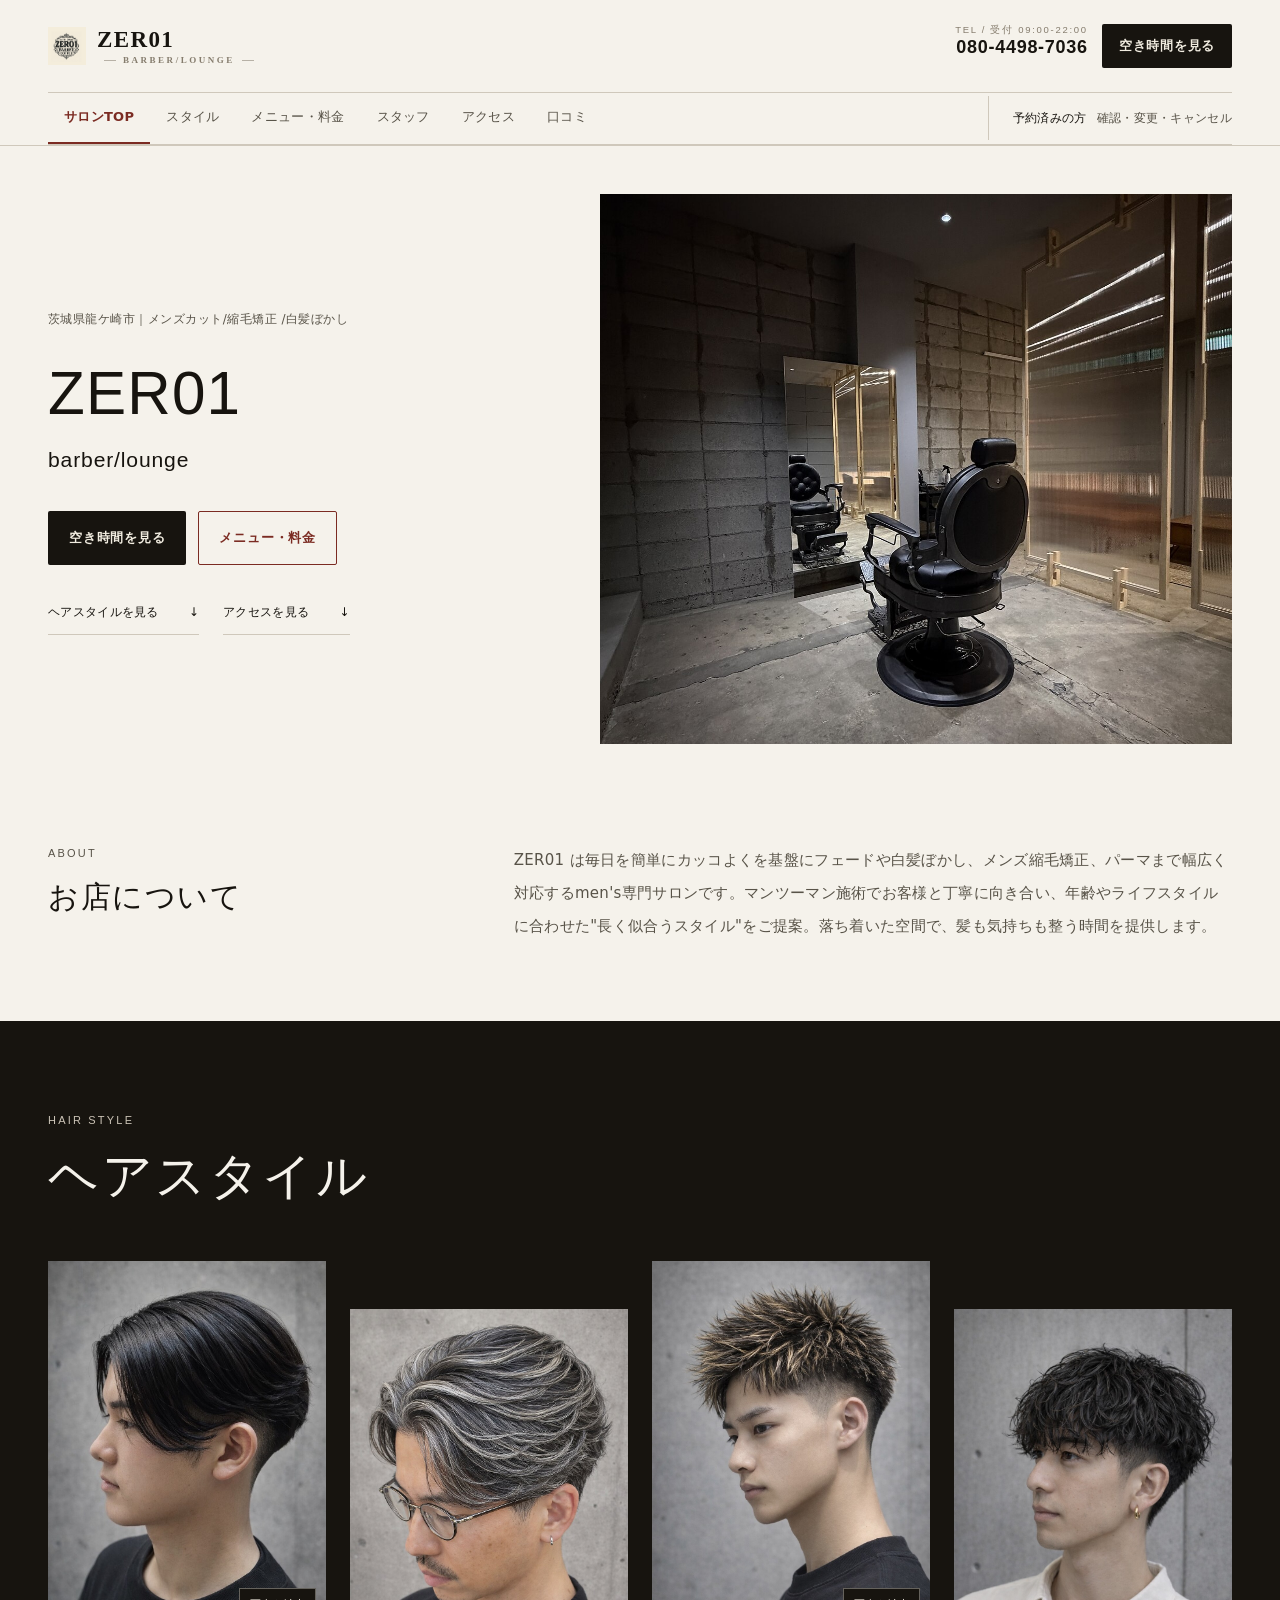
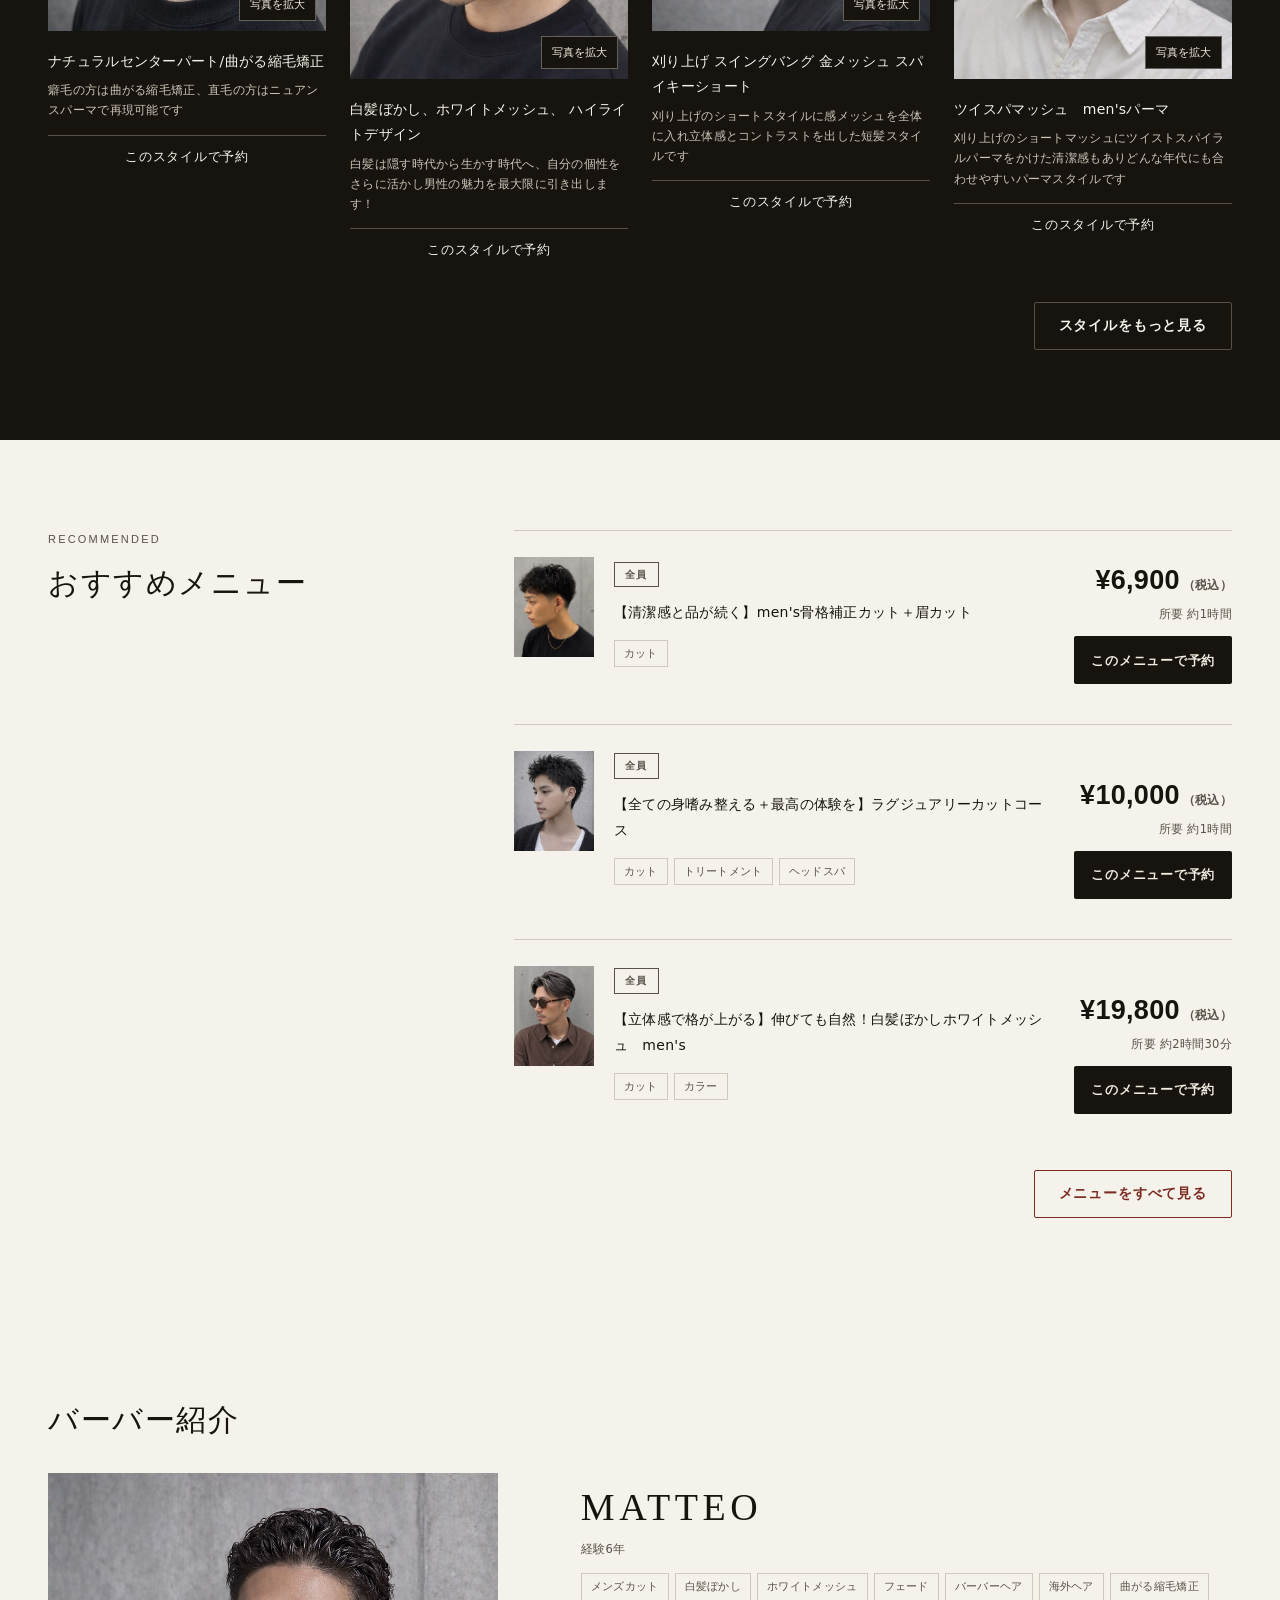
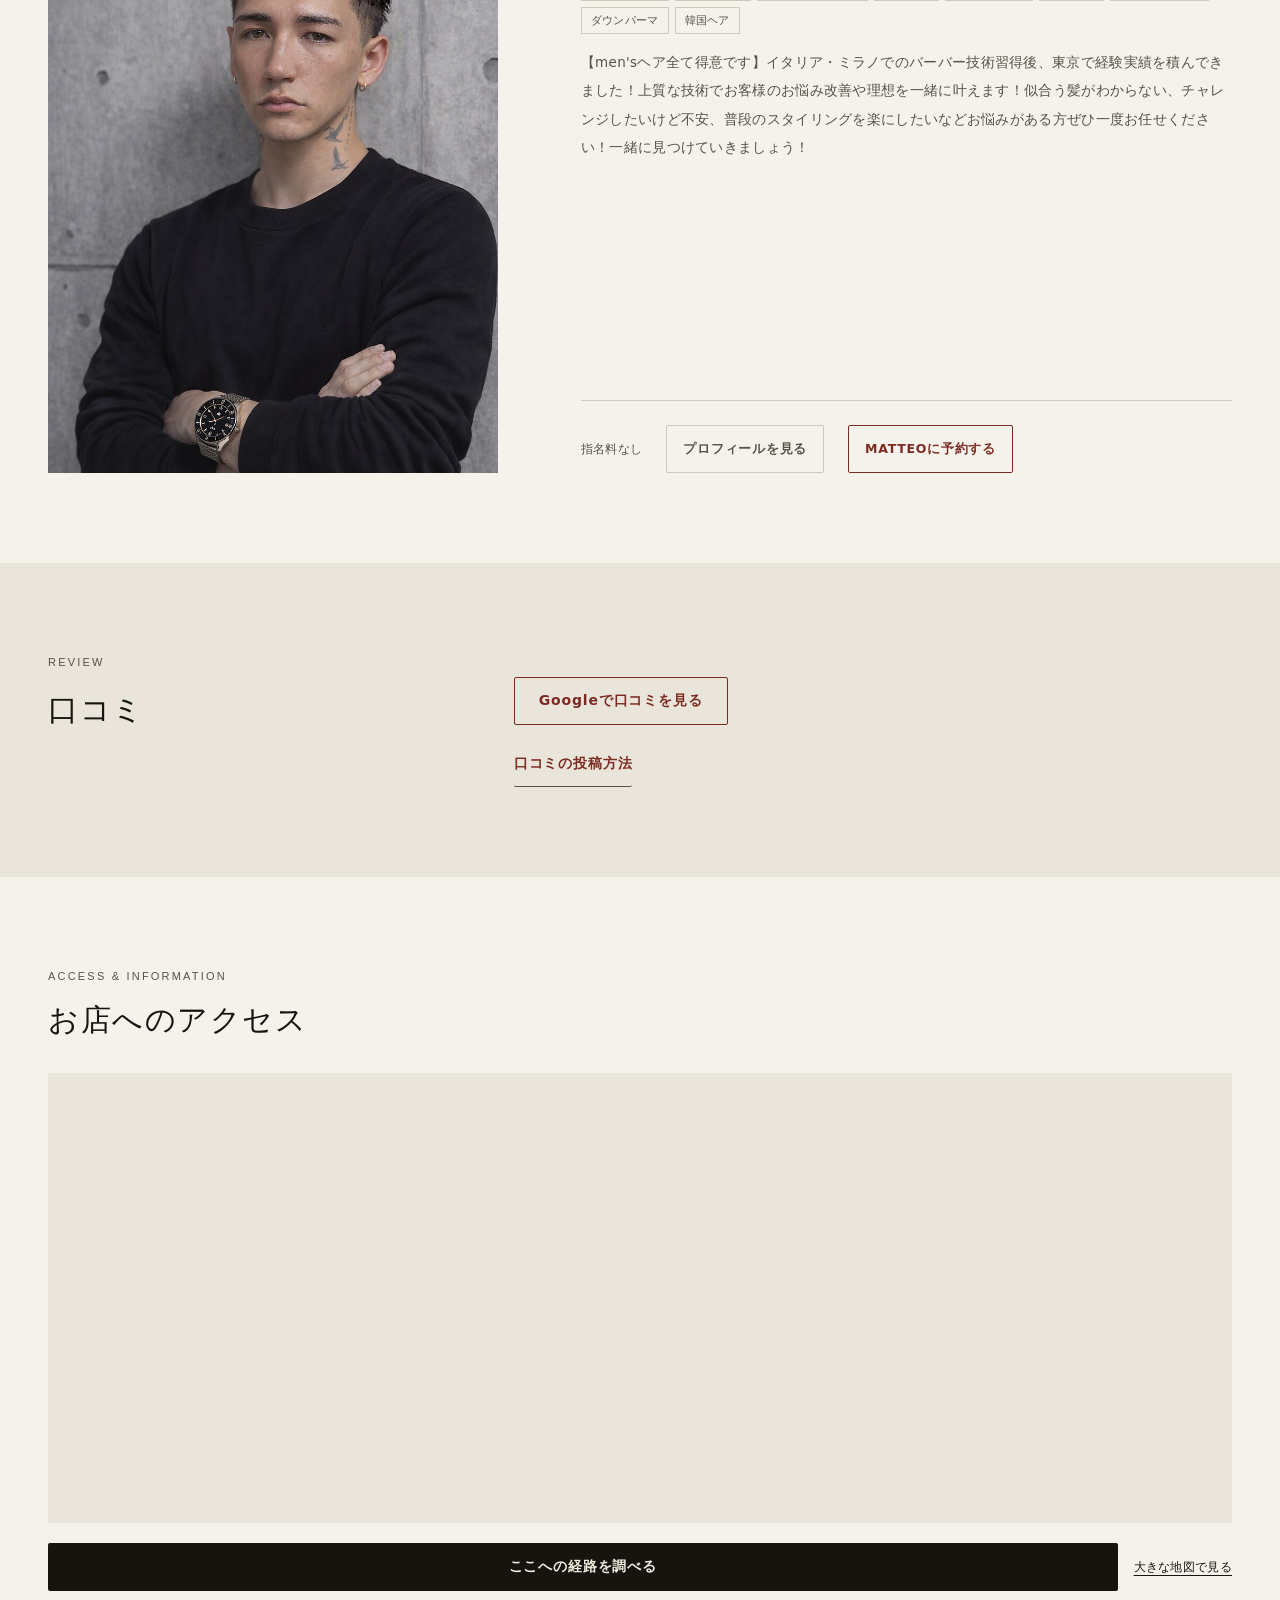
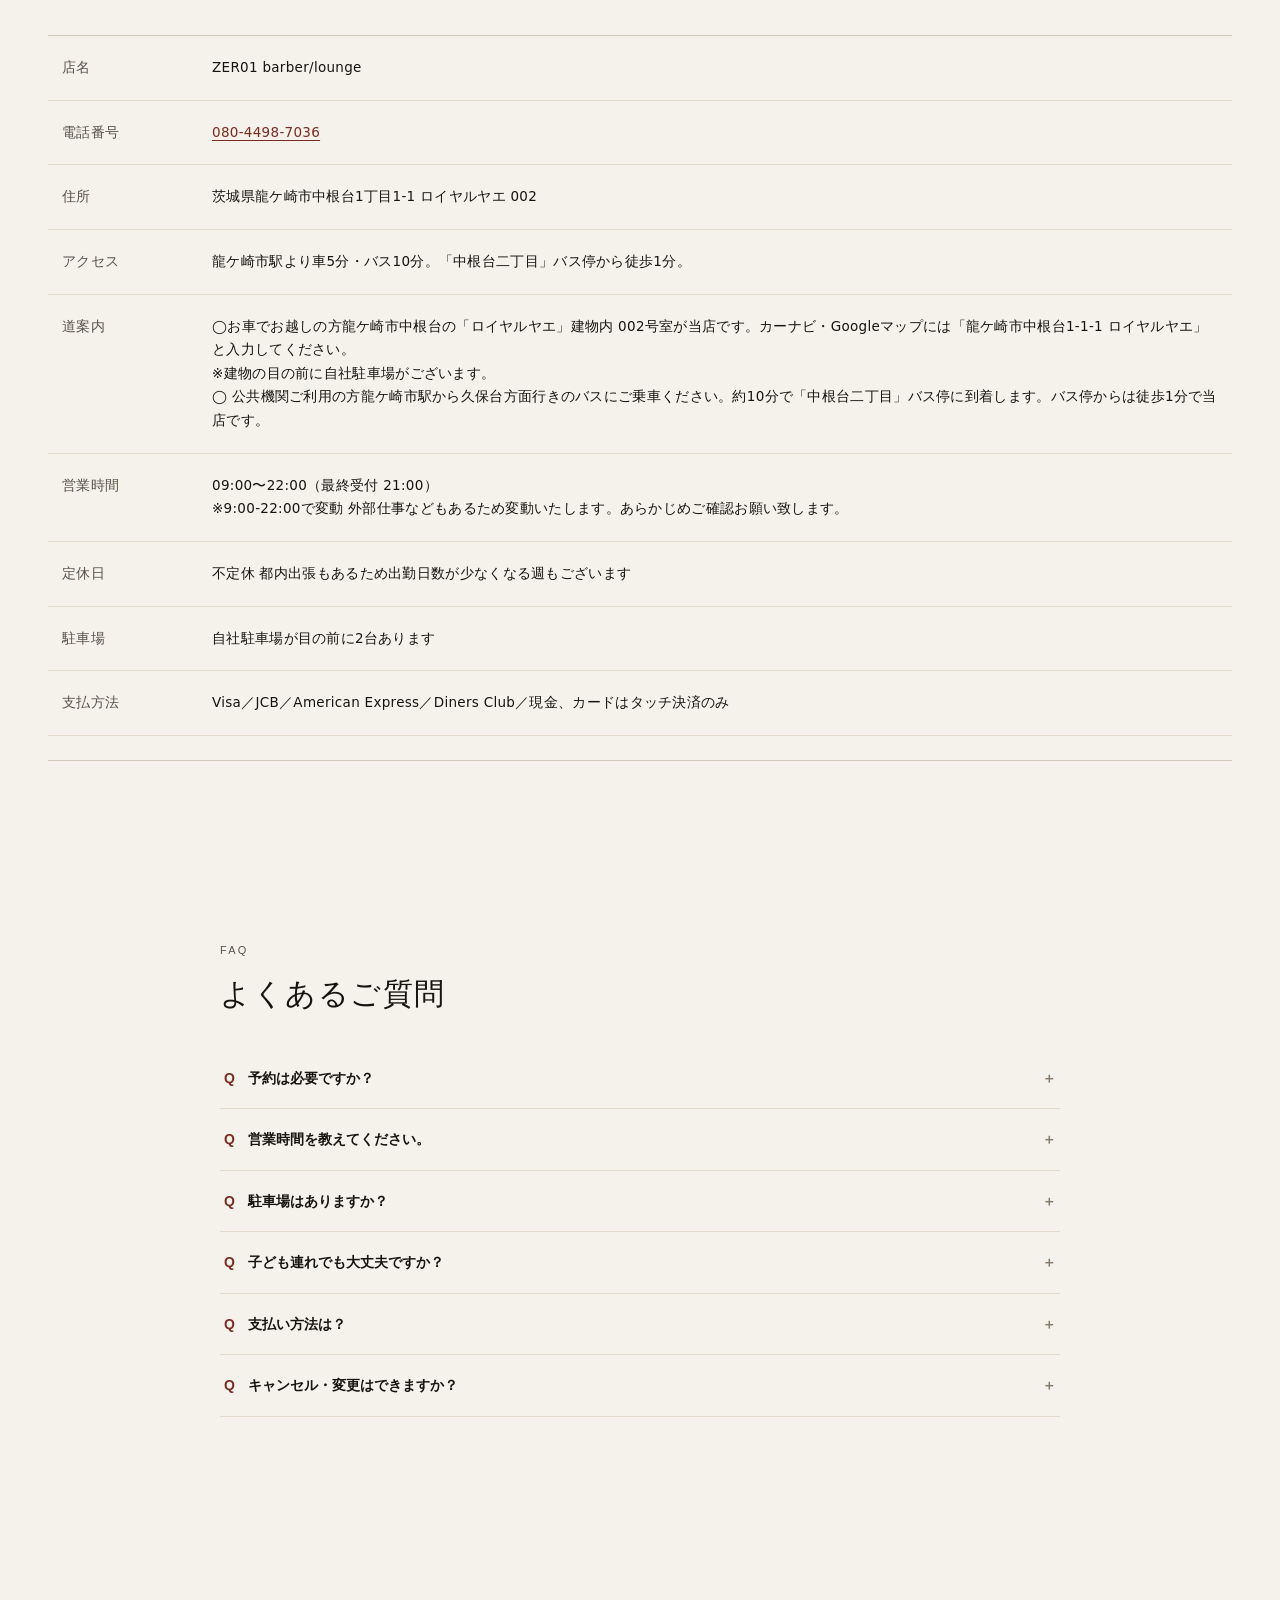
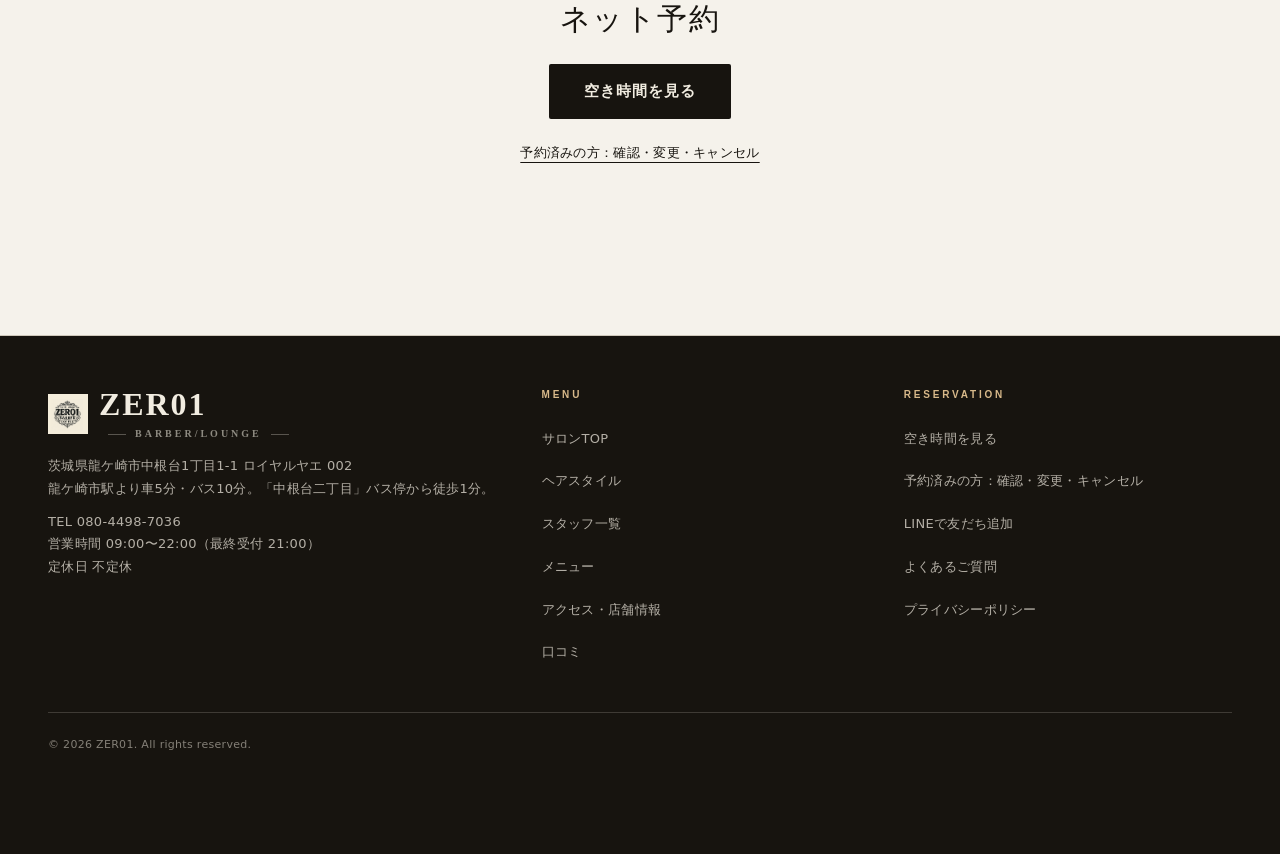
<file: index.html>
<!doctype html>
<html lang="ja">
<head>
  <meta charset="utf-8" />
  <meta name="viewport" content="width=device-width, initial-scale=1, viewport-fit=cover" />
  <meta name="theme-color" content="#f5f2eb" />
  <meta name="description" content="ZER01 barber/lounge（茨城県龍ケ崎市中根台）の公式サイト。メンズ専門。フェード・メンズ縮毛矯正・白髪ぼかし、メニューや店舗情報をご案内します。" />
  <title>ZER01 barber/lounge｜龍ケ崎のメンズ専門バーバー</title>

  <link rel="canonical" href="https://andenknt31113.github.io/salon-booking-site/" />
  <meta property="og:type" content="website" />
  <meta property="og:site_name" content="ZER01 barber/lounge" />
  <meta property="og:title" content="ZER01 barber/lounge｜龍ケ崎のメンズ専門バーバー" />
  <meta property="og:description" content="ZER01 barber/lounge（茨城県龍ケ崎市中根台）の公式サイト。メンズ専門。フェード・メンズ縮毛矯正・白髪ぼかし、メニューや店舗情報をご案内します。" />
  <meta property="og:url" content="https://andenknt31113.github.io/salon-booking-site/" />
  <meta property="og:image" content="https://andenknt31113.github.io/salon-booking-site/assets/ogp.png" />
  <meta property="og:image:width" content="1200" />
  <meta property="og:image:height" content="630" />
  <meta property="og:locale" content="ja_JP" />
  <meta name="twitter:card" content="summary_large_image" />
  <link rel="icon" href="favicon.svg" type="image/svg+xml" />
  <link rel="stylesheet" href="assets/css/style.css?v=77fa50d5dcded0b0165c2e196daf14f445f2518713d3171c6379af7853cad19f" />
  <link rel="stylesheet" href="assets/css/public.css?v=2e29be03828812cf5ece1c46c4c5d86f07738fefa0874b6fae974d5bfe7df244" />
  <link rel="stylesheet" href="assets/css/home.css?v=1d6e5badc1c12094c376ab5eabfd6c25caabdda69e8ef2dc89ab33d1673339fa" />
</head>
<body data-page="home">
  <div id="site-header"></div>

  <main id="main-content" tabindex="-1">
    <section class="hero container" aria-labelledby="hero-catch">
      <div class="hero-inner">
        <p class="hero-tagline" id="hero-tagline"><span>茨城県龍ケ崎市｜</span><span>メンズカット/縮毛矯正 /白髪ぼかし</span></p>
        <h1 id="hero-catch"><span class="hero-name">ZER01</span> <span class="hero-category">barber/lounge</span></h1>
        <div class="hero-cta">
          <a class="btn btn-primary btn-lg" href="reserve.html"><span class="booking-active-only">空き時間を見る</span><span class="booking-paused-only">予約方法を見る</span></a>
          <a class="btn btn-outline btn-lg" href="menu.html">メニュー・料金</a>
        </div>
        <div class="home-quick-links">
          <a class="home-text-link" href="#styles">ヘアスタイルを見る <span aria-hidden="true">↓</span></a>
          <a class="home-text-link" href="#info">アクセスを見る <span aria-hidden="true">↓</span></a>
        </div>
      </div>
      <figure class="hero-media" id="home-photo"><img class="hero-photo ph-photo-opt" src="assets/shop2.jpg" alt="ZER01の店内" width="1280" height="1061" fetchpriority="high" /></figure>
    </section>

    <section class="home-intro container" aria-labelledby="about-title">
      <div><span class="section-label">ABOUT</span><h2 class="section-title" id="about-title">お店について</h2></div>
      <div><p class="hero-desc" id="hero-desc">ZER01 は毎日を簡単にカッコよくを基盤にフェードや白髪ぼかし、メンズ縮毛矯正、パーマまで幅広く対応するmen&#39;s専門サロンです。マンツーマン施術でお客様と丁寧に向き合い、年齢やライフスタイルに合わせた&quot;長く似合うスタイル&quot;をご提案。落ち着いた空間で、髪も気持ちも整う時間を提供します。</p></div>
    </section>

    <!-- お知らせ -->
    <section class="container" style="margin-top:28px;">
      <!-- 管理ページの「お知らせ」に文章を入れると、ここに出ます -->
      <div class="notice is-info" id="shop-notice">
        <span id="shop-notice-text">ネット予約は準備中です。ご予約については店舗へお問い合わせください。</span>
      </div>
    </section>

    <!-- スタイル -->
    <section class="section home-styles style-collection" id="styles">
      <div class="container">
        <div class="section-head">
          <span class="section-label">HAIR STYLE</span>
          <h2 class="section-title">ヘアスタイル</h2>
        </div>
        <section class="style-grid" id="home-styles" aria-label="ヘアスタイル一覧">
    <article class="style-card">

    <div class="style-thumb ph" style="--ph-hue:150;">
      <span class="ph-stripes" aria-hidden="true"></span>

      <img class="ph-photo" src="assets/style1.jpg" alt="ナチュラルセンターパート/曲がる縮毛矯正" loading="lazy" />
    </div>
      <div class="style-body">
        <h3 class="style-title">ナチュラルセンターパート/曲がる縮毛矯正</h3>

        <p class="style-meta" style="color:var(--text-2);">癖毛の方は曲がる縮毛矯正、直毛の方はニュアンスパーマで再現可能です</p>

        <a class="btn btn-outline btn-sm style-book" href="reserve.html"
           data-style="ナチュラルセンターパート/曲がる縮毛矯正"><span>このスタイルで</span><span>予約</span></a>
      </div>
    </article>
    <article class="style-card">

    <div class="style-thumb ph" style="--ph-hue:42;">
      <span class="ph-stripes" aria-hidden="true"></span>

      <img class="ph-photo" src="assets/style3.jpg" alt="白髪ぼかし、ホワイトメッシュ、 ハイライトデザイン" loading="lazy" />
    </div>
      <div class="style-body">
        <h3 class="style-title">白髪ぼかし、ホワイトメッシュ、 ハイライトデザイン</h3>

        <p class="style-meta" style="color:var(--text-2);">白髪は隠す時代から生かす時代へ、自分の個性をさらに活かし男性の魅力を最大限に引き出します！</p>

        <a class="btn btn-outline btn-sm style-book" href="reserve.html"
           data-style="白髪ぼかし、ホワイトメッシュ、 ハイライトデザイン"><span>このスタイルで</span><span>予約</span></a>
      </div>
    </article>
    <article class="style-card">

    <div class="style-thumb ph" style="--ph-hue:18;">
      <span class="ph-stripes" aria-hidden="true"></span>

      <img class="ph-photo" src="assets/style4.jpg" alt="刈り上げ スイングバング 金メッシュ スパイキーショート" loading="lazy" />
    </div>
      <div class="style-body">
        <h3 class="style-title">刈り上げ スイングバング 金メッシュ スパイキーショート</h3>

        <p class="style-meta" style="color:var(--text-2);">刈り上げのショートスタイルに感メッシュを全体に入れ立体感とコントラストを出した短髪スタイルです</p>

        <a class="btn btn-outline btn-sm style-book" href="reserve.html"
           data-style="刈り上げ スイングバング 金メッシュ スパイキーショート"><span>このスタイルで</span><span>予約</span></a>
      </div>
    </article>
    <article class="style-card">

    <div class="style-thumb ph" style="--ph-hue:265;">
      <span class="ph-stripes" aria-hidden="true"></span>

      <img class="ph-photo" src="assets/style7.jpg" alt="ツイスパマッシュ　men&#39;sパーマ" loading="lazy" />
    </div>
      <div class="style-body">
        <h3 class="style-title">ツイスパマッシュ　men&#39;sパーマ</h3>

        <p class="style-meta" style="color:var(--text-2);">刈り上げのショートマッシュにツイストスパイラルパーマをかけた清潔感もありどんな年代にも合わせやすいパーマスタイルです</p>

        <a class="btn btn-outline btn-sm style-book" href="reserve.html"
           data-style="ツイスパマッシュ　men&#39;sパーマ"><span>このスタイルで</span><span>予約</span></a>
      </div>
    </article></section>
        <p class="section-more">
          <a class="btn btn-outline" href="gallery.html">スタイルをもっと見る</a>
        </p>
      </div>
    </section>

    <!-- おすすめメニュー -->
    <section class="section home-menu" id="menu">
      <div class="container">
        <div class="section-head">
          <!-- 「クーポン」「特別価格」とは書きません。
               ここに並ぶのは割引ではなく、組み合わせの決まったコースです（data.js 参照）。
               安くなると思って来られた方に、その場で違うと申し上げることになります。 -->
          <span class="section-label">RECOMMENDED</span>
          <h2 class="section-title">おすすめメニュー</h2>
        </div>
        <section class="coupon-list" id="home-coupons" aria-label="おすすめメニュー一覧">
    <article class="coupon">
      <img class="coupon-photo ph-photo-opt" src="assets/style11.jpg" alt="" />
      <div>
        <span class="coupon-badge is-all">全員</span>
        <h3>【清潔感と品が続く】men&#39;s骨格補正カット＋眉カット</h3>
        <ul class="tag-list"><li class="tag">カット</li></ul>


      </div>
      <div class="coupon-price">
        <div>

          <div class="price-now">¥6,900<small>（税込）</small></div>
          <div class="price-min">所要 約1時間</div>
        </div>
        <a class="btn btn-primary btn-sm" href="reserve.html?menu=sc0">このメニューで予約</a>
      </div>
    </article>
    <article class="coupon">
      <img class="coupon-photo ph-photo-opt" src="assets/style6.jpg" alt="" />
      <div>
        <span class="coupon-badge is-all">全員</span>
        <h3>【全ての身嗜み整える＋最高の体験を】ラグジュアリーカットコース</h3>
        <ul class="tag-list"><li class="tag">カット</li><li class="tag">トリートメント</li><li class="tag">ヘッドスパ</li></ul>


      </div>
      <div class="coupon-price">
        <div>

          <div class="price-now">¥10,000<small>（税込）</small></div>
          <div class="price-min">所要 約1時間</div>
        </div>
        <a class="btn btn-primary btn-sm" href="reserve.html?menu=sc1">このメニューで予約</a>
      </div>
    </article>
    <article class="coupon">
      <img class="coupon-photo ph-photo-opt" src="assets/skill4.jpg" alt="" />
      <div>
        <span class="coupon-badge is-all">全員</span>
        <h3>【立体感で格が上がる】伸びても自然！白髪ぼかしホワイトメッシュ　men&#39;s</h3>
        <ul class="tag-list"><li class="tag">カット</li><li class="tag">カラー</li></ul>


      </div>
      <div class="coupon-price">
        <div>

          <div class="price-now">¥19,800<small>（税込）</small></div>
          <div class="price-min">所要 約2時間30分</div>
        </div>
        <a class="btn btn-primary btn-sm" href="reserve.html?menu=sc2">このメニューで予約</a>
      </div>
    </article></section>
        <p class="section-more">
          <a class="btn btn-outline" href="menu.html">メニューをすべて見る</a>
        </p>
      </div>
    </section>

    <!-- スタッフ -->
    <section class="section home-owner" id="owner">
      <div class="container">
        <div class="section-head">
          <h2 class="section-title">バーバー紹介</h2>
        </div>
        <section class="staff-grid" id="home-staff" aria-label="バーバー一覧">
    <article class="staff-card staff-card-solo">
      <div class="avatar ph" style="--ph-hue:38;">
        <span class="ph-stripes" aria-hidden="true"></span>
        <img class="ph-photo" src="assets/staff-matteo.jpg" alt="MATTEO" loading="lazy" />
      </div>
      <div class="staff-body">
        <h3 class="staff-name">MATTEO</h3>
        <p class="staff-kana">経験6年</p>
        <ul class="tag-list"><li class="tag">メンズカット</li><li class="tag">白髪ぼかし</li><li class="tag">ホワイトメッシュ</li><li class="tag">フェード</li><li class="tag">バーバーヘア</li><li class="tag">海外ヘア</li><li class="tag">曲がる縮毛矯正</li><li class="tag">ダウンパーマ</li><li class="tag">韓国ヘア</li></ul>
        <div class="staff-message"><p>【men&#39;sヘア全て得意です】イタリア・ミラノでのバーバー技術習得後、東京で経験実績を積んできました！上質な技術でお客様のお悩み改善や理想を一緒に叶えます！似合う髪がわからない、チャレンジしたいけど不安、普段のスタイリングを楽にしたいなどお悩みがある方ぜひ一度お任せください！一緒に見つけていきましょう！</p></div>
        <div class="staff-booking">
          <p class="staff-fee">指名料なし</p>
          <a class="btn btn-ghost btn-sm" href="staff.html">プロフィールを見る</a>
          <a class="btn btn-outline btn-sm" href="reserve.html?staff=st01">MATTEOに予約する</a>
        </div>
      </div>
    </article></section>
      </div>
    </section>

    <!-- 口コミ -->
    <section class="section home-review" id="reviews">
      <div class="container">
        <div class="section-head">
          <span class="section-label">REVIEW</span>
          <h2 class="section-title">口コミ</h2>
        </div>
        <div class="review-list" id="home-reviews"><a class="btn btn-outline" href="https://www.google.com/maps/search/?api=1&amp;query=ZER01%20barber%2Flounge%20%E8%8C%A8%E5%9F%8E%E7%9C%8C%E9%BE%8D%E3%82%B1%E5%B4%8E%E5%B8%82%E4%B8%AD%E6%A0%B9%E5%8F%B01%E4%B8%81%E7%9B%AE1-1%20%E3%83%AD%E3%82%A4%E3%83%A4%E3%83%AB%E3%83%A4%E3%82%A8%20002" target="_blank" rel="noopener noreferrer">Googleで口コミを見る</a></div>
        <p class="section-more"><a class="btn btn-outline" id="home-review-link" href="reviews.html">口コミの投稿方法</a></p>
      </div>
    </section>

    <!-- 店舗情報 -->
    <section class="section home-access" id="info">
      <div class="container">
        <div class="section-head">
          <span class="section-label">ACCESS &amp; INFORMATION</span>
          <h2 class="section-title">お店へのアクセス</h2>
        </div>
        <section class="access-layout" id="home-access" aria-label="地図と来店のご案内"><div class="access-map">
      <iframe src="https://www.google.com/maps/embed?pb=!1m18!1m12!1m3!1d3230.6222145870834!2d140.168862!3d35.9317461!2m3!1f0!2f0!3f0!3m2!1i1024!2i768!4f13.1!3m3!1m2!1s0x602271a6a355aaa1%3A0x2dade64c4cecb546!2sZER01%20barber%20%26%20lounge!5e0!3m2!1sja!2sjp!4v1790677172199!5m2!1sja!2sjp" title="ZER01の場所を示すGoogleマップ" width="600" height="450" loading="lazy" referrerpolicy="strict-origin-when-cross-origin" allowfullscreen></iframe>
      <div class="map-actions">
        <a class="btn btn-primary" href="https://www.google.com/maps/dir/?api=1&destination=%E8%8C%A8%E5%9F%8E%E7%9C%8C%E9%BE%8D%E3%82%B1%E5%B4%8E%E5%B8%82%E4%B8%AD%E6%A0%B9%E5%8F%B01-1-1%20%E3%83%AD%E3%82%A4%E3%83%A4%E3%83%AB%E3%83%A4%E3%82%A8" target="_blank" rel="noopener noreferrer">ここへの経路を調べる</a>
        <a class="access-map-link" href="https://www.google.com/maps/search/?api=1&query=%E8%8C%A8%E5%9F%8E%E7%9C%8C%E9%BE%8D%E3%82%B1%E5%B4%8E%E5%B8%82%E4%B8%AD%E6%A0%B9%E5%8F%B01-1-1%20%E3%83%AD%E3%82%A4%E3%83%A4%E3%83%AB%E3%83%A4%E3%82%A8" target="_blank" rel="noopener noreferrer">大きな地図で見る</a>
      </div>
    </div></section>
        <div class="access-details">
        <table class="info-table"><tbody id="salon-info"><tr><th>店名</th><td>ZER01 barber/lounge</td></tr><tr><th>電話番号</th><td><a href="tel:08044987036">080-4498-7036</a></td></tr><tr><th>住所</th><td>茨城県龍ケ崎市中根台1丁目1-1 ロイヤルヤエ 002</td></tr><tr><th>アクセス</th><td>龍ケ崎市駅より車5分・バス10分。「中根台二丁目」バス停から徒歩1分。</td></tr><tr><th>道案内</th><td>◯お車でお越しの方龍ケ崎市中根台の「ロイヤルヤエ」建物内 002号室が当店です。カーナビ・Googleマップには「龍ケ崎市中根台1-1-1 ロイヤルヤエ」と入力してください。<br />※建物の目の前に自社駐車場がございます。<br />◯ 公共機関ご利用の方龍ケ崎市駅から久保台方面行きのバスにご乗車ください。約10分で「中根台二丁目」バス停に到着します。バス停からは徒歩1分で当店です。</td></tr><tr><th>営業時間</th><td>09:00〜22:00（最終受付 21:00）<br />※9:00-22:00で変動 外部仕事などもあるため変動いたします。あらかじめご確認お願い致します。</td></tr><tr><th>定休日</th><td>不定休 都内出張もあるため出勤日数が少なくなる週もございます</td></tr><tr><th>駐車場</th><td>自社駐車場が目の前に2台あります</td></tr><tr><th>支払方法</th><td>Visa／JCB／American Express／Diners Club／現金、カードはタッチ決済のみ</td></tr></tbody></table>
        </div>
      </div>
    </section>

    <!-- FAQ -->
    <section class="section section-alt" id="faq">
      <div class="container-narrow">
        <div class="section-head">
          <span class="section-label">FAQ</span>
          <h2 class="section-title">よくあるご質問</h2>
        </div>
        <div id="faq-list"></div>
      </div>
    </section>

    <!-- CTA -->
    <section class="section">
      <div class="container-narrow" style="text-align:center;">
        <h2 class="section-title" style="margin-bottom:24px;">ネット予約</h2>
        <a class="btn btn-primary btn-lg" href="reserve.html"><span class="booking-active-only">空き時間を見る</span><span class="booking-paused-only">予約方法を見る</span></a>
        <p><a class="reservation-lookup-link" href="mypage.html">予約済みの方：確認・変更・キャンセル</a></p>
      </div>
    </section>
  </main>

  <div id="site-footer"></div>

  <script src="assets/js/data.js?v=71bca6db4ee9e3d4578691918a02eadec6e88198e6e825dcdd20d18370101d1e"></script>
<script src="assets/js/published-menus.js?v=9128053ef54b80337eaafe418d80a039cb002f346a8c1ae2708ba29f36d2f586"></script>
<script src="assets/js/common.js?v=68d5f671ebee34dd3aab139ba4ec0175d72f3d145c1d417bf741c0d73bc682ba"></script>
  <script src="assets/js/pages.js?v=df49fb41c618b5f2400bbcd74c8967f69da2ef1d1a644d34718691d3daaa5d40"></script>
</body>
</html>
</file>
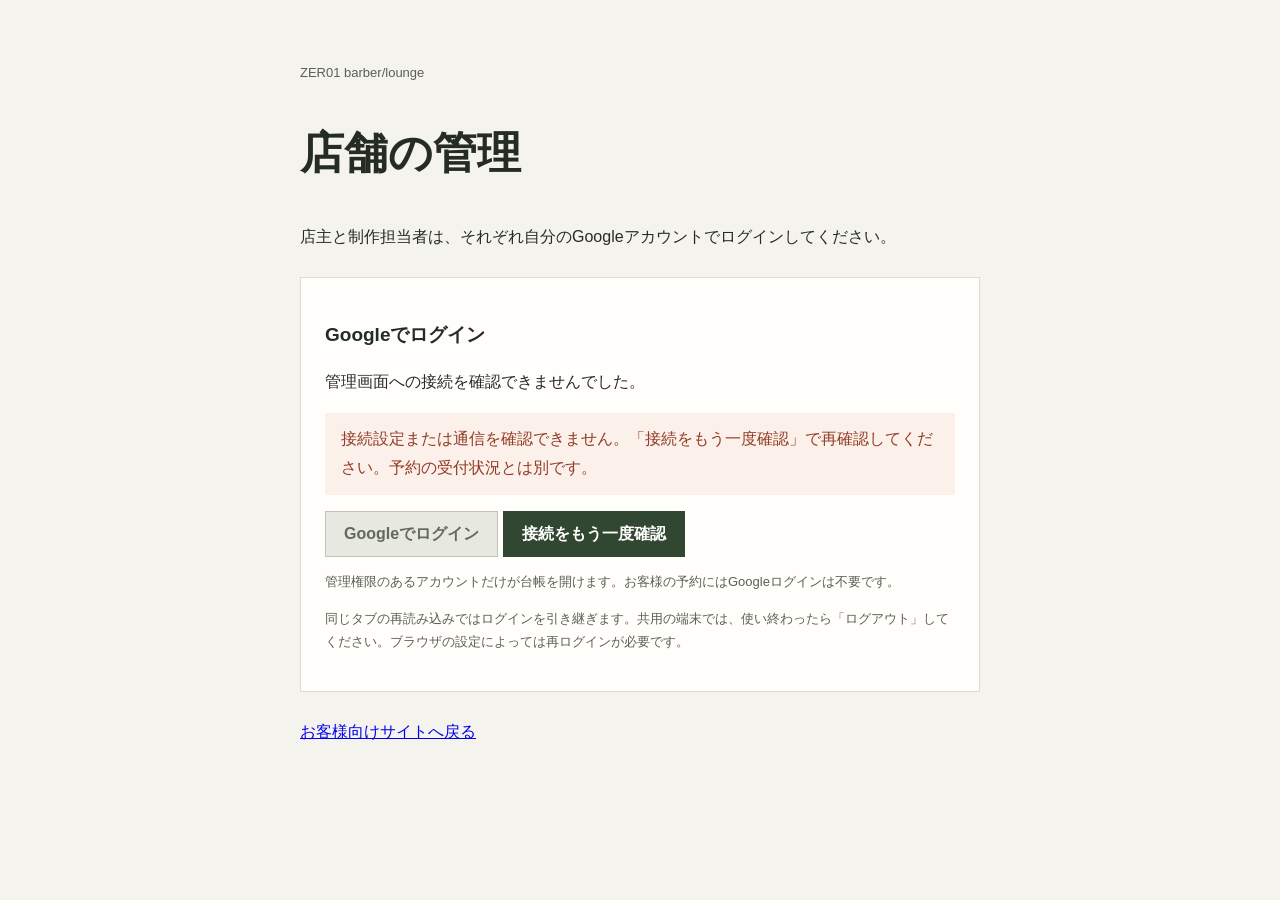
<file: admin-google.html>
<!doctype html>
<html lang="ja">
<head>
  <meta charset="utf-8" />
  <meta name="viewport" content="width=device-width, initial-scale=1" />
  <meta name="robots" content="noindex, nofollow" />
  <title>店舗の管理 | ZER01</title>
  <link rel="icon" href="favicon.svg" type="image/svg+xml" />
  <link rel="stylesheet" href="assets/css/admin-portal.css" />
  <script src="assets/js/data.js?v=20261002-recovery"></script>
  <script src="assets/js/admin-data.js?v=20261112-admin-fields"></script>
  <script type="module" src="assets/js/admin-portal.js?v=20261112-admin-fields"></script>
</head>
<body>
  <main id="login-view">
    <p class="eyebrow">ZER01 barber/lounge</p>
    <h1>店舗の管理</h1>
    <p>店主と制作担当者は、それぞれ自分のGoogleアカウントでログインしてください。</p>
    <section class="panel" aria-labelledby="login-heading">
      <h2 id="login-heading">Googleでログイン</h2>
      <p id="login-status" role="status">接続を確認しています。</p>
      <p id="login-error" role="alert" hidden></p>
      <button id="google-login" type="button" disabled>Googleでログイン</button>
      <button id="retry-connection" type="button" hidden>接続をもう一度確認</button>
      <button id="retry-access" type="button" hidden>台帳をもう一度読み込む</button>
      <p class="hint">管理権限のあるアカウントだけが台帳を開けます。お客様の予約にはGoogleログインは不要です。</p>
      <p class="hint">同じタブの再読み込みではログインを引き継ぎます。共用の端末では、使い終わったら「ログアウト」してください。ブラウザの設定によっては再ログインが必要です。</p>
    </section>
    <p><a href="index.html">お客様向けサイトへ戻る</a></p>
  </main>
  <main id="management-view" hidden>
    <header class="workspace-bar">
      <strong>ZER01 店舗の管理</strong>
      <div><span id="account-label"></span><button id="google-logout" type="button">ログアウト</button></div>
    </header>
    <iframe id="admin-frame" title="店舗の管理画面" sandbox="allow-scripts allow-same-origin allow-modals allow-downloads"></iframe>
  </main>
</body>
</html>
</file>
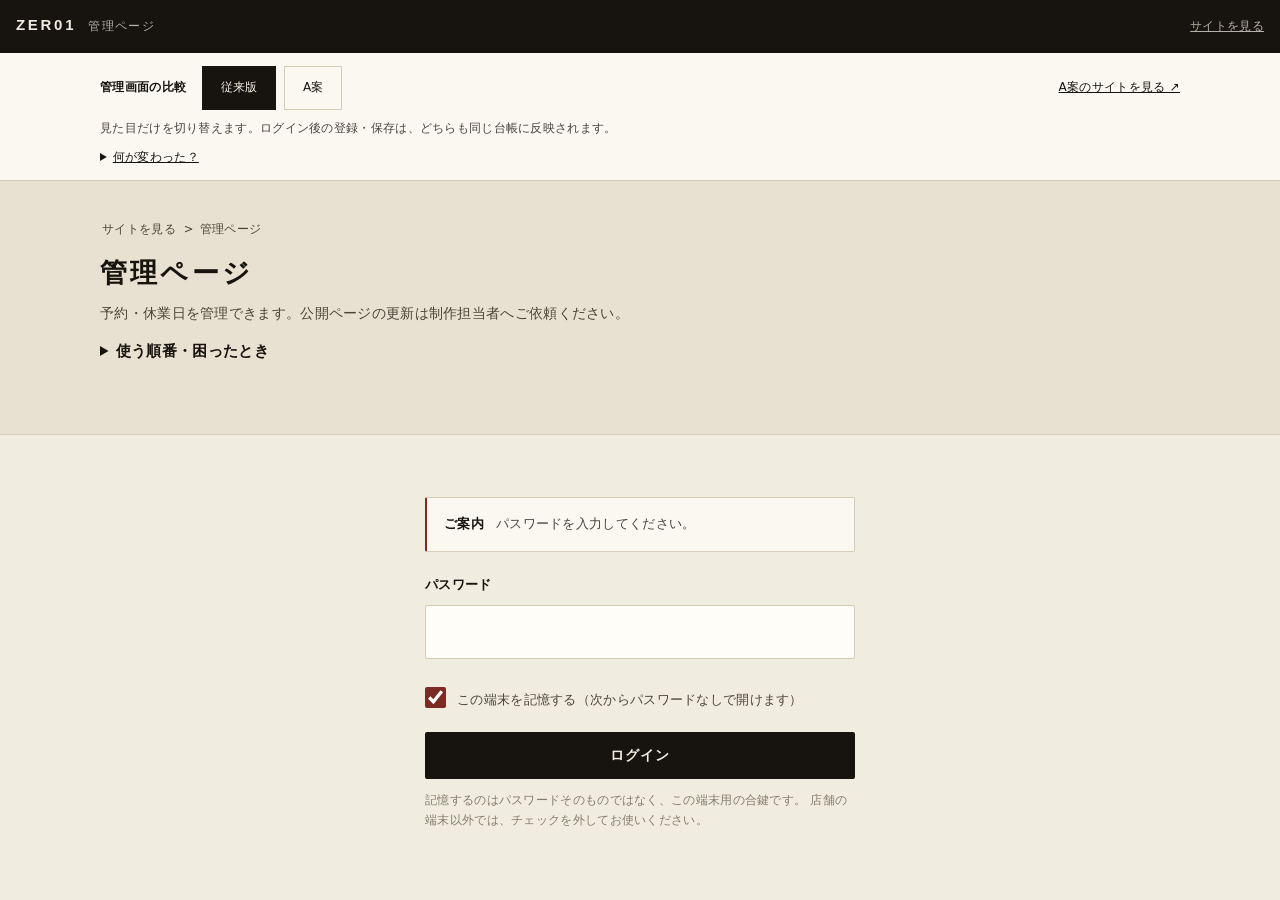
<file: admin.html>
<!doctype html>
<html lang="ja">
<head>
  <meta charset="utf-8" />
  <meta name="viewport" content="width=device-width, initial-scale=1, viewport-fit=cover" />
  <meta name="theme-color" content="#F1ECE0" />
  <meta name="robots" content="noindex, nofollow" />
  <title>管理ページ</title>
  <script>
    if (location.protocol === 'https:' && window.top === window) {
      location.replace(new URL('admin-google.html', location.href));
    }
  </script>
  <link rel="icon" href="favicon.svg" type="image/svg+xml" />
  <link rel="stylesheet" href="assets/css/style.css?v=20261005-change-receipt" />
  <link rel="stylesheet" href="assets/css/admin-design.css?v=20260929-flow" />
  <script src="assets/js/admin-design.js"></script>
</head>
<body data-page="admin">
  <div id="site-header"></div>

  <aside class="admin-design-review" aria-label="管理画面のデザイン比較">
    <div class="container">
      <div class="admin-design-choices" role="group" aria-label="管理画面の見た目">
        <span>管理画面の比較</span>
        <button type="button" data-admin-design-choice="current" aria-pressed="true">従来版</button>
        <button type="button" data-admin-design-choice="a" aria-pressed="false">A案</button>
        <a href="design-a.html">A案のサイトを見る ↗</a>
      </div>
      <p>見た目だけを切り替えます。ログイン後の登録・保存は、どちらも同じ台帳に反映されます。</p>
      <details>
        <summary>何が変わった？</summary>
        <p>A案は左に作業メニュー、右に作業内容を配置します。スマホでは作業メニューが上に並びます。名簿は名前の行から履歴を開く形です。お客様の名前や予約データは変更していません。</p>
        <p>「お客様」→名前の行→「○○様の電話予約」で、選んだ方のお名前・電話番号を入力できます。日時とメニューを確認して「台帳に入れる」を押すまでは登録しません。この機能は従来版でも使えます。</p>
      </details>
    </div>
  </aside>

  <main>
    <div class="page-head">
      <div class="container">
        <nav class="breadcrumb" aria-label="パンくず">
          <a href="index.html">サロンTOP</a><span>&gt;</span><span>管理ページ</span>
        </nav>
        <h1><span class="admin-current-only">管理ページ</span><span class="admin-a-only">店舗の管理</span></h1>
        <p>予約・休業日を管理できます。公開ページの更新は制作担当者へご依頼ください。</p>
        <details class="admin-site-edit">
          <summary>使う順番・困ったとき</summary>
          <p>営業前は「最新の予定を読み込む」→「今日の予約」。電話を受けたら「電話予約を入れる」、前回の内容は「お客様」、お休みは「休業日」から確認できます。</p>
          <p>保存や登録に失敗したように見えても、繰り返し登録せず、最新の台帳に入っているか確認してください。電話予約ではお客様へメールを送りません。</p>
          <p>予定を読み込めないときは、表示中の空き時間で予約を確約しないでください。希望日時と連絡先を仮受付の控えに残し、台帳を確認できてから確定をお伝えします。</p>
          <p>ログインできない場合は何度も試さず、制作担当者へ連絡してください。パスワードやお客様の情報を公開ページ・共有画像へ載せないでください。</p>
        </details>
      </div>
    </div>

    <!-- ログイン -->
    <section class="section" id="gate">
      <div class="container-narrow" style="max-width:430px;">
        <div class="notice" id="gate-notice">
          <b>ご案内</b>
          <span id="gate-message">パスワードを入力してください。</span>
        </div>
        <div class="form-field">
          <label for="passcode">パスワード</label>
          <input class="input" type="password" id="passcode" autocomplete="current-password" />
          <p class="field-error" id="gate-error" role="alert"></p>
        </div>
        <label class="checkbox-line" style="margin-bottom:14px;">
          <input type="checkbox" id="remember-me" checked />
          <span>この端末を記憶する（次からパスワードなしで開けます）</span>
        </label>
        <button class="btn btn-primary btn-block" type="button" id="gate-btn">ログイン</button>
        <p style="font-size:11.5px;color:var(--muted);margin-top:12px;line-height:1.7;">
          記憶するのはパスワードそのものではなく、この端末用の合鍵です。
          店舗の端末以外では、チェックを外してお使いください。
        </p>
      </div>
    </section>

    <!-- 本体 -->
    <section class="section" id="dashboard" hidden>
      <div class="container">

        <details id="booking-notifications" class="admin-site-edit" data-poll-ms="60000">
          <summary><span aria-hidden="true">🔔</span> 予約の通知 <span id="notification-count" role="status">未読0件</span> <span id="notification-health" role="status" hidden></span></summary>
          <p>この画面を開いている間、1分ごとに変更を確認します。予定表と書きかけの内容は自動で書き換えません。通知はこの画面を開いてからの差分で、閉じると消えます。</p>
          <p id="notification-status" role="status"></p>
          <button class="btn btn-outline btn-sm" id="notification-check" type="button">今すぐ確認</button>
          <button class="btn btn-ghost btn-sm" id="notification-read" type="button">すべて確認済みにする</button>
          <div id="notification-list"></div>
        </details>

        <div id="admin-tabs">
          <div class="tabs" aria-label="予約とお客様の管理">
          <button class="tab" type="button" data-pane="reserve" aria-selected="true">予約一覧</button>
          <button class="tab" type="button" data-pane="customers" aria-selected="false">お客様</button>
          <button class="tab" type="button" data-pane="numbers" aria-selected="false">数字</button>
          <button class="tab" type="button" data-pane="closed" aria-selected="false">休業日</button>
          </div>
          <details id="site-edit-tabs" class="admin-site-edit">
            <summary>サイトの編集・設定</summary>
            <div class="tabs" aria-label="サイトの編集">
          <button class="tab" type="button" data-pane="menus" aria-selected="false">単品メニュー</button>
          <button class="tab" type="button" data-pane="coupons" aria-selected="false">おすすめメニュー</button>
          <button class="tab" type="button" data-pane="styles" aria-selected="false">写真</button>
          <button class="tab" type="button" data-pane="reviews" aria-selected="false">口コミ</button>
          <button class="tab" type="button" data-pane="settings" aria-selected="false">店舗情報</button>
          <button class="btn btn-ghost btn-sm" type="button" id="forget-device"
                  style="margin-left:auto;">この端末の記憶を消す</button>
            </div>
          </details>
        </div>

        <!-- 予約一覧 -->
        <div class="admin-pane" data-pane="reserve">
          <div class="admin-workspace-header">
            <h2 class="admin-pane-title">予約一覧</h2>
            <button class="btn btn-primary" type="button" id="add-booking">＋ 電話予約を入れる</button>
          </div>
          <p id="reservation-freshness" role="status">予定を読み込んでいます。</p>
          <div class="notice is-warn" id="mail-alert" role="alert" hidden></div>
          <div class="admin-reserve-controls">
          <button class="btn btn-outline btn-sm" type="button" id="refresh-reservations">最新の予定を読み込む</button>
          <!-- 予定の見せ方。既定は一覧です（理由は admin.js の reserveView に書いています） -->
          <div class="view-switch" id="reserve-view" role="group" aria-label="予定の見せ方">
            <button class="tab" type="button" data-view="list" aria-selected="true">一覧</button>
            <button class="tab" type="button" data-view="calendar" aria-selected="false">カレンダー</button>
          </div>
          </div>

          <div class="toolbar admin-reservation-filters">
            <button class="btn btn-outline btn-sm" type="button" id="filter-today">今日の予約</button>
            <div class="admin-day-controls" role="group" aria-label="予約を表示する日">
              <button class="btn btn-ghost btn-sm" type="button" id="filter-previous" aria-label="前日の予約を表示">前日</button>
              <input class="input" type="date" id="filter-date" aria-label="予約を表示する日" />
              <button class="btn btn-ghost btn-sm" type="button" id="filter-next" aria-label="翌日の予約を表示">翌日</button>
            </div>
            <select class="select" id="filter-status" aria-label="予約の状態で絞り込む">
              <option value="all">すべての状態</option>
              <option value="reserved">予約確定のみ</option>
              <option value="cancelled">キャンセルのみ</option>
            </select>
            <button class="btn btn-ghost btn-sm" type="button" id="filter-reset">すべての日・状態に戻す</button>
            <button class="btn btn-ghost btn-sm" type="button" id="export-csv">表示条件でCSV</button>
          </div>
          <p class="note admin-filter-summary" id="reservation-filter-summary" role="status"></p>

          <!-- 電話・来店で受けた予約を台帳に入れる。ここに入れないとネット予約と重なります -->
          <div class="booking-card" id="add-booking-form" hidden style="border-left-color:var(--accent);">
            <p class="notice is-info" id="ab-customer" tabindex="-1" hidden></p>
            <p class="note" style="margin:0 0 14px;">
              電話やご来店で受けたご予約を入れます。<b>ここに入れておかないと、
              同じ時間にネット予約が入ってしまいます。</b>お客様へのメールは送りません。
            </p>
            <p class="note" id="ab-recovery" role="status"></p>
            <fieldset id="ab-fields" style="border:0;padding:0;margin:0;min-width:0;">
            <legend class="sr-only">電話・来店の予約内容</legend>
            <label class="form-field">
              <span>登録済みメニューから入力する（任意）</span>
              <select class="select" id="ab-menu-preset"><option value="">メニュー・時間・金額を手入力</option></select>
              <span class="note" id="ab-menu-hint">選んだ内容は、登録前に確認・変更できます。</span>
            </label>
            <p class="note" id="ab-presets-status" role="status" aria-live="polite" hidden></p>
            <div class="add-grid">
              <label class="form-field" style="margin:0;">
                <span>来店日</span>
                <input class="input" type="date" id="ab-date" />
              </label>
              <label class="form-field" style="margin:0;">
                <span>開始</span>
                <select class="select" id="ab-time" aria-label="開始時刻（10分刻み）"><option value="">開始時刻を選択</option></select>
              </label>
              <!-- 数字の欄を type="number" にすると、日本語入力のまま打った全角
                   （「９０」「４５００」）が入らず空欄になります。所要は既定の60分、
                   金額は0円として黙って登録され、90分の施術に60分しか枠を押さえられません。
                   文字として受け取り、admin.js で半角に直します。 -->
              <label class="form-field" style="margin:0;">
                <span>所要（分）</span>
                <input class="input" type="text" id="ab-minutes" value="60" inputmode="numeric" />
              </label>
              <label class="form-field" style="margin:0;">
                <span>金額（任意）</span>
                <input class="input" type="text" id="ab-price" inputmode="numeric" placeholder="0" />
              </label>
            </div>
            <label class="form-field" style="margin:12px 0 0;">
              <span>お名前</span>
              <input class="input" type="text" id="ab-name" placeholder="山田 太郎" />
            </label>
            <label class="form-field" style="margin:12px 0 0;">
              <span>電話番号（任意）</span>
              <input class="input" type="tel" id="ab-tel" inputmode="tel" placeholder="09012345678" />
            </label>
            <label class="form-field" style="margin:12px 0 0;">
              <span>メニュー（任意）</span>
              <input class="input" type="text" id="ab-menu" placeholder="メンズカット" />
            </label>
            <label class="form-field" style="margin:12px 0 0;">
              <span>メモ（任意）</span>
              <input class="input" type="text" id="ab-memo" placeholder="電話で受付。前回より短め希望" />
            </label>
            </fieldset>
            <p class="field-error" id="ab-error"></p>
            <button class="btn btn-outline btn-sm" type="button" id="ab-check" hidden>前の電話受付の登録結果を確認</button>
            <div style="display:flex;gap:10px;margin-top:14px;">
              <button class="btn btn-ghost btn-sm" type="button" id="ab-cancel">やめる</button>
              <button class="btn btn-primary btn-sm" type="button" id="ab-save" style="flex:1;">台帳に入れる</button>
            </div>
          </div>

          <!-- 電話予約を入れた結果。ページ末尾の保存メッセージは予約カードの下に
               埋もれてしまい、スマホでは画面に入りません -->
          <p class="notice is-info" id="add-result" hidden></p>

          <!-- カレンダー表示。お客様向けの空席カレンダー（reserve.html）と同じ
               「横＝日付／縦＝時間」のマス目です。出すものだけが違い、
               あちらは○×（空いているか）、こちらはお名前（誰が入っているか）です。 -->
          <div id="admin-calendar" hidden>
            <div class="calendar-nav">
              <button class="btn btn-ghost btn-sm" type="button" id="acal-prev">&lt; 前の7日</button>
              <strong id="acal-range"></strong>
              <button class="btn btn-ghost btn-sm" type="button" id="acal-next">次の7日 &gt;</button>
            </div>
            <!-- 横に長い表です。はみ出す分はこの中だけで送ります（ページ本体は揺らしません） -->
            <div class="calendar-scroll">
              <table class="calendar admin-cal">
                <thead id="acal-head"></thead>
                <tbody id="acal-body"></tbody>
              </table>
            </div>
            <p class="legend">
              <span><b>お名前</b>＝ご予約（押すと下に詳細が出ます）</span>
              <span class="few">斜線</span><span>＝お休み・受付を止めている時間</span>
              <span class="none"><s>取り消し線</s>＝キャンセル済み（その枠は空いています）</span>
            </p>
          </div>

          <div id="admin-rows"></div>
        </div>

        <!-- お客様（予約台帳を電話番号でまとめたもの。新しく溜めているデータではありません） -->
        <div class="admin-pane" data-pane="customers" hidden>
          <h2 class="admin-a-only admin-pane-title">お客様の名簿</h2>
          <div class="toolbar">
            <input class="input" type="search" id="customer-search"
                   placeholder="お名前・電話番号で探す" aria-label="名簿を名前・電話番号で検索" autocomplete="off" />
            <select class="select" id="customer-sort" aria-label="名簿の並び順">
              <option value="recent">過去の予約が新しい順</option>
              <option value="visits">過去の予約が多い順</option>
              <option value="name">お名前の順</option>
            </select>
            <button class="btn btn-ghost btn-sm" type="button" id="clear-customer-search" disabled>検索をクリア</button>
          </div>
          <details class="admin-customer-help">
            <summary>名簿の見方</summary>
            <p class="note">名前の行を押すと、連絡先・施術メモ・すべての予約履歴が開きます。予約台帳を電話番号でまとめた名簿です。
              過去の予約件数は、実際の来店回数ではありません。電話番号のない予約は予約一覧から確認してください。</p>
          </details>
          <p class="note" id="customer-count" role="status"></p>
          <nav id="customer-pages" class="toolbar" aria-label="名簿のページ" hidden>
            <button class="btn btn-outline" type="button" id="customer-previous" disabled>前の50件</button>
            <span class="note" id="customer-page-label"></span>
            <button class="btn btn-outline" type="button" id="customer-next" disabled>次の50件</button>
          </nav>
          <div id="customer-rows"></div>
        </div>

        <!-- 数字（掲載を続けるかどうかを、月に1回ここで決めます）
             中身はすべて admin.js の renderNumbers が描きます。
             台帳にある実績だけを出し、足りないものは「分かりません」と出します。 -->
        <div class="admin-pane" data-pane="numbers" hidden>
          <p class="note" style="margin:0 0 16px;">
            ホットペッパーの掲載を続けるかどうかを決めるための画面です。
            <b>ご来店日</b>でその月に数えています。台帳にある分だけなので、
            ホットペッパー経由のご予約は、ここには入っていません。
          </p>
          <div class="view-switch" id="numbers-month" role="group" aria-label="どの月を見るか">
            <button class="tab" type="button" data-month="0" aria-selected="true">今月</button>
            <button class="tab" type="button" data-month="-1" aria-selected="false">先月</button>
          </div>
          <div id="numbers-body"></div>
        </div>

        <!-- 休業日 -->
        <div class="admin-pane" data-pane="closed" hidden>
          <h2 class="admin-a-only admin-pane-title">休業日</h2>
          <p class="note" style="margin:0 0 16px;">
            日付だけ入れると<b>その日は終日お休み</b>になります。<br />
            開始と終了も入れると、<b>その時間帯だけ</b>予約を止められます
            （例：8月20日 14:00〜16:00）。外部のお仕事や仕入れのときにお使いください。
          </p>
          <!-- 日を押すだけで終日休みを入り切りできる月表示。
               出張で1週間まとめて塞ぐとき、下の一覧に7行足すのは時間がかかります。
               時間帯だけの休みとメモは日を押すだけでは表せないので、一覧も残します。 -->
          <div class="closed-cal-head">
            <button class="btn btn-ghost btn-sm" type="button" id="ccal-prev">＜ 前の月</button>
            <strong id="ccal-title" aria-live="polite" aria-atomic="true"></strong>
            <button class="btn btn-ghost btn-sm" type="button" id="ccal-next">次の月 ＞</button>
          </div>
          <div id="closed-cal"></div>
          <p class="note" style="margin:10px 0 18px;">
            日を押すと<b>終日お休みの入り切り</b>ができます。
            時間帯だけ止めたいときと、メモを書きたいときは下の一覧をお使いください。
          </p>
          <div id="closed-rows"></div>
          <button class="btn btn-ghost btn-sm" type="button" data-add="closed">＋ 休業日を追加</button>
          <!-- 保存ボタンは画面の下に貼り付けます。ページのいちばん下に置くと、
               1か所直しただけでも下まで指を送ることになり、
               その途中でお客様に呼ばれると保存を押さないまま画面を離れます。 -->
          <div class="admin-savebar">
            <p class="admin-savebar-note" data-note="closed"></p>
            <button class="btn btn-primary" type="button" data-save="closed">休業日を保存</button>
          </div>
        </div>

        <!-- メニュー -->
        <div class="admin-pane" data-pane="menus" hidden>
          <p class="note" style="margin:0 0 16px;">
            まず一覧から<b>直したい1件を押してください</b>。その1件だけ入力欄が開きます。<br />
            所要時間は空席カレンダーの押さえ時間になります。実際の施術時間を入れてください。
            「表示」を外すと、予約画面で非表示になります。公開ページの掲載は別途更新が必要です。
          </p>
          <div class="notice is-info">
            <b>公開掲載</b>
            <div>
              <p class="note" role="status" aria-live="polite" data-publication-note>公開ページの掲載状況は未確認です。</p>
              <button class="btn btn-outline" type="button" data-publication-check disabled>掲載状況を確認</button>
            </div>
          </div>
          <div id="menu-rows"></div>
          <div class="admin-savebar">
            <p class="admin-savebar-note" data-note="menus"></p>
            <button class="btn btn-primary" type="button" data-save="menus">メニューを保存</button>
          </div>
        </div>

        <!-- おすすめメニュー -->
        <div class="admin-pane" data-pane="coupons" hidden>
          <p class="note" style="margin:0 0 16px;">
            一番上に大きく並ぶメニューです。通常価格を入れた場合だけ、その金額に取り消し線が付きます。<br />
            一覧から<b>直したい1件を押す</b>と、その1件だけ入力欄が開きます。
          </p>
          <div class="notice is-info">
            <b>公開掲載</b>
            <div>
              <p class="note" role="status" aria-live="polite" data-publication-note>公開ページの掲載状況は未確認です。</p>
              <button class="btn btn-outline" type="button" data-publication-check disabled>掲載状況を確認</button>
            </div>
          </div>
          <div id="coupon-rows"></div>
          <div class="admin-savebar">
            <p class="admin-savebar-note" data-note="coupons"></p>
            <button class="btn btn-primary" type="button" data-save="coupons">おすすめメニューを保存</button>
          </div>
        </div>

        <!-- 写真（ヘアカタログ・店内） -->
        <div class="admin-pane" data-pane="styles" hidden>
          <p class="note" style="margin:0 0 16px;">
            ギャラリーに並ぶ写真です。一覧から<b>直したい1件を押す</b>と、その1件だけ入力欄が開きます。<br />
            「分類」に入れた言葉が、そのまま絞り込みのタブになります
            （例：ショート／フェード／カラー／パーマ／店内）。同じ分類の写真はまとめて並びます。
          </p>
          <div id="style-rows"></div>
          <div class="admin-savebar">
            <p class="admin-savebar-note" data-note="styles"></p>
            <button class="btn btn-primary" type="button" data-save="styles">写真を保存</button>
          </div>
        </div>

        <!-- 口コミ -->
        <div class="admin-pane" data-pane="reviews" hidden>
          <p class="note" style="margin:0 0 16px;">
            以前の自社口コミ機能で受け取ったデータの管理欄です。
            <b>現在の公開サイトには掲載しません。</b>「掲載中」は過去の管理状態であり、保存しても公開はされません。<br />
            Google口コミとは別のデータです。ここで状態を変更・削除しても、Google口コミは変わりません。
          </p>
          <div id="review-rows"></div>
          <div class="admin-savebar">
            <p class="admin-savebar-note" data-note="reviews"></p>
            <button class="btn btn-primary" type="button" data-save="reviews">口コミを保存</button>
          </div>
        </div>

        <!-- 店舗情報 -->
        <div class="admin-pane" data-pane="settings" hidden>
          <!-- 項目が34あるので、見出しで畳んであります。
               開いた最初の画面が「何がどこにあるか」の目次になります。
               空欄にしたときどうなるかは欄ごとに違うので、各欄の下に書いています。 -->
          <p class="note" style="margin:0 0 16px;">
            見出しを押すと開きます。直したら、いちばん下の「店舗情報を保存」を押してください。
            空欄にしたときどうなるかは、欄ごとに下に書いてあります。
          </p>
          <div id="setting-rows"></div>
          <div class="admin-savebar">
            <p class="admin-savebar-note" data-note="settings"></p>
            <button class="btn btn-primary" type="button" data-save="settings">店舗情報を保存</button>
            <p class="section-desc">公開ページの文章・写真・料金・プライバシーポリシーには自動反映されません。予約画面の設定は保存内容を使います。料金・営業時間を変えた際は、制作担当者に公開ページの更新も依頼してください。</p>
          </div>
        </div>

        <div class="stat-grid" id="stats" aria-label="台帳の集計"></div>
        <p class="field-error" id="save-error" style="margin-top:16px;"></p>
        <p id="save-ok" style="display:none;color:var(--ok);font-weight:700;font-size:13px;margin-top:16px;"></p>
      </div>
    </section>
  </main>

  <div id="site-footer"></div>

  <script src="assets/js/data.js?v=20261002-recovery"></script>
<script src="assets/js/common.js?v=20261006-read-deadline"></script>
  <script src="assets/js/admin-data.js?v=20261112-admin-fields"></script>
  <script src="assets/js/admin.js?v=20261112-admin-fields"></script>
  <script src="assets/js/admin-publication.js?v=20261112-admin-fields"></script>
  <script src="assets/js/admin-notifications.js?v=20261006-notice-response"></script>
  <script src="assets/js/admin-google-bridge.js"></script>
</body>
</html>
</file>
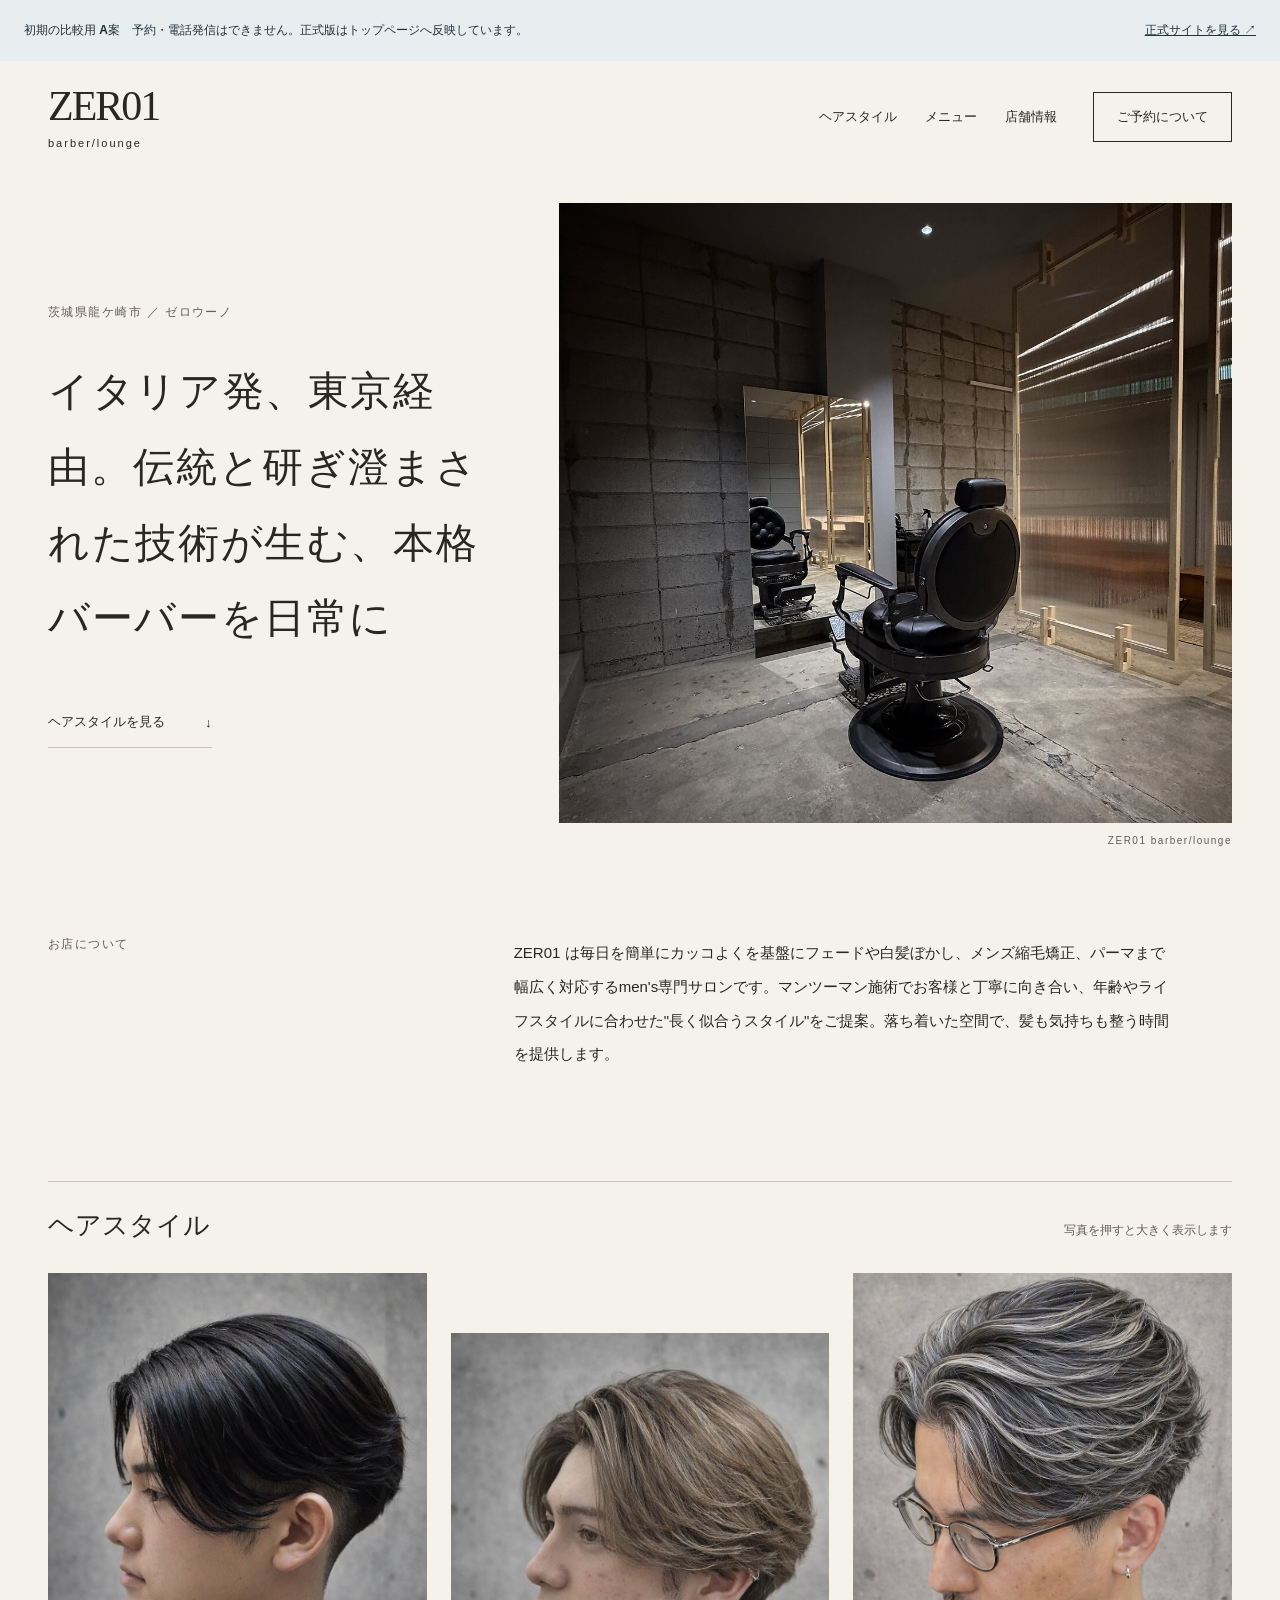
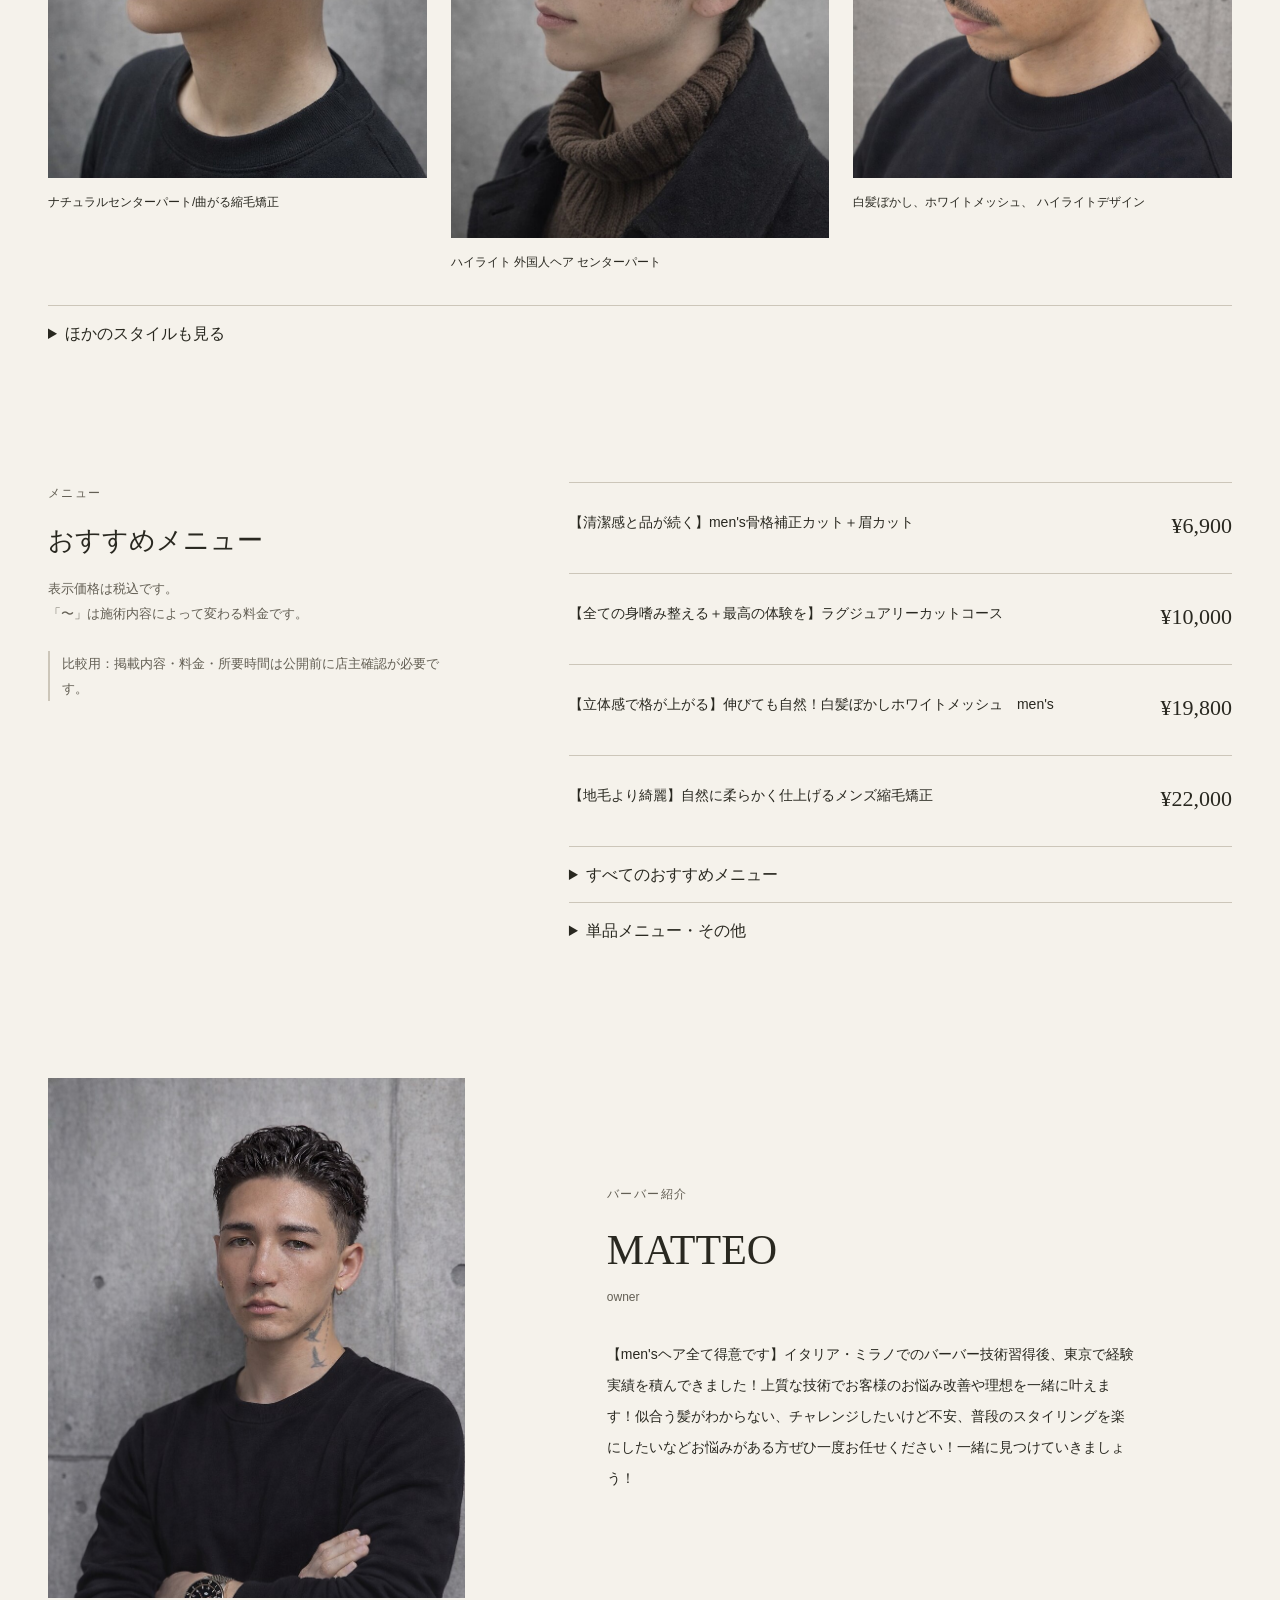
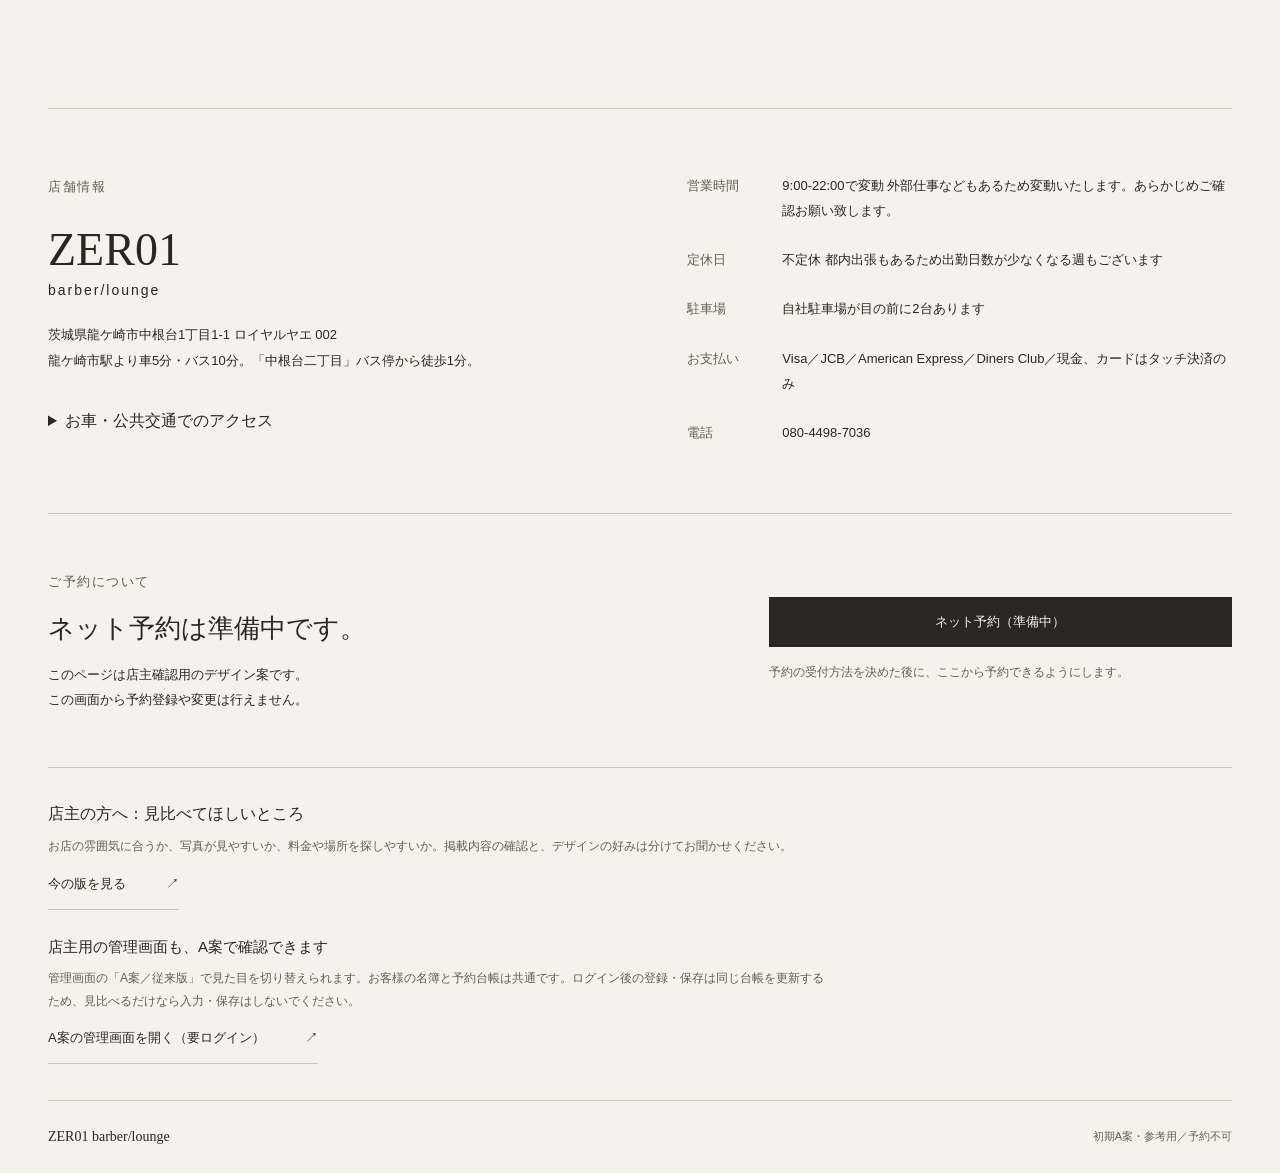
<file: design-a.html>
<!doctype html>
<html lang="ja">
<head>
  <meta charset="utf-8">
  <meta name="viewport" content="width=device-width, initial-scale=1">
  <meta name="robots" content="noindex,nofollow">
  <meta name="theme-color" content="#f5f2eb">
  <title>ZER01｜初期A案の参考ページ</title>
  <link rel="icon" href="favicon.svg" type="image/svg+xml">
  <link rel="stylesheet" href="assets/css/design-a.css?v=118e1eb550e481b9bea9fc20ec04551adab17e96b77c43a58b850045d511a470">
</head>
<body>
  <a class="skip-link" href="#main">本文へ進む</a>
  <aside class="preview-note"><span><b>初期の比較用 A案</b>　予約・電話発信はできません。正式版はトップページへ反映しています。</span><a href="index.html">正式サイトを見る ↗</a></aside>
  <header class="site-header wrap">
    <a class="brand" href="#main" aria-label="ZER01 トップ">ZER01<small>barber/lounge</small></a>
    <nav aria-label="ページ内案内"><a href="#styles">ヘアスタイル</a><a href="#menu">メニュー</a><a href="#access">店舗情報</a></nav>
    <a class="button" href="#booking">ご予約について</a>
  </header>
  <main id="main">
    <section class="hero wrap" aria-labelledby="catch">
      <div class="hero-copy"><p class="eyebrow">茨城県龍ケ崎市 ／ ゼロウーノ</p><h1 id="catch"></h1><a class="text-link" href="#styles">ヘアスタイルを見る <span aria-hidden="true">↓</span></a></div>
      <figure class="hero-photo"><img id="hero-image" src="assets/shop2.jpg" alt="ZER01の店内" width="1200" height="1200" fetchpriority="high"><figcaption>ZER01 barber/lounge</figcaption></figure>
    </section>
    <section class="intro wrap" aria-labelledby="about-title"><h2 class="eyebrow" id="about-title">お店について</h2><p id="description"></p></section>
    <section class="styles wrap" id="styles" aria-labelledby="styles-title">
      <div class="section-heading"><h2 id="styles-title">ヘアスタイル</h2><p>写真を押すと大きく表示します</p></div>
      <div class="style-grid" id="style-grid"></div>
      <details class="more-styles"><summary>ほかのスタイルも見る</summary><div class="style-grid" id="more-styles"></div></details>
    </section>
    <section class="menu wrap" id="menu" aria-labelledby="menu-title">
      <div class="menu-heading"><p class="eyebrow">メニュー</p><h2 id="menu-title">おすすめメニュー</h2><p>表示価格は税込です。<br>「〜」は施術内容によって変わる料金です。</p><p class="editor-note">比較用：掲載内容・料金・所要時間は公開前に店主確認が必要です。</p></div>
      <div><div id="menu-list"></div><details class="menu-more"><summary>すべてのおすすめメニュー</summary><div id="more-menus"></div></details><details class="menu-more"><summary>単品メニュー・その他</summary><div id="single-menus"></div></details></div>
    </section>
    <section class="owner wrap" aria-labelledby="owner-name">
      <img id="owner-image" src="assets/staff-matteo.jpg" alt="店主MATTEO" width="600" height="800" loading="lazy">
      <div><p class="eyebrow">バーバー紹介</p><h2 id="owner-name"></h2><p id="owner-role"></p><p id="owner-message"></p></div>
    </section>
    <section class="access wrap" id="access" aria-labelledby="access-title">
      <div><p class="eyebrow">店舗情報</p><h2 id="access-title">ZER01<small>barber/lounge</small></h2><p id="address"></p><p id="access-text"></p><details><summary>お車・公共交通でのアクセス</summary><p id="directions"></p></details></div>
      <dl id="facts"></dl>
    </section>
    <section class="booking wrap" id="booking" aria-labelledby="booking-title">
      <div><p class="eyebrow">ご予約について</p><h2 id="booking-title">ネット予約は準備中です。</h2><p>このページは店主確認用のデザイン案です。<br>この画面から予約登録や変更は行えません。</p></div>
      <div class="booking-actions"><button class="button primary" type="button" disabled>ネット予約（準備中）</button><p>予約の受付方法を決めた後に、ここから予約できるようにします。</p></div>
    </section>
    <section class="review-note wrap" aria-labelledby="review-title">
      <h2 id="review-title">店主の方へ：見比べてほしいところ</h2>
      <p>お店の雰囲気に合うか、写真が見やすいか、料金や場所を探しやすいか。掲載内容の確認と、デザインの好みは分けてお聞かせください。</p>
      <a class="text-link" href="index.html">今の版を見る <span aria-hidden="true">↗</span></a>
      <h3>店主用の管理画面も、A案で確認できます</h3>
      <p>管理画面の「A案／従来版」で見た目を切り替えられます。お客様の名簿と予約台帳は共通です。ログイン後の登録・保存は同じ台帳を更新するため、見比べるだけなら入力・保存はしないでください。</p>
      <a class="text-link" href="admin.html?design=a">A案の管理画面を開く（要ログイン） <span aria-hidden="true">↗</span></a>
    </section>
  </main>
  <footer class="wrap"><span>ZER01 barber/lounge</span><span>初期A案・参考用／予約不可</span></footer>
  <dialog id="photo-dialog" aria-label="ヘアスタイル写真"><button class="button" type="button" id="photo-close">閉じる ×</button><figure><img id="photo-full" alt=""><figcaption id="photo-caption"></figcaption></figure></dialog>
  <noscript><p class="wrap">メニューや店舗情報の表示にはJavaScriptが必要です。この比較ページでは予約できません。</p></noscript>
  <script src="assets/js/data.js?v=71bca6db4ee9e3d4578691918a02eadec6e88198e6e825dcdd20d18370101d1e"></script>
<script src="assets/js/published-menus.js?v=9128053ef54b80337eaafe418d80a039cb002f346a8c1ae2708ba29f36d2f586"></script>
  <script src="assets/js/design-a.js?v=680cf8d3da8b0d591978882146353629fdd438e5b35770693b2c094d8989f82b"></script>
</body>
</html>
</file>
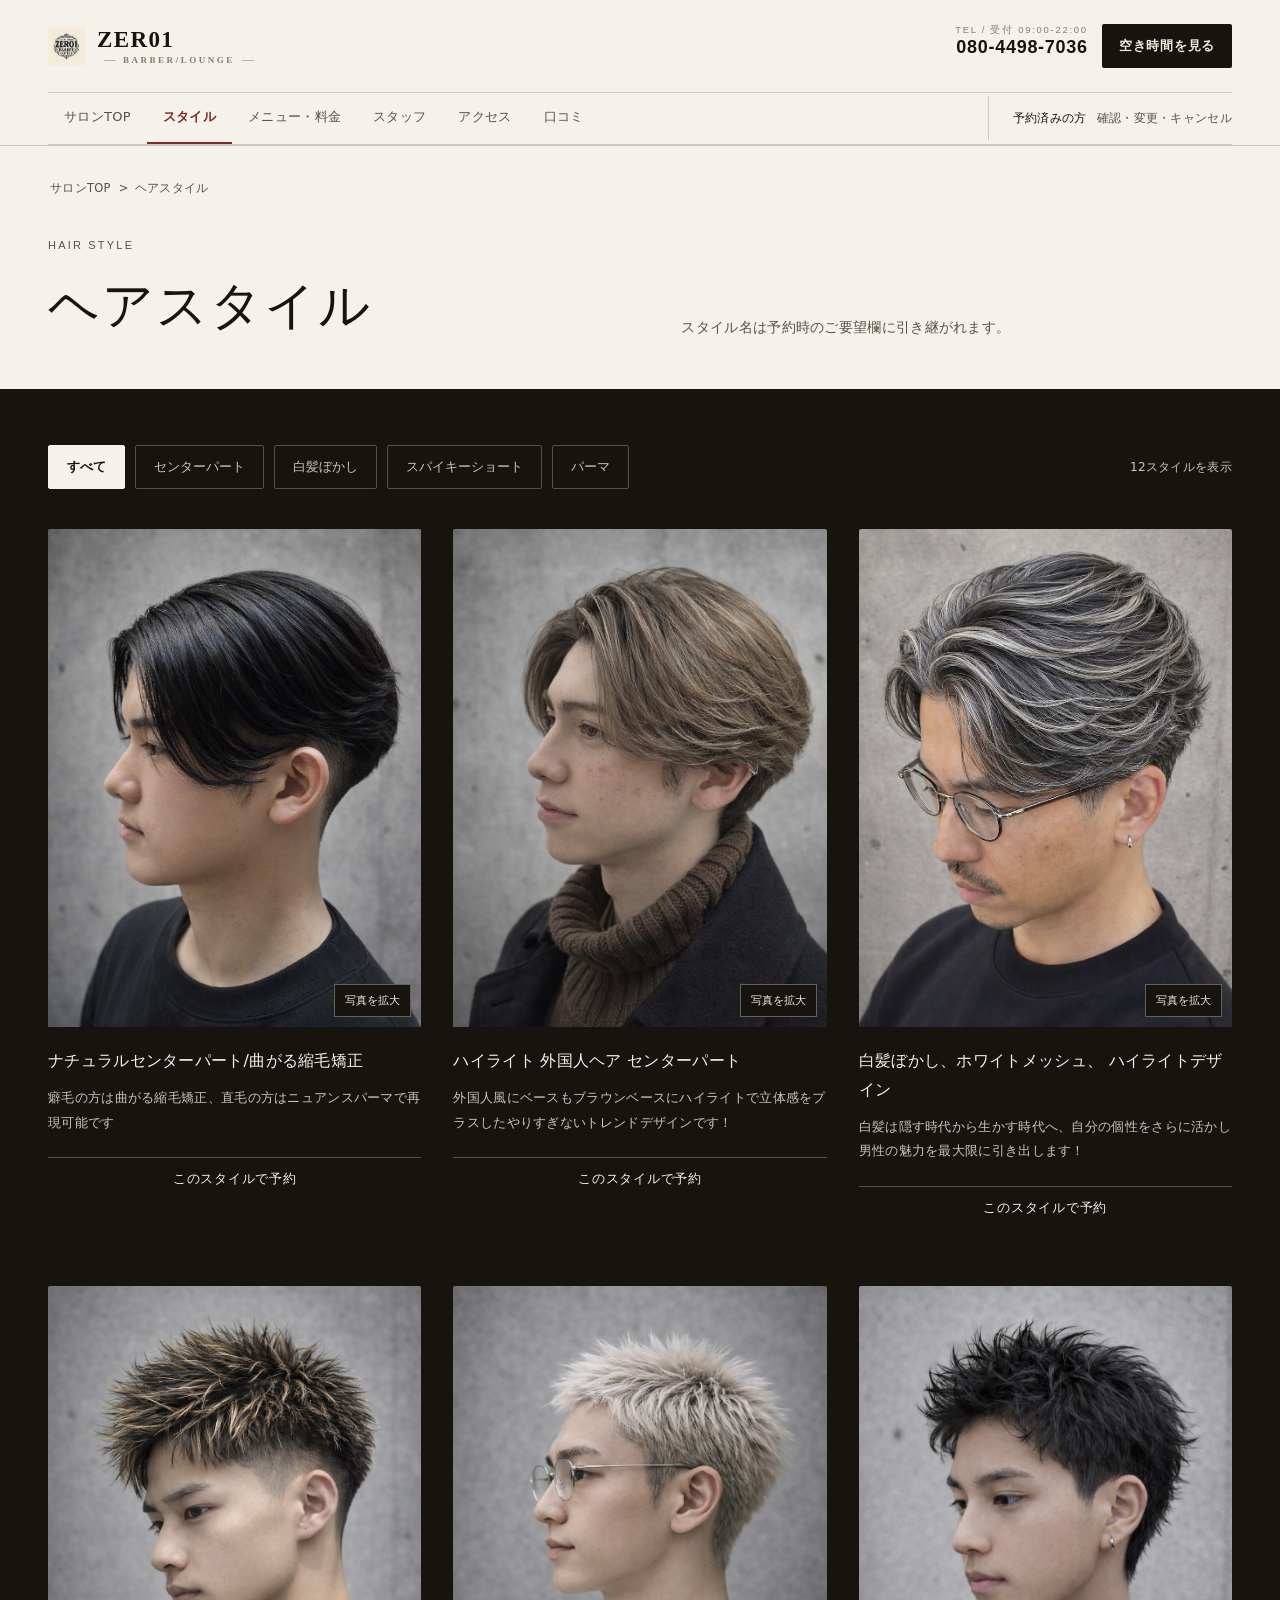
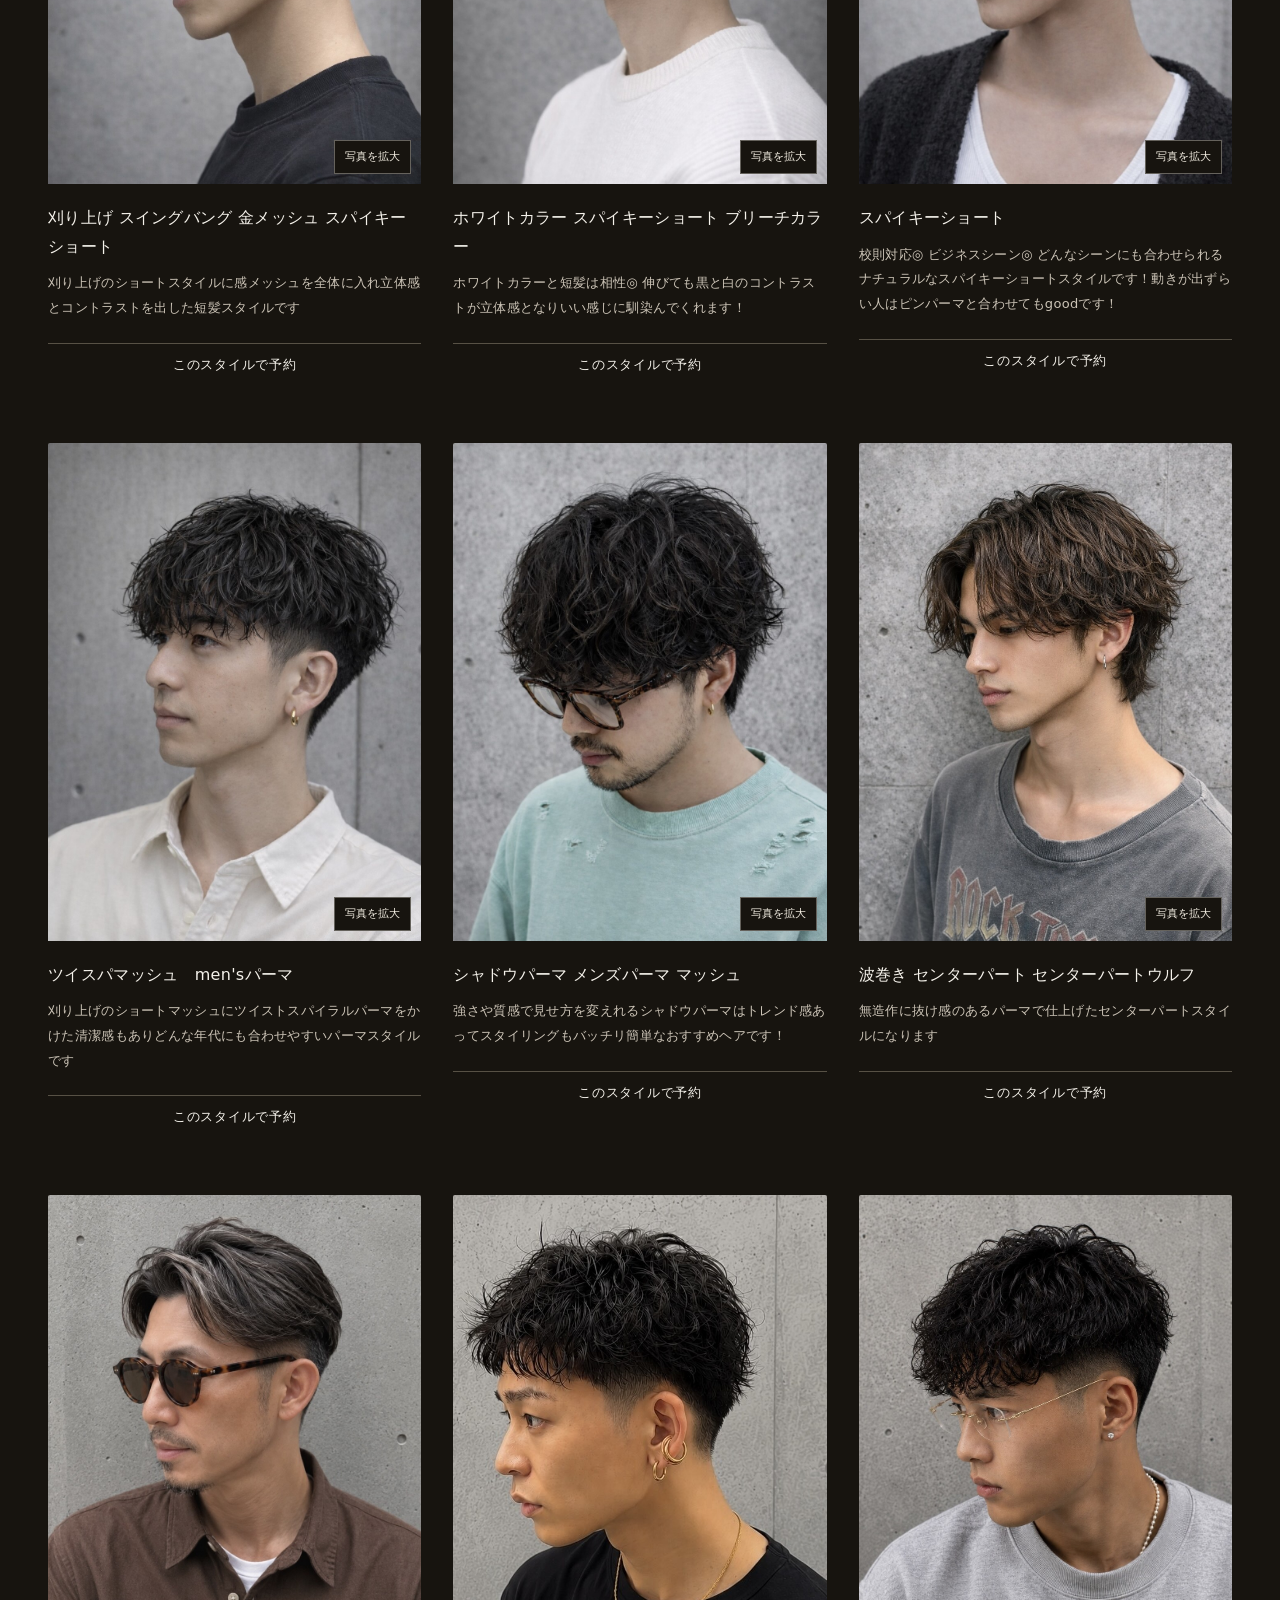
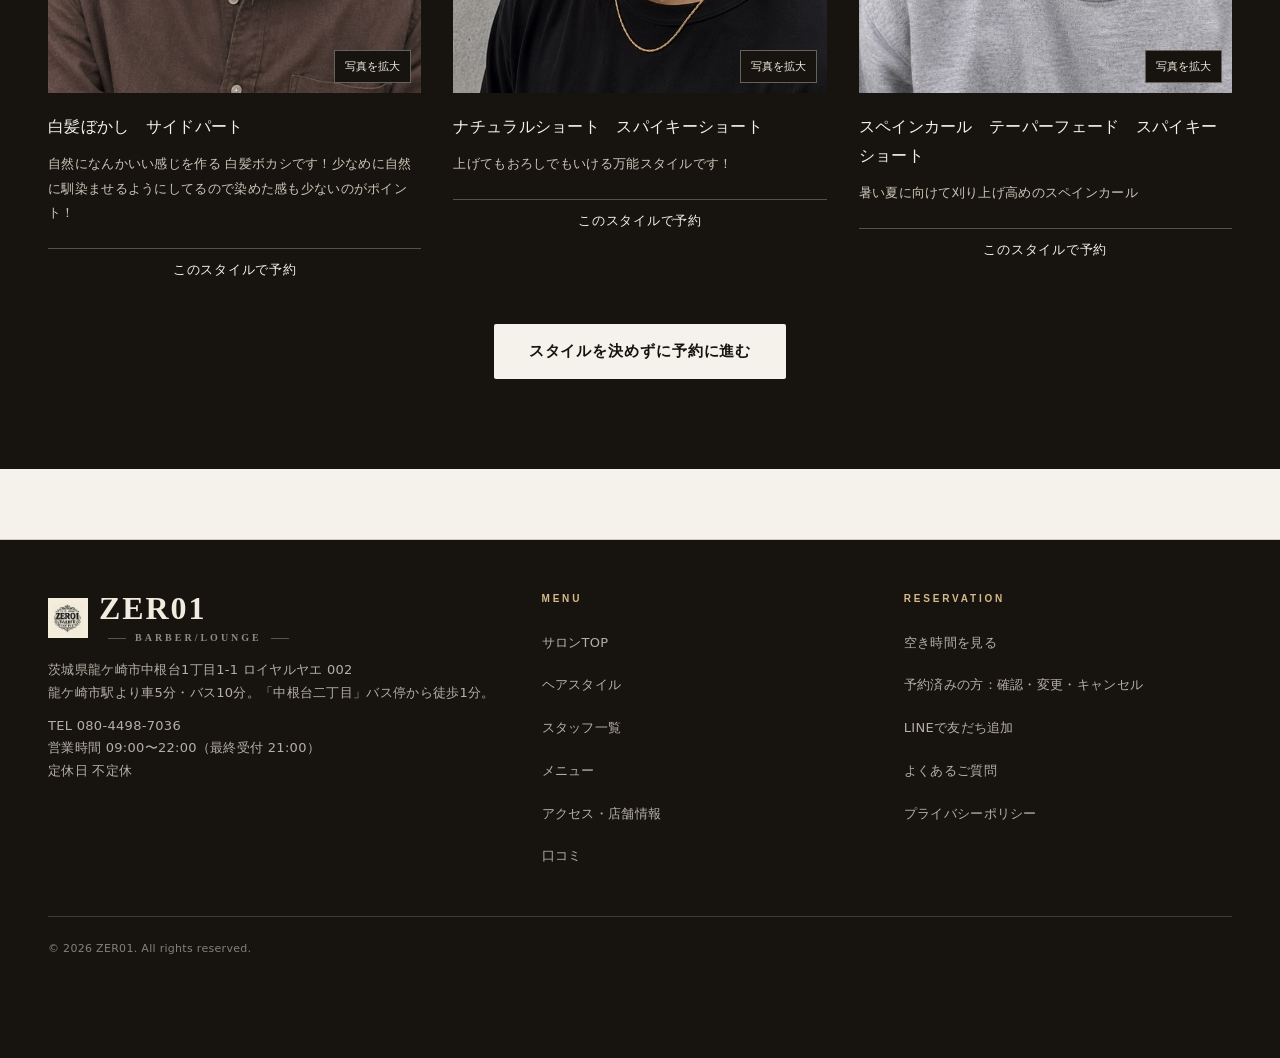
<file: gallery.html>
<!doctype html>
<html lang="ja">
<head>
  <meta charset="utf-8" />
  <meta name="viewport" content="width=device-width, initial-scale=1, viewport-fit=cover" />
  <meta name="theme-color" content="#f5f2eb" />
  <meta name="description" content="ZER01 barber/lounge のスタイル一覧。種類別に絞り込めます。" />
  <title>ヘアスタイル｜ZER01 barber/lounge</title>

  <link rel="canonical" href="https://andenknt31113.github.io/salon-booking-site/gallery.html" />
  <meta property="og:type" content="article" />
  <meta property="og:site_name" content="ZER01 barber/lounge" />
  <meta property="og:title" content="ヘアスタイル｜ZER01 barber/lounge" />
  <meta property="og:description" content="ZER01 barber/lounge のスタイル一覧。種類別に絞り込めます。" />
  <meta property="og:url" content="https://andenknt31113.github.io/salon-booking-site/gallery.html" />
  <meta property="og:image" content="https://andenknt31113.github.io/salon-booking-site/assets/ogp.png" />
  <meta property="og:image:width" content="1200" />
  <meta property="og:image:height" content="630" />
  <meta property="og:locale" content="ja_JP" />
  <meta name="twitter:card" content="summary_large_image" />
  <link rel="icon" href="favicon.svg" type="image/svg+xml" />
  <link rel="stylesheet" href="assets/css/style.css?v=77fa50d5dcded0b0165c2e196daf14f445f2518713d3171c6379af7853cad19f" />
  <link rel="stylesheet" href="assets/css/public.css?v=2e29be03828812cf5ece1c46c4c5d86f07738fefa0874b6fae974d5bfe7df244" />
</head>
<body data-page="gallery">
  <div id="site-header"></div>

  <main id="main-content" tabindex="-1">
    <div class="page-head page-head-editorial">
      <div class="container">
        <nav class="breadcrumb" aria-label="パンくず">
          <a href="index.html">サロンTOP</a><span>&gt;</span><span>ヘアスタイル</span>
        </nav>
        <p class="page-kicker" lang="en">HAIR STYLE</p>
        <h1>ヘアスタイル</h1>
        <!-- 「ご要望欄に名前を書いていただければ」と書いてありましたが、
             書き写す作業をお客様にさせていました。カードのボタンが名前を運ぶので、
             お願いする文ではなく、何が起きるかを書きます。 -->
        <p><span class="booking-active-only">スタイル名は予約時のご要望欄に引き継がれます。</span><span class="booking-paused-only">各スタイルから予約方法を確認できます。</span></p>
      </div>
    </div>

    <section class="section style-collection">
      <div class="container">
        <div class="style-collection-tools">
          <div class="tabs" id="style-tabs"></div>
          <p class="style-count" id="style-count" role="status" aria-atomic="true"></p>
        </div>
        <section class="style-grid" id="style-list" aria-label="ヘアスタイル一覧">
    <article class="style-card">

    <div class="style-thumb ph" style="--ph-hue:150;">
      <span class="ph-stripes" aria-hidden="true"></span>

      <img class="ph-photo" src="assets/style1.jpg" alt="ナチュラルセンターパート/曲がる縮毛矯正" loading="lazy" />
    </div>
      <div class="style-body">
        <h3 class="style-title">ナチュラルセンターパート/曲がる縮毛矯正</h3>

        <p class="style-meta" style="color:var(--text-2);">癖毛の方は曲がる縮毛矯正、直毛の方はニュアンスパーマで再現可能です</p>

        <a class="btn btn-outline btn-sm style-book" href="reserve.html"
           data-style="ナチュラルセンターパート/曲がる縮毛矯正"><span>このスタイルで</span><span>予約</span></a>
      </div>
    </article>
    <article class="style-card">

    <div class="style-thumb ph" style="--ph-hue:45;">
      <span class="ph-stripes" aria-hidden="true"></span>

      <img class="ph-photo" src="assets/style2.jpg" alt="ハイライト 外国人ヘア センターパート" loading="lazy" />
    </div>
      <div class="style-body">
        <h3 class="style-title">ハイライト 外国人ヘア センターパート</h3>

        <p class="style-meta" style="color:var(--text-2);">外国人風にベースもブラウンベースにハイライトで立体感をプラスしたやりすぎないトレンドデザインです！</p>

        <a class="btn btn-outline btn-sm style-book" href="reserve.html"
           data-style="ハイライト 外国人ヘア センターパート"><span>このスタイルで</span><span>予約</span></a>
      </div>
    </article>
    <article class="style-card">

    <div class="style-thumb ph" style="--ph-hue:42;">
      <span class="ph-stripes" aria-hidden="true"></span>

      <img class="ph-photo" src="assets/style3.jpg" alt="白髪ぼかし、ホワイトメッシュ、 ハイライトデザイン" loading="lazy" />
    </div>
      <div class="style-body">
        <h3 class="style-title">白髪ぼかし、ホワイトメッシュ、 ハイライトデザイン</h3>

        <p class="style-meta" style="color:var(--text-2);">白髪は隠す時代から生かす時代へ、自分の個性をさらに活かし男性の魅力を最大限に引き出します！</p>

        <a class="btn btn-outline btn-sm style-book" href="reserve.html"
           data-style="白髪ぼかし、ホワイトメッシュ、 ハイライトデザイン"><span>このスタイルで</span><span>予約</span></a>
      </div>
    </article>
    <article class="style-card">

    <div class="style-thumb ph" style="--ph-hue:18;">
      <span class="ph-stripes" aria-hidden="true"></span>

      <img class="ph-photo" src="assets/style4.jpg" alt="刈り上げ スイングバング 金メッシュ スパイキーショート" loading="lazy" />
    </div>
      <div class="style-body">
        <h3 class="style-title">刈り上げ スイングバング 金メッシュ スパイキーショート</h3>

        <p class="style-meta" style="color:var(--text-2);">刈り上げのショートスタイルに感メッシュを全体に入れ立体感とコントラストを出した短髪スタイルです</p>

        <a class="btn btn-outline btn-sm style-book" href="reserve.html"
           data-style="刈り上げ スイングバング 金メッシュ スパイキーショート"><span>このスタイルで</span><span>予約</span></a>
      </div>
    </article>
    <article class="style-card">

    <div class="style-thumb ph" style="--ph-hue:205;">
      <span class="ph-stripes" aria-hidden="true"></span>

      <img class="ph-photo" src="assets/style5.jpg" alt="ホワイトカラー スパイキーショート ブリーチカラー" loading="lazy" />
    </div>
      <div class="style-body">
        <h3 class="style-title">ホワイトカラー スパイキーショート ブリーチカラー</h3>

        <p class="style-meta" style="color:var(--text-2);">ホワイトカラーと短髪は相性◎ 伸びても黒と白のコントラストが立体感となりいい感じに馴染んでくれます！</p>

        <a class="btn btn-outline btn-sm style-book" href="reserve.html"
           data-style="ホワイトカラー スパイキーショート ブリーチカラー"><span>このスタイルで</span><span>予約</span></a>
      </div>
    </article>
    <article class="style-card">

    <div class="style-thumb ph" style="--ph-hue:30;">
      <span class="ph-stripes" aria-hidden="true"></span>

      <img class="ph-photo" src="assets/style6.jpg" alt="スパイキーショート" loading="lazy" />
    </div>
      <div class="style-body">
        <h3 class="style-title">スパイキーショート</h3>

        <p class="style-meta" style="color:var(--text-2);">校則対応◎ ビジネスシーン◎ どんなシーンにも合わせられるナチュラルなスパイキーショートスタイルです！動きが出ずらい人はピンパーマと合わせてもgoodです！</p>

        <a class="btn btn-outline btn-sm style-book" href="reserve.html"
           data-style="スパイキーショート"><span>このスタイルで</span><span>予約</span></a>
      </div>
    </article>
    <article class="style-card">

    <div class="style-thumb ph" style="--ph-hue:265;">
      <span class="ph-stripes" aria-hidden="true"></span>

      <img class="ph-photo" src="assets/style7.jpg" alt="ツイスパマッシュ　men&#39;sパーマ" loading="lazy" />
    </div>
      <div class="style-body">
        <h3 class="style-title">ツイスパマッシュ　men&#39;sパーマ</h3>

        <p class="style-meta" style="color:var(--text-2);">刈り上げのショートマッシュにツイストスパイラルパーマをかけた清潔感もありどんな年代にも合わせやすいパーマスタイルです</p>

        <a class="btn btn-outline btn-sm style-book" href="reserve.html"
           data-style="ツイスパマッシュ　men&#39;sパーマ"><span>このスタイルで</span><span>予約</span></a>
      </div>
    </article>
    <article class="style-card">

    <div class="style-thumb ph" style="--ph-hue:225;">
      <span class="ph-stripes" aria-hidden="true"></span>

      <img class="ph-photo" src="assets/style8.jpg" alt="シャドウパーマ メンズパーマ マッシュ" loading="lazy" />
    </div>
      <div class="style-body">
        <h3 class="style-title">シャドウパーマ メンズパーマ マッシュ</h3>

        <p class="style-meta" style="color:var(--text-2);">強さや質感で見せ方を変えれるシャドウパーマはトレンド感あってスタイリングもバッチリ簡単なおすすめヘアです！</p>

        <a class="btn btn-outline btn-sm style-book" href="reserve.html"
           data-style="シャドウパーマ メンズパーマ マッシュ"><span>このスタイルで</span><span>予約</span></a>
      </div>
    </article>
    <article class="style-card">

    <div class="style-thumb ph" style="--ph-hue:320;">
      <span class="ph-stripes" aria-hidden="true"></span>

      <img class="ph-photo" src="assets/style9.jpg" alt="波巻き センターパート センターパートウルフ" loading="lazy" />
    </div>
      <div class="style-body">
        <h3 class="style-title">波巻き センターパート センターパートウルフ</h3>

        <p class="style-meta" style="color:var(--text-2);">無造作に抜け感のあるパーマで仕上げたセンターパートスタイルになります</p>

        <a class="btn btn-outline btn-sm style-book" href="reserve.html"
           data-style="波巻き センターパート センターパートウルフ"><span>このスタイルで</span><span>予約</span></a>
      </div>
    </article>
    <article class="style-card">

    <div class="style-thumb ph" style="--ph-hue:200;">
      <span class="ph-stripes" aria-hidden="true"></span>

      <img class="ph-photo" src="assets/style10.jpg" alt="白髪ぼかし　サイドパート" loading="lazy" />
    </div>
      <div class="style-body">
        <h3 class="style-title">白髪ぼかし　サイドパート</h3>

        <p class="style-meta" style="color:var(--text-2);">自然になんかいい感じを作る 白髪ボカシです！少なめに自然に馴染ませるようにしてるので染めた感も少ないのがポイント！</p>

        <a class="btn btn-outline btn-sm style-book" href="reserve.html"
           data-style="白髪ぼかし　サイドパート"><span>このスタイルで</span><span>予約</span></a>
      </div>
    </article>
    <article class="style-card">

    <div class="style-thumb ph" style="--ph-hue:95;">
      <span class="ph-stripes" aria-hidden="true"></span>

      <img class="ph-photo" src="assets/style11.jpg" alt="ナチュラルショート　スパイキーショート" loading="lazy" />
    </div>
      <div class="style-body">
        <h3 class="style-title">ナチュラルショート　スパイキーショート</h3>

        <p class="style-meta" style="color:var(--text-2);">上げてもおろしでもいける万能スタイルです！</p>

        <a class="btn btn-outline btn-sm style-book" href="reserve.html"
           data-style="ナチュラルショート　スパイキーショート"><span>このスタイルで</span><span>予約</span></a>
      </div>
    </article>
    <article class="style-card">

    <div class="style-thumb ph" style="--ph-hue:12;">
      <span class="ph-stripes" aria-hidden="true"></span>

      <img class="ph-photo" src="assets/style12.jpg" alt="スペインカール　テーパーフェード　スパイキーショート" loading="lazy" />
    </div>
      <div class="style-body">
        <h3 class="style-title">スペインカール　テーパーフェード　スパイキーショート</h3>

        <p class="style-meta" style="color:var(--text-2);">暑い夏に向けて刈り上げ高めのスペインカール</p>

        <a class="btn btn-outline btn-sm style-book" href="reserve.html"
           data-style="スペインカール　テーパーフェード　スパイキーショート"><span>このスタイルで</span><span>予約</span></a>
      </div>
    </article></section>
        <!-- 「このイメージで予約する」と書いてありましたが、一覧の下に1つあるだけで、
             どのスタイルも指していませんでした。スタイルを選ぶボタンはカードごとに
             付いたので、ここは「決めずに予約に進む方」のための道として残します。
             スタイルが1件も無いときでも、このページが行き止まりにならない道でもあります。 -->
        <p style="text-align:center;margin-top:32px;">
          <a class="btn btn-primary btn-lg" href="reserve.html"><span class="booking-active-only">スタイルを決めずに予約に進む</span><span class="booking-paused-only">予約のご案内を見る</span></a>
        </p>
      </div>
    </section>
  </main>

  <div id="site-footer"></div>

  <script src="assets/js/data.js?v=71bca6db4ee9e3d4578691918a02eadec6e88198e6e825dcdd20d18370101d1e"></script>
<script src="assets/js/published-menus.js?v=9128053ef54b80337eaafe418d80a039cb002f346a8c1ae2708ba29f36d2f586"></script>
<script src="assets/js/common.js?v=68d5f671ebee34dd3aab139ba4ec0175d72f3d145c1d417bf741c0d73bc682ba"></script>
  <script src="assets/js/pages.js?v=df49fb41c618b5f2400bbcd74c8967f69da2ef1d1a644d34718691d3daaa5d40"></script>
</body>
</html>
</file>
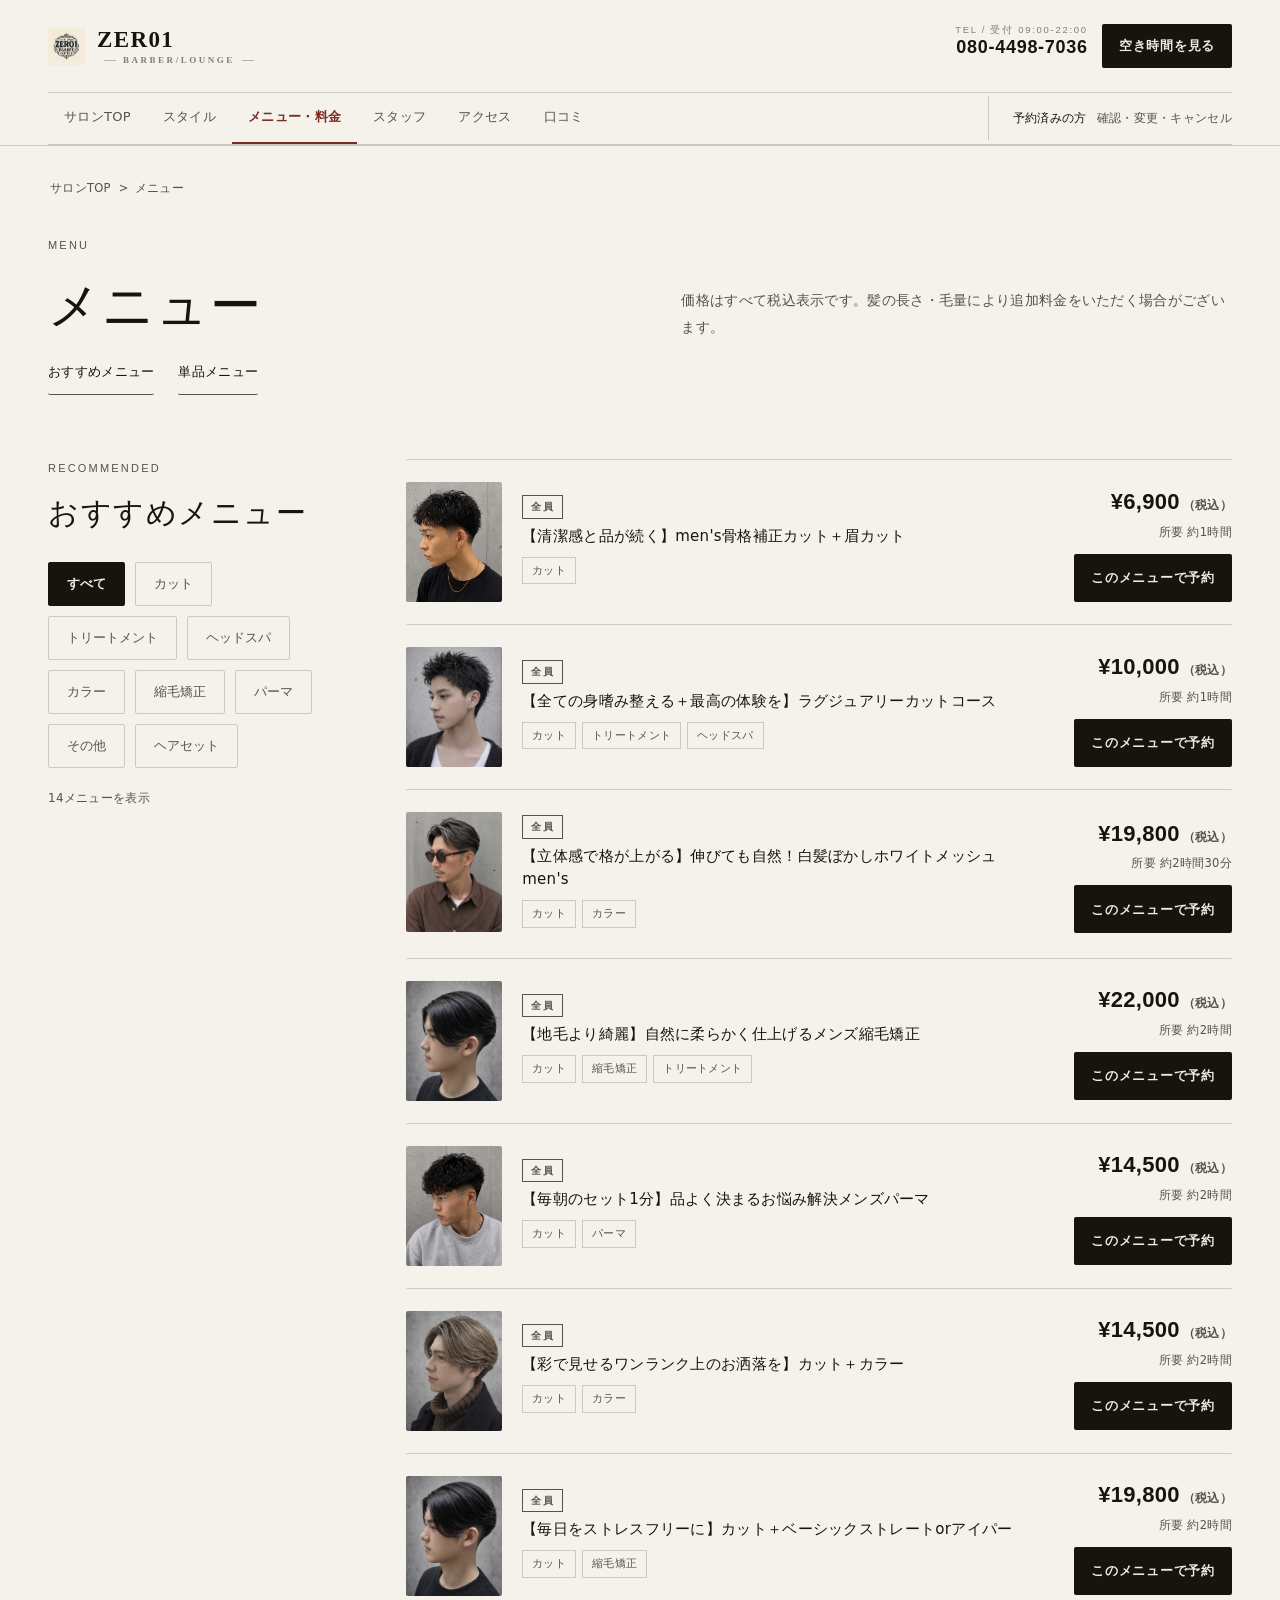
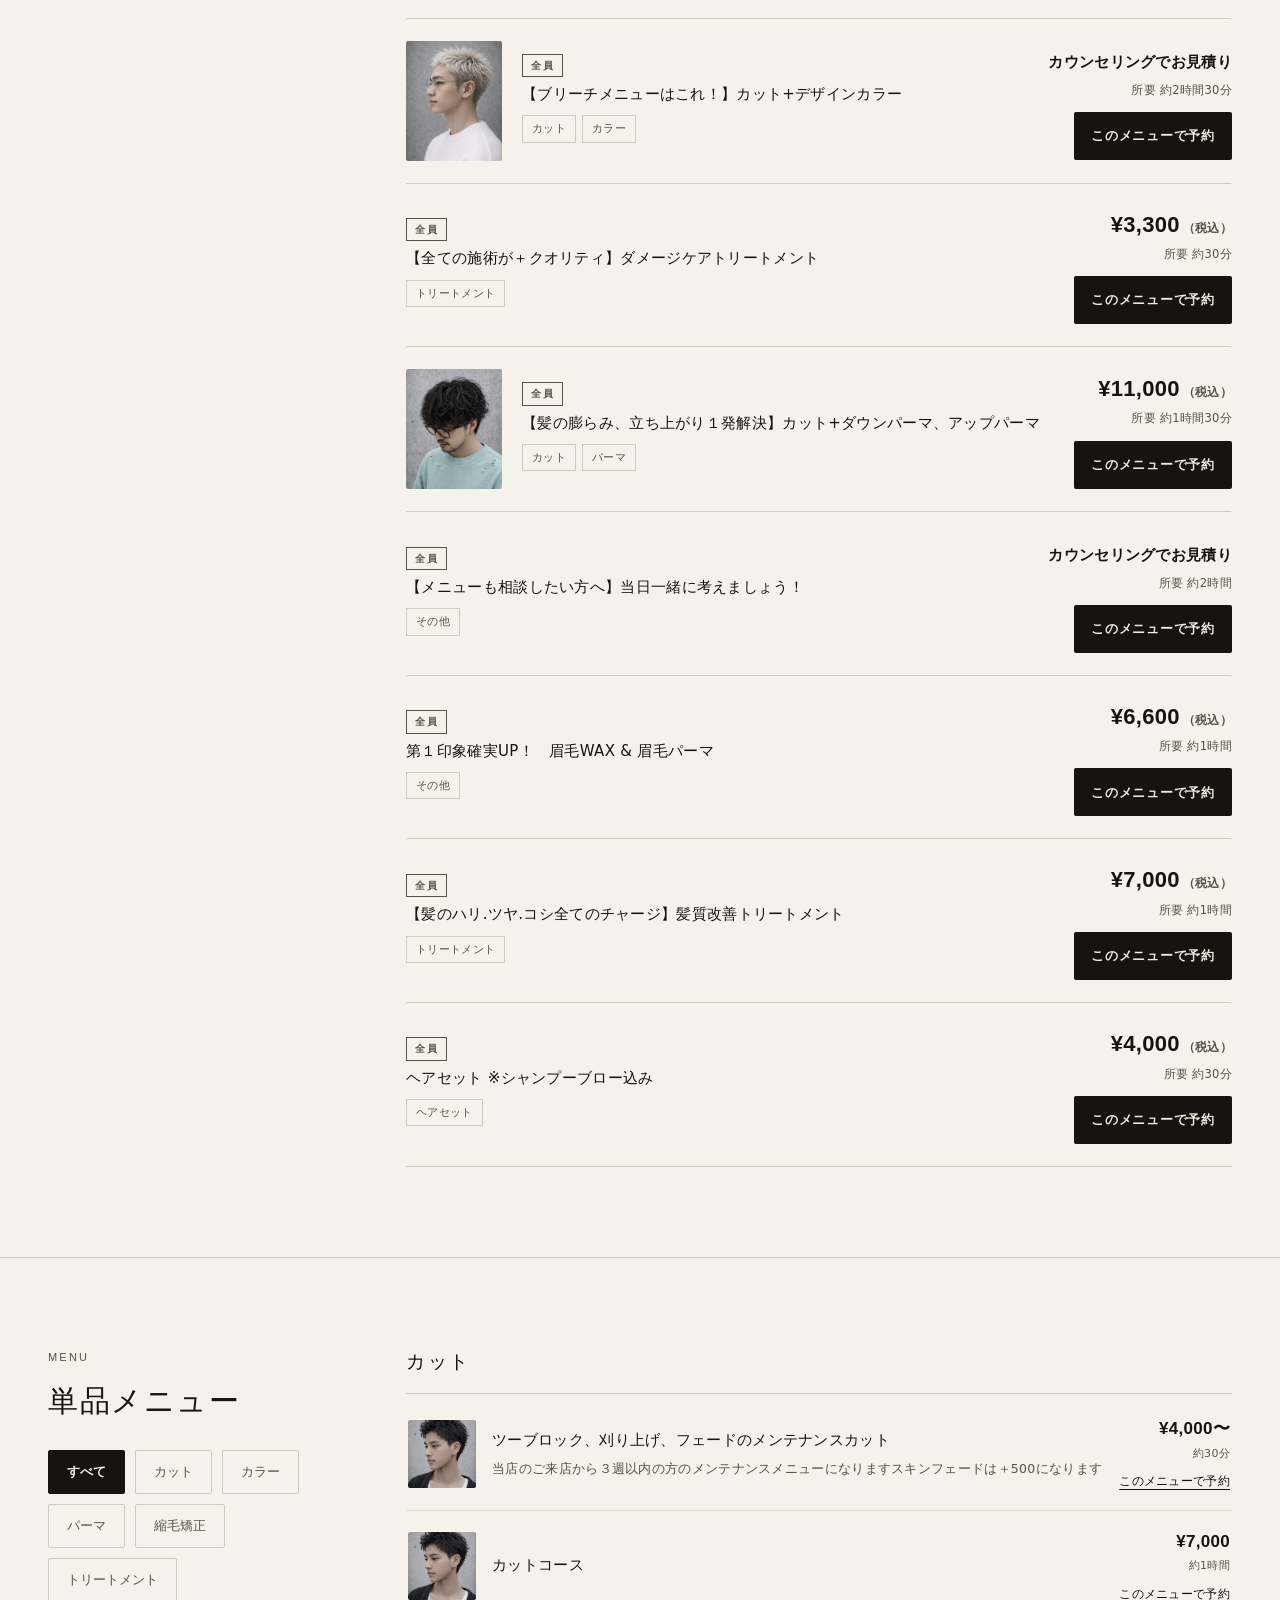
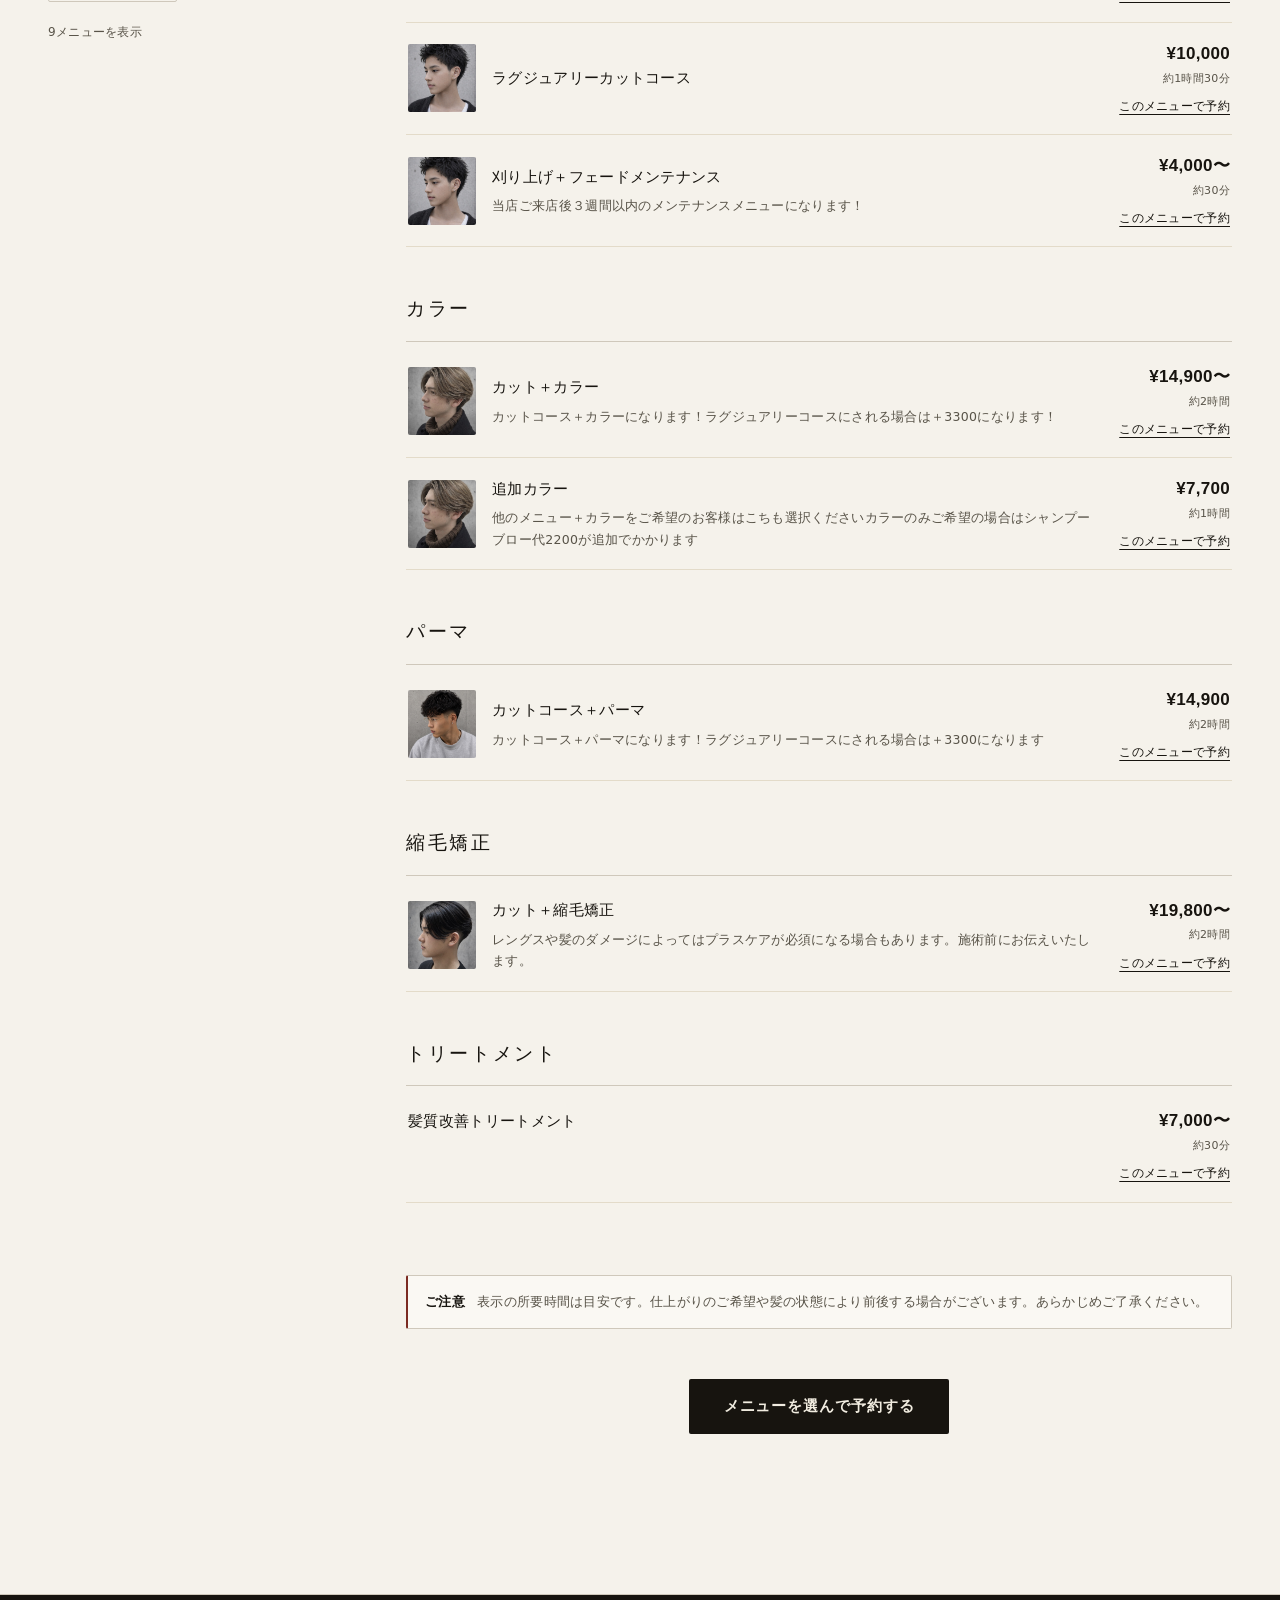
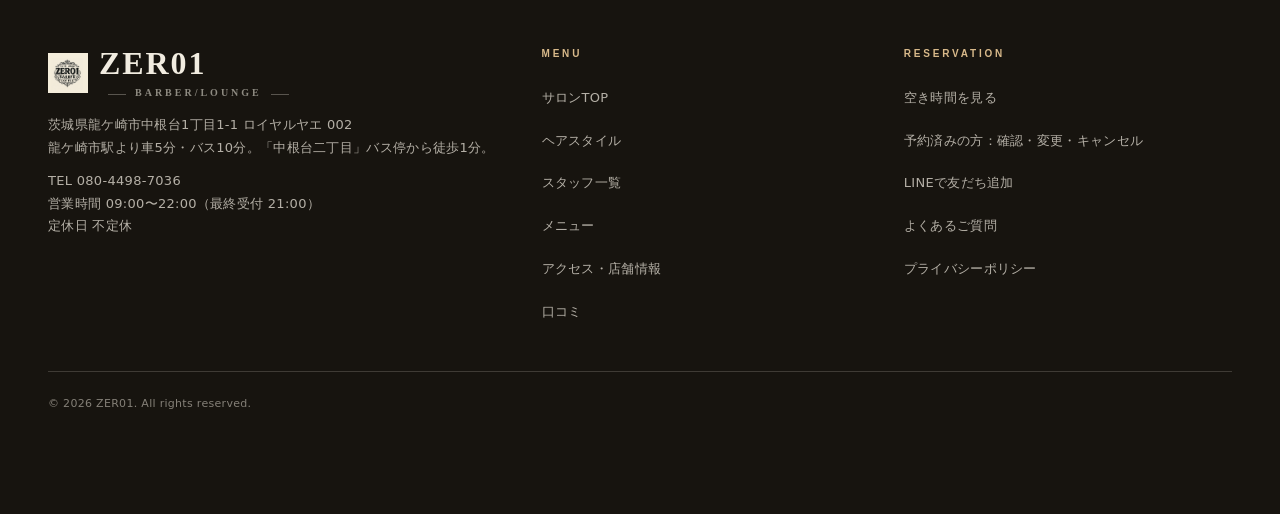
<file: menu.html>
<!doctype html>
<html lang="ja">
<head>
  <meta charset="utf-8" />
  <meta name="viewport" content="width=device-width, initial-scale=1, viewport-fit=cover" />
  <meta name="theme-color" content="#f5f2eb" />
  <meta name="description" content="ZER01 barber/lounge のメニューと料金一覧。メンズカット・縮毛矯正・白髪ぼかしの料金と所要時間。" />
  <title>メニュー・料金｜ZER01 barber/lounge</title>

  <link rel="canonical" href="https://andenknt31113.github.io/salon-booking-site/menu.html" />
  <meta property="og:type" content="article" />
  <meta property="og:site_name" content="ZER01 barber/lounge" />
  <meta property="og:title" content="メニュー・料金｜ZER01 barber/lounge" />
  <meta property="og:description" content="ZER01 barber/lounge のメニューと料金一覧。メンズカット・縮毛矯正・白髪ぼかしの料金と所要時間。" />
  <meta property="og:url" content="https://andenknt31113.github.io/salon-booking-site/menu.html" />
  <meta property="og:image" content="https://andenknt31113.github.io/salon-booking-site/assets/ogp.png" />
  <meta property="og:image:width" content="1200" />
  <meta property="og:image:height" content="630" />
  <meta property="og:locale" content="ja_JP" />
  <meta name="twitter:card" content="summary_large_image" />
  <link rel="icon" href="favicon.svg" type="image/svg+xml" />
  <link rel="stylesheet" href="assets/css/style.css?v=77fa50d5dcded0b0165c2e196daf14f445f2518713d3171c6379af7853cad19f" />
  <link rel="stylesheet" href="assets/css/public.css?v=2e29be03828812cf5ece1c46c4c5d86f07738fefa0874b6fae974d5bfe7df244" />
</head>
<body data-page="menu">
  <div id="site-header"></div>

  <main id="main-content" tabindex="-1">
    <div class="page-head page-head-editorial">
      <div class="container">
        <nav class="breadcrumb" aria-label="パンくず">
          <a href="index.html">サロンTOP</a><span>&gt;</span><span>メニュー</span>
        </nav>
        <p class="page-kicker" lang="en">MENU</p>
        <h1>メニュー</h1>
        <p>価格はすべて税込表示です。髪の長さ・毛量により追加料金をいただく場合がございます。</p>
        <!-- おすすめ14件・単品9件で、390pxのスマホだとページの高さが7500pxあります。
             単品だけ見たい方が、おすすめ14件を全部通り過ぎることになるので、
             先にどちらへでも行けるようにします。 -->
        <p class="page-jump">
          <a href="#recommended">おすすめメニュー</a>
          <a href="#single">単品メニュー</a>
        </p>
      </div>
    </div>

    <section class="section menu-section" id="recommended">
      <div class="container">
        <div class="section-head is-left">
          <!-- 割引ではなく組み合わせのコースなので「COUPON」とは書きません（index.html と同じ理由） -->
          <span class="section-label">RECOMMENDED</span>
          <h2 class="section-title">おすすめメニュー</h2>
        </div>
        <!-- 掲載のタグで絞り込みます。タグを持たないおすすめメニュー（シート由来）の
             ときは、pages.js がこの箱ごと隠します。 -->
        <div class="menu-tools">
          <div class="tabs" id="coupon-tabs" role="group" aria-label="おすすめメニューの施術で絞り込む" hidden></div>
          <p class="menu-count" id="coupon-count" role="status" aria-atomic="true"></p>
        </div>
        <section class="coupon-list" id="coupon-list" aria-label="おすすめメニュー一覧">
    <article class="coupon">
      <img class="coupon-photo ph-photo-opt" src="assets/style11.jpg" alt="" />
      <div>
        <span class="coupon-badge is-all">全員</span>
        <h3>【清潔感と品が続く】men&#39;s骨格補正カット＋眉カット</h3>
        <ul class="tag-list"><li class="tag">カット</li></ul>


      </div>
      <div class="coupon-price">
        <div>

          <div class="price-now">¥6,900<small>（税込）</small></div>
          <div class="price-min">所要 約1時間</div>
        </div>
        <a class="btn btn-primary btn-sm" href="reserve.html?menu=sc0">このメニューで予約</a>
      </div>
    </article>
    <article class="coupon">
      <img class="coupon-photo ph-photo-opt" src="assets/style6.jpg" alt="" />
      <div>
        <span class="coupon-badge is-all">全員</span>
        <h3>【全ての身嗜み整える＋最高の体験を】ラグジュアリーカットコース</h3>
        <ul class="tag-list"><li class="tag">カット</li><li class="tag">トリートメント</li><li class="tag">ヘッドスパ</li></ul>


      </div>
      <div class="coupon-price">
        <div>

          <div class="price-now">¥10,000<small>（税込）</small></div>
          <div class="price-min">所要 約1時間</div>
        </div>
        <a class="btn btn-primary btn-sm" href="reserve.html?menu=sc1">このメニューで予約</a>
      </div>
    </article>
    <article class="coupon">
      <img class="coupon-photo ph-photo-opt" src="assets/skill4.jpg" alt="" />
      <div>
        <span class="coupon-badge is-all">全員</span>
        <h3>【立体感で格が上がる】伸びても自然！白髪ぼかしホワイトメッシュ　men&#39;s</h3>
        <ul class="tag-list"><li class="tag">カット</li><li class="tag">カラー</li></ul>


      </div>
      <div class="coupon-price">
        <div>

          <div class="price-now">¥19,800<small>（税込）</small></div>
          <div class="price-min">所要 約2時間30分</div>
        </div>
        <a class="btn btn-primary btn-sm" href="reserve.html?menu=sc2">このメニューで予約</a>
      </div>
    </article>
    <article class="coupon">
      <img class="coupon-photo ph-photo-opt" src="assets/skill3.jpg" alt="" />
      <div>
        <span class="coupon-badge is-all">全員</span>
        <h3>【地毛より綺麗】自然に柔らかく仕上げるメンズ縮毛矯正</h3>
        <ul class="tag-list"><li class="tag">カット</li><li class="tag">縮毛矯正</li><li class="tag">トリートメント</li></ul>


      </div>
      <div class="coupon-price">
        <div>

          <div class="price-now">¥22,000<small>（税込）</small></div>
          <div class="price-min">所要 約2時間</div>
        </div>
        <a class="btn btn-primary btn-sm" href="reserve.html?menu=sc3">このメニューで予約</a>
      </div>
    </article>
    <article class="coupon">
      <img class="coupon-photo ph-photo-opt" src="assets/skill2.jpg" alt="" />
      <div>
        <span class="coupon-badge is-all">全員</span>
        <h3>【毎朝のセット1分】品よく決まるお悩み解決メンズパーマ</h3>
        <ul class="tag-list"><li class="tag">カット</li><li class="tag">パーマ</li></ul>


      </div>
      <div class="coupon-price">
        <div>

          <div class="price-now">¥14,500<small>（税込）</small></div>
          <div class="price-min">所要 約2時間</div>
        </div>
        <a class="btn btn-primary btn-sm" href="reserve.html?menu=sc4">このメニューで予約</a>
      </div>
    </article>
    <article class="coupon">
      <img class="coupon-photo ph-photo-opt" src="assets/style2.jpg" alt="" />
      <div>
        <span class="coupon-badge is-all">全員</span>
        <h3>【彩で見せるワンランク上のお洒落を】カット＋カラー</h3>
        <ul class="tag-list"><li class="tag">カット</li><li class="tag">カラー</li></ul>


      </div>
      <div class="coupon-price">
        <div>

          <div class="price-now">¥14,500<small>（税込）</small></div>
          <div class="price-min">所要 約2時間</div>
        </div>
        <a class="btn btn-primary btn-sm" href="reserve.html?menu=sc5">このメニューで予約</a>
      </div>
    </article>
    <article class="coupon">
      <img class="coupon-photo ph-photo-opt" src="assets/style1.jpg" alt="" />
      <div>
        <span class="coupon-badge is-all">全員</span>
        <h3>【毎日をストレスフリーに】カット＋ベーシックストレートorアイパー</h3>
        <ul class="tag-list"><li class="tag">カット</li><li class="tag">縮毛矯正</li></ul>


      </div>
      <div class="coupon-price">
        <div>

          <div class="price-now">¥19,800<small>（税込）</small></div>
          <div class="price-min">所要 約2時間</div>
        </div>
        <a class="btn btn-primary btn-sm" href="reserve.html?menu=sc6">このメニューで予約</a>
      </div>
    </article>
    <article class="coupon">
      <img class="coupon-photo ph-photo-opt" src="assets/style5.jpg" alt="" />
      <div>
        <span class="coupon-badge is-all">全員</span>
        <h3>【ブリーチメニューはこれ！】カット+デザインカラー</h3>
        <ul class="tag-list"><li class="tag">カット</li><li class="tag">カラー</li></ul>


      </div>
      <div class="coupon-price">
        <div>

          <div class="price-now"><span class="price-quote">カウンセリングでお見積り</span></div>
          <div class="price-min">所要 約2時間30分</div>
        </div>
        <a class="btn btn-primary btn-sm" href="reserve.html?menu=sc7">このメニューで予約</a>
      </div>
    </article>
    <article class="coupon">

      <div>
        <span class="coupon-badge is-all">全員</span>
        <h3>【全ての施術が＋クオリティ】ダメージケアトリートメント</h3>
        <ul class="tag-list"><li class="tag">トリートメント</li></ul>


      </div>
      <div class="coupon-price">
        <div>

          <div class="price-now">¥3,300<small>（税込）</small></div>
          <div class="price-min">所要 約30分</div>
        </div>
        <a class="btn btn-primary btn-sm" href="reserve.html?menu=sc8">このメニューで予約</a>
      </div>
    </article>
    <article class="coupon">
      <img class="coupon-photo ph-photo-opt" src="assets/style8.jpg" alt="" />
      <div>
        <span class="coupon-badge is-all">全員</span>
        <h3>【髪の膨らみ、立ち上がり１発解決】カット+ダウンパーマ、アップパーマ</h3>
        <ul class="tag-list"><li class="tag">カット</li><li class="tag">パーマ</li></ul>


      </div>
      <div class="coupon-price">
        <div>

          <div class="price-now">¥11,000<small>（税込）</small></div>
          <div class="price-min">所要 約1時間30分</div>
        </div>
        <a class="btn btn-primary btn-sm" href="reserve.html?menu=sc9">このメニューで予約</a>
      </div>
    </article>
    <article class="coupon">

      <div>
        <span class="coupon-badge is-all">全員</span>
        <h3>【メニューも相談したい方へ】当日一緒に考えましょう！</h3>
        <ul class="tag-list"><li class="tag">その他</li></ul>


      </div>
      <div class="coupon-price">
        <div>

          <div class="price-now"><span class="price-quote">カウンセリングでお見積り</span></div>
          <div class="price-min">所要 約2時間</div>
        </div>
        <a class="btn btn-primary btn-sm" href="reserve.html?menu=sc10">このメニューで予約</a>
      </div>
    </article>
    <article class="coupon">

      <div>
        <span class="coupon-badge is-all">全員</span>
        <h3>第１印象確実UP！　眉毛WAX &amp; 眉毛パーマ</h3>
        <ul class="tag-list"><li class="tag">その他</li></ul>


      </div>
      <div class="coupon-price">
        <div>

          <div class="price-now">¥6,600<small>（税込）</small></div>
          <div class="price-min">所要 約1時間</div>
        </div>
        <a class="btn btn-primary btn-sm" href="reserve.html?menu=sc11">このメニューで予約</a>
      </div>
    </article>
    <article class="coupon">

      <div>
        <span class="coupon-badge is-all">全員</span>
        <h3>【髪のハリ.ツヤ.コシ全てのチャージ】髪質改善トリートメント</h3>
        <ul class="tag-list"><li class="tag">トリートメント</li></ul>


      </div>
      <div class="coupon-price">
        <div>

          <div class="price-now">¥7,000<small>（税込）</small></div>
          <div class="price-min">所要 約1時間</div>
        </div>
        <a class="btn btn-primary btn-sm" href="reserve.html?menu=sc12">このメニューで予約</a>
      </div>
    </article>
    <article class="coupon">

      <div>
        <span class="coupon-badge is-all">全員</span>
        <h3>ヘアセット ※シャンプーブロー込み</h3>
        <ul class="tag-list"><li class="tag">ヘアセット</li></ul>


      </div>
      <div class="coupon-price">
        <div>

          <div class="price-now">¥4,000<small>（税込）</small></div>
          <div class="price-min">所要 約30分</div>
        </div>
        <a class="btn btn-primary btn-sm" href="reserve.html?menu=sc13">このメニューで予約</a>
      </div>
    </article></section>
      </div>
    </section>

    <section class="section section-alt menu-section" id="single">
      <div class="container">
        <div class="section-head is-left">
          <span class="section-label">MENU</span>
          <h2 class="section-title">単品メニュー</h2>
        </div>
        <div class="menu-tools">
          <div class="tabs" id="menu-tabs" role="group" aria-label="単品メニューの種類で絞り込む"></div>
          <p class="menu-count" id="menu-count" role="status" aria-atomic="true"></p>
        </div>
        <section id="menu-list" aria-label="単品メニュー一覧"><div class="menu-group" id="cat-cat0"><h3>カット</h3>
    <a class="menu-row" href="reserve.html?menu=sm0">
      <img class="menu-row-photo ph-photo-opt" src="assets/style6.jpg" alt="" />
      <div>
        <p class="menu-row-name">ツーブロック、刈り上げ、フェードのメンテナンスカット</p>
        <p class="menu-row-note">当店のご来店から３週以内の方のメンテナンスメニューになりますスキンフェードは＋500になります</p>
      </div>
      <div class="menu-row-meta">
        <p class="menu-row-price">¥4,000〜</p>
        <p class="menu-row-time">約30分</p>
        <span class="menu-row-action">このメニューで予約</span>
      </div>
    </a>
    <a class="menu-row" href="reserve.html?menu=sm1">
      <img class="menu-row-photo ph-photo-opt" src="assets/style6.jpg" alt="" />
      <div>
        <p class="menu-row-name">カットコース</p>

      </div>
      <div class="menu-row-meta">
        <p class="menu-row-price">¥7,000</p>
        <p class="menu-row-time">約1時間</p>
        <span class="menu-row-action">このメニューで予約</span>
      </div>
    </a>
    <a class="menu-row" href="reserve.html?menu=sm2">
      <img class="menu-row-photo ph-photo-opt" src="assets/style6.jpg" alt="" />
      <div>
        <p class="menu-row-name">ラグジュアリーカットコース</p>

      </div>
      <div class="menu-row-meta">
        <p class="menu-row-price">¥10,000</p>
        <p class="menu-row-time">約1時間30分</p>
        <span class="menu-row-action">このメニューで予約</span>
      </div>
    </a>
    <a class="menu-row" href="reserve.html?menu=sm3">
      <img class="menu-row-photo ph-photo-opt" src="assets/style6.jpg" alt="" />
      <div>
        <p class="menu-row-name">刈り上げ＋フェードメンテナンス</p>
        <p class="menu-row-note">当店ご来店後３週間以内のメンテナンスメニューになります！</p>
      </div>
      <div class="menu-row-meta">
        <p class="menu-row-price">¥4,000〜</p>
        <p class="menu-row-time">約30分</p>
        <span class="menu-row-action">このメニューで予約</span>
      </div>
    </a></div><div class="menu-group" id="cat-cat1"><h3>カラー</h3>
    <a class="menu-row" href="reserve.html?menu=sm4">
      <img class="menu-row-photo ph-photo-opt" src="assets/style2.jpg" alt="" />
      <div>
        <p class="menu-row-name">カット＋カラー</p>
        <p class="menu-row-note">カットコース＋カラーになります！ラグジュアリーコースにされる場合は＋3300になります！</p>
      </div>
      <div class="menu-row-meta">
        <p class="menu-row-price">¥14,900〜</p>
        <p class="menu-row-time">約2時間</p>
        <span class="menu-row-action">このメニューで予約</span>
      </div>
    </a>
    <a class="menu-row" href="reserve.html?menu=sm5">
      <img class="menu-row-photo ph-photo-opt" src="assets/style2.jpg" alt="" />
      <div>
        <p class="menu-row-name">追加カラー</p>
        <p class="menu-row-note">他のメニュー＋カラーをご希望のお客様はこちも選択くださいカラーのみご希望の場合はシャンプーブロー代2200が追加でかかります</p>
      </div>
      <div class="menu-row-meta">
        <p class="menu-row-price">¥7,700</p>
        <p class="menu-row-time">約1時間</p>
        <span class="menu-row-action">このメニューで予約</span>
      </div>
    </a></div><div class="menu-group" id="cat-cat2"><h3>パーマ</h3>
    <a class="menu-row" href="reserve.html?menu=sm6">
      <img class="menu-row-photo ph-photo-opt" src="assets/skill2.jpg" alt="" />
      <div>
        <p class="menu-row-name">カットコース＋パーマ</p>
        <p class="menu-row-note">カットコース＋パーマになります！ラグジュアリーコースにされる場合は＋3300になります</p>
      </div>
      <div class="menu-row-meta">
        <p class="menu-row-price">¥14,900</p>
        <p class="menu-row-time">約2時間</p>
        <span class="menu-row-action">このメニューで予約</span>
      </div>
    </a></div><div class="menu-group" id="cat-cat3"><h3>縮毛矯正</h3>
    <a class="menu-row" href="reserve.html?menu=sm7">
      <img class="menu-row-photo ph-photo-opt" src="assets/skill3.jpg" alt="" />
      <div>
        <p class="menu-row-name">カット＋縮毛矯正</p>
        <p class="menu-row-note">レングスや髪のダメージによってはプラスケアが必須になる場合もあります。施術前にお伝えいたします。</p>
      </div>
      <div class="menu-row-meta">
        <p class="menu-row-price">¥19,800〜</p>
        <p class="menu-row-time">約2時間</p>
        <span class="menu-row-action">このメニューで予約</span>
      </div>
    </a></div><div class="menu-group" id="cat-cat4"><h3>トリートメント</h3>
    <a class="menu-row" href="reserve.html?menu=sm8">

      <div>
        <p class="menu-row-name">髪質改善トリートメント</p>

      </div>
      <div class="menu-row-meta">
        <p class="menu-row-price">¥7,000〜</p>
        <p class="menu-row-time">約30分</p>
        <span class="menu-row-action">このメニューで予約</span>
      </div>
    </a></div></section>
        <div class="notice" style="margin-top:24px;">
          <b>ご注意</b>
          <span>表示の所要時間は目安です。仕上がりのご希望や髪の状態により前後する場合がございます。あらかじめご了承ください。</span>
        </div>
        <p style="text-align:center;margin-top:28px;">
          <a class="btn btn-primary btn-lg" href="reserve.html"><span class="booking-active-only">メニューを選んで予約する</span><span class="booking-paused-only">予約のご案内を見る</span></a>
        </p>
      </div>
    </section>
  </main>

  <div id="site-footer"></div>

  <script src="assets/js/data.js?v=71bca6db4ee9e3d4578691918a02eadec6e88198e6e825dcdd20d18370101d1e"></script>
<script src="assets/js/published-menus.js?v=9128053ef54b80337eaafe418d80a039cb002f346a8c1ae2708ba29f36d2f586"></script>
<script src="assets/js/common.js?v=68d5f671ebee34dd3aab139ba4ec0175d72f3d145c1d417bf741c0d73bc682ba"></script>
  <script src="assets/js/pages.js?v=df49fb41c618b5f2400bbcd74c8967f69da2ef1d1a644d34718691d3daaa5d40"></script>
</body>
</html>
</file>
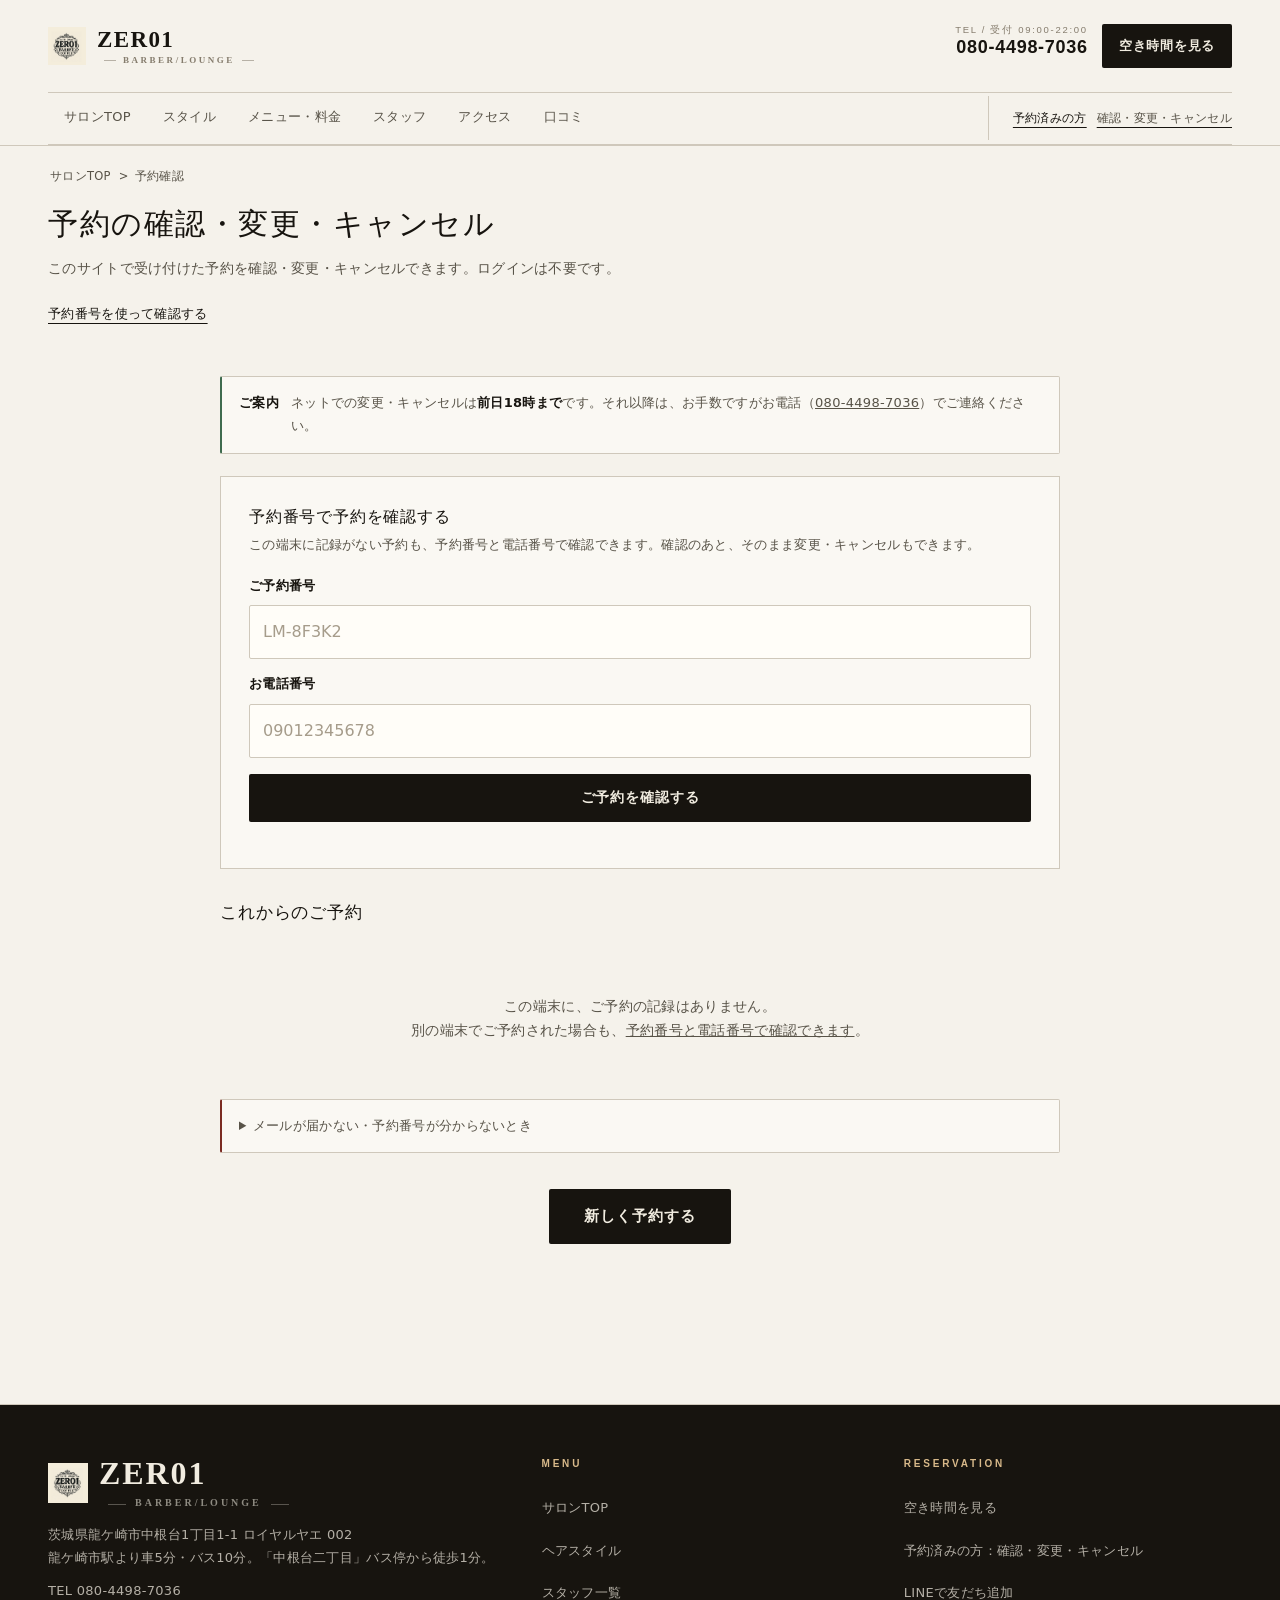
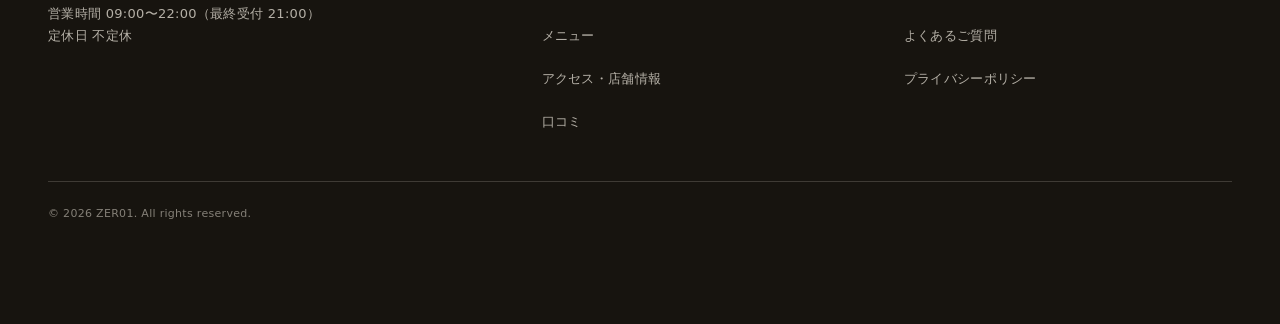
<file: mypage.html>
<!doctype html>
<html lang="ja">
<head>
  <meta charset="utf-8" />
  <meta name="viewport" content="width=device-width, initial-scale=1, viewport-fit=cover" />
  <meta name="theme-color" content="#f5f2eb" />
  <meta name="description" content="このサイトで受け付けた予約の確認・日時変更・キャンセルはこちらから。会員登録やログインは不要です。" />
  <meta name="robots" content="noindex, follow" />
  <title>予約の確認・変更・キャンセル｜ZER01 barber/lounge</title>

  <link rel="canonical" href="https://andenknt31113.github.io/salon-booking-site/mypage.html" />
  <meta property="og:type" content="article" />
  <meta property="og:site_name" content="ZER01 barber/lounge" />
  <meta property="og:title" content="予約の確認・変更・キャンセル｜ZER01 barber/lounge" />
  <meta property="og:description" content="このサイトで受け付けた予約の確認・日時変更・キャンセルはこちらから。会員登録やログインは不要です。" />
  <meta property="og:url" content="https://andenknt31113.github.io/salon-booking-site/mypage.html" />
  <meta property="og:image" content="https://andenknt31113.github.io/salon-booking-site/assets/ogp.png" />
  <meta property="og:image:width" content="1200" />
  <meta property="og:image:height" content="630" />
  <meta property="og:locale" content="ja_JP" />
  <meta name="twitter:card" content="summary_large_image" />
  <link rel="icon" href="favicon.svg" type="image/svg+xml" />
  <link rel="stylesheet" href="assets/css/style.css?v=77fa50d5dcded0b0165c2e196daf14f445f2518713d3171c6379af7853cad19f" />
  <link rel="stylesheet" href="assets/css/public.css?v=2e29be03828812cf5ece1c46c4c5d86f07738fefa0874b6fae974d5bfe7df244" />
</head>
<body data-page="mypage">
  <div id="site-header"></div>

  <main id="main-content" tabindex="-1">
    <div class="page-head">
      <div class="container">
        <nav class="breadcrumb" aria-label="パンくず">
          <a href="index.html">サロンTOP</a><span>&gt;</span><span>予約確認</span>
        </nav>
        <p class="page-kicker" lang="en">MY RESERVATION</p>
        <h1>予約の確認・変更・キャンセル</h1>
        <p>このサイトで受け付けた予約を確認・変更・キャンセルできます。ログインは不要です。</p>
        <a class="reservation-lookup-link" href="#lookup-box">予約番号を使って確認する</a>
      </div>
    </div>

    <section class="section">
      <div class="container-narrow">
        <div class="notice is-info">
          <b>ご案内</b>
          <!-- 文面は mypage.js が組み立てます。期限も連絡先も設定で変わるためです -->
          <span id="deadline-note"></span>
        </div>

        <!-- ここに来る方のほとんどは、予約した端末そのままで開きます。
             その方に、まず予約番号を尋ねるフォームを見せてはいけません。
             ご自分のご予約を先に出し、照会はその下に置いています -->

        <!-- 手続きを受け付けたことを伝える場所。文面は mypage.js が入れます。
             キャンセルするとカードは下の「過去・キャンセル」へ移るため、
             押した場所から消えただけに見えてしまいます -->
        <div class="notice is-info" id="flash" style="display:none;"></div>
        <div class="notice is-warn" id="store-warning" role="status" hidden>この端末の控えの一部を読み込めません。店舗の予約が取り消されたわけではありません。予約し直さず、<a href="#lookup-box">予約番号と電話番号でご予約を確認してください</a>。</div>

        <h2 class="section-title" id="saved-bookings-title" style="font-size:17px;margin:0 0 14px;">これからのご予約</h2>
        <div id="upcoming-list"></div>
        <!-- 記録が1件も無い方には出しません。空の一覧に「控えです」と添えても読む理由がありません -->
        <p class="section-desc" id="saved-bookings-note" style="margin:12px 0;font-size:13px;">一覧はこの端末の控えです。お電話や別の端末で変更した場合は、<a href="#lookup-box">予約番号で確認すると、最新の内容が表示されます</a>。</p>

        <!-- 件数が少ないうちは絞り込む理由がありません。
             mypage.js が、2件以上あるときだけ出します -->
        <div class="toolbar" id="search-box" hidden>
          <label class="sr-only" for="search-code">この端末の記録を予約番号で絞り込む</label>
          <input class="input" type="text" id="search-code" placeholder="この端末の記録を絞り込む" />
          <button class="btn btn-ghost btn-sm" type="button" id="search-btn">絞り込む</button>
          <button class="btn btn-ghost btn-sm" type="button" id="clear-btn">すべて表示</button>
        </div>

        <!-- キャンセル済みのご予約は、ご来店日が先でもこちらに入ります。
             「過去」とだけ書くと、来週のキャンセル分が並んだときに読めません -->
        <!-- 記録が1件も無い方には、この欄ごと出しません（mypage.js）。
             「ありません」の箱が2つ続くと、確認する欄が埋もれます -->
        <div id="past-bookings">
          <h2 class="section-title" style="font-size:17px;margin:36px 0 14px;">過去・キャンセルのご予約</h2>
          <div id="past-list"></div>
        </div>

        <!-- 予約番号 + 電話番号での照会（別の端末からでも確認できます） -->
        <section id="lookup-box" aria-labelledby="lookup-title">
          <h2 class="section-title" id="lookup-title" style="font-size:16px;margin-bottom:6px;">予約番号で予約を確認する</h2>
          <p class="section-desc" style="margin:0 0 18px;font-size:13px;">
            この端末に記録がない予約も、予約番号と電話番号で確認できます。確認のあと、そのまま変更・キャンセルもできます。
          </p>
          <!-- メールのリンクから開いた方へ。文面は mypage.js が入れます -->
          <p class="section-desc" id="lookup-prefill-note" role="status" style="margin:0 0 18px;font-size:13px;" hidden></p>
          <div class="form-field" style="margin-bottom:14px;">
            <label for="lookup-code">ご予約番号</label>
            <!-- 番号は英大文字と数字だけです。自動大文字化と自動修正を切らないと、
                 打った番号が勝手に別の綴りへ直されます -->
            <input class="input" type="text" id="lookup-code" placeholder="LM-8F3K2"
                   autocomplete="off" autocapitalize="characters" autocorrect="off" spellcheck="false" />
          </div>
          <div class="form-field" style="margin-bottom:16px;">
            <label for="lookup-tel">お電話番号</label>
            <input class="input" type="tel" id="lookup-tel" inputmode="tel" autocomplete="tel" placeholder="09012345678" />
          </div>
          <button class="btn btn-primary btn-block" type="button" id="lookup-btn">ご予約を確認する</button>
          <p class="field-error" id="lookup-error" role="alert" style="margin-top:12px;"></p>
          <div id="lookup-result" aria-live="polite" style="margin-top:18px;"></div>
        </section>

        <details class="notice" id="reservation-help">
          <summary>メールが届かない・予約番号が分からないとき</summary>
          <p>まず、このページの予約一覧と迷惑メールフォルダをご確認ください。予約した端末・ブラウザには記録が残っている場合があります。</p>
          <p>メールが届かないだけでは、予約が失敗したとは限りません。確認できない場合は、新しく予約し直さず、お名前・予約した日時・お電話番号を店舗へお伝えください。</p>
          <p id="reservation-help-contact"></p>
        </details>

        <p style="text-align:center;margin-top:36px;">
          <a class="btn btn-primary btn-lg" href="reserve.html"><span class="booking-active-only">新しく予約する</span><span class="booking-paused-only">予約のご案内を見る</span></a>
        </p>
      </div>
    </section>
  </main>

  <div id="site-footer"></div>

  <script src="assets/js/data.js?v=71bca6db4ee9e3d4578691918a02eadec6e88198e6e825dcdd20d18370101d1e"></script>
<script src="assets/js/published-menus.js?v=9128053ef54b80337eaafe418d80a039cb002f346a8c1ae2708ba29f36d2f586"></script>
  <script src="assets/js/public-read.js?v=c2b0146919f699a3654dcea3b34516af118847275b7b30779a5bef64493d859a"></script>
<script src="assets/js/common.js?v=68d5f671ebee34dd3aab139ba4ec0175d72f3d145c1d417bf741c0d73bc682ba"></script>
  <script src="assets/js/mypage.js?v=4c70b856cfcc3a71f57525110da672541d7870b59a1608359bca46c16ae9d556"></script>
</body>
</html>
</file>
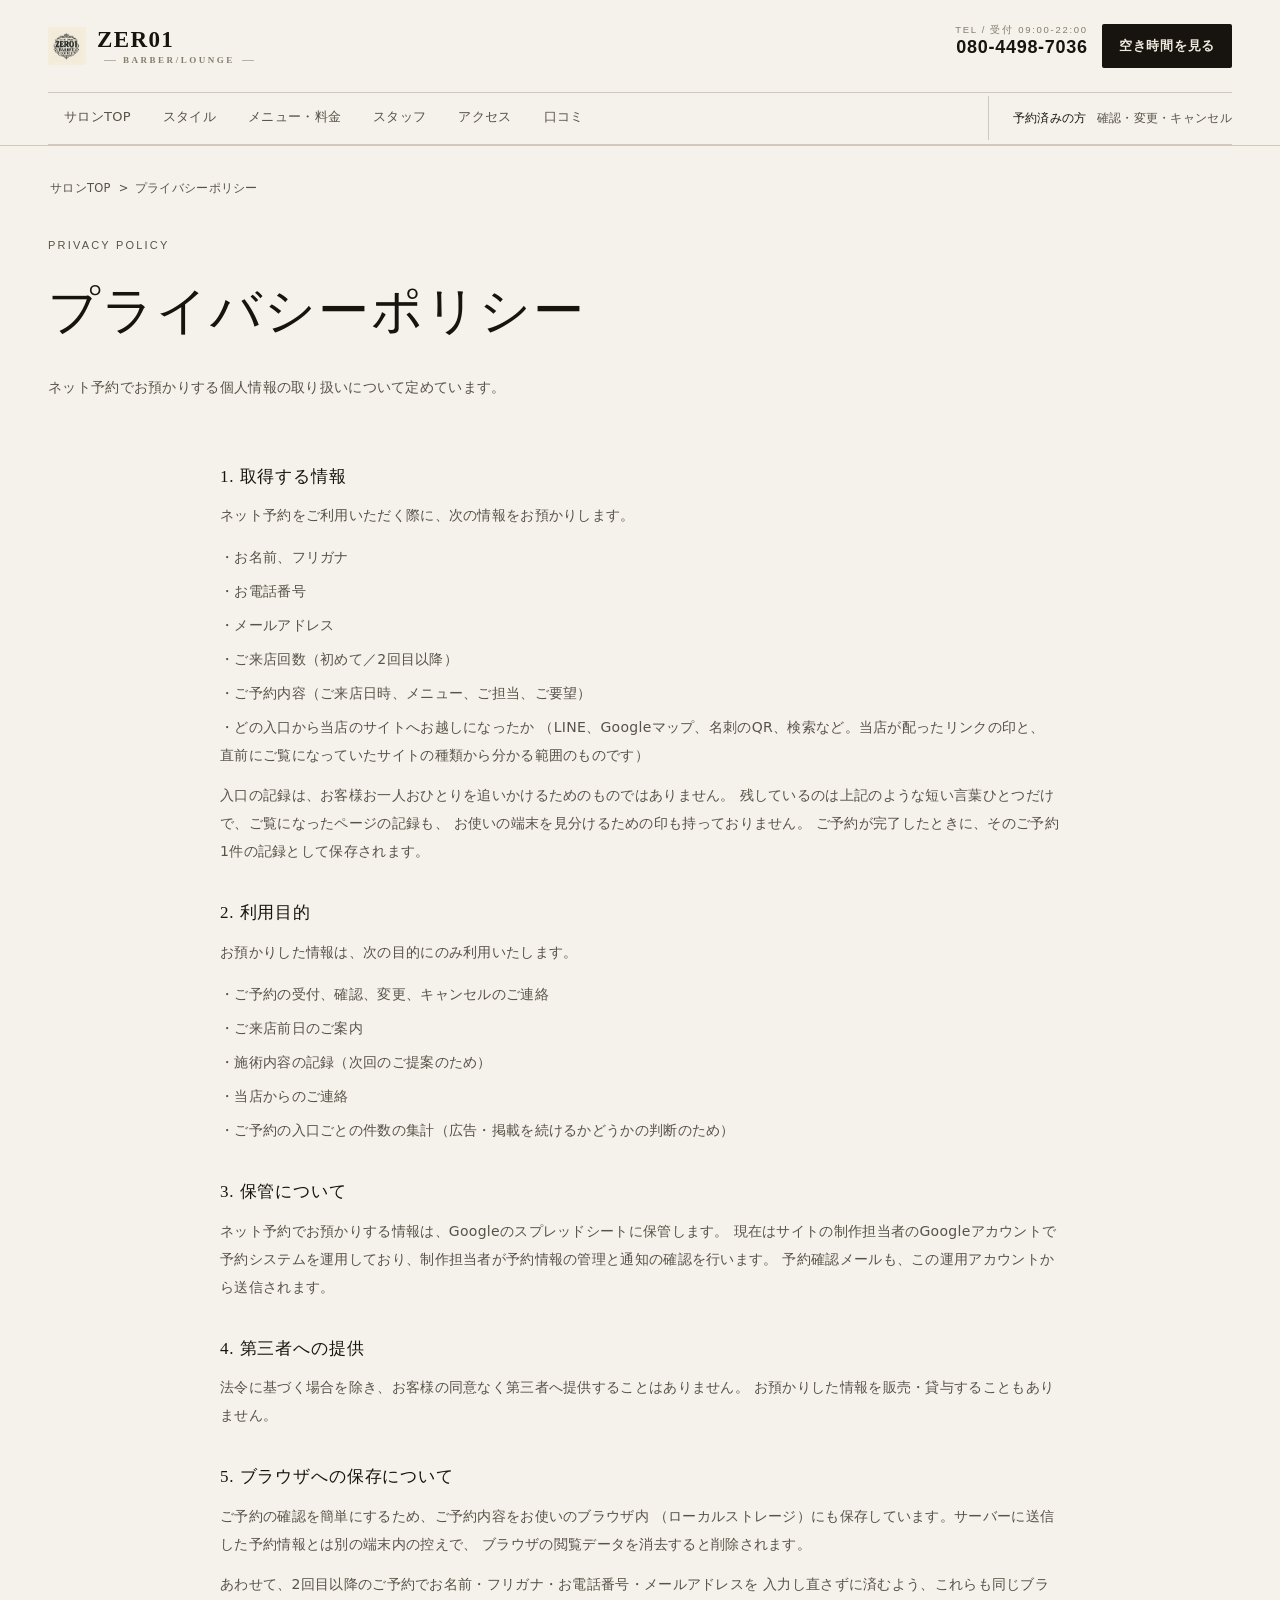
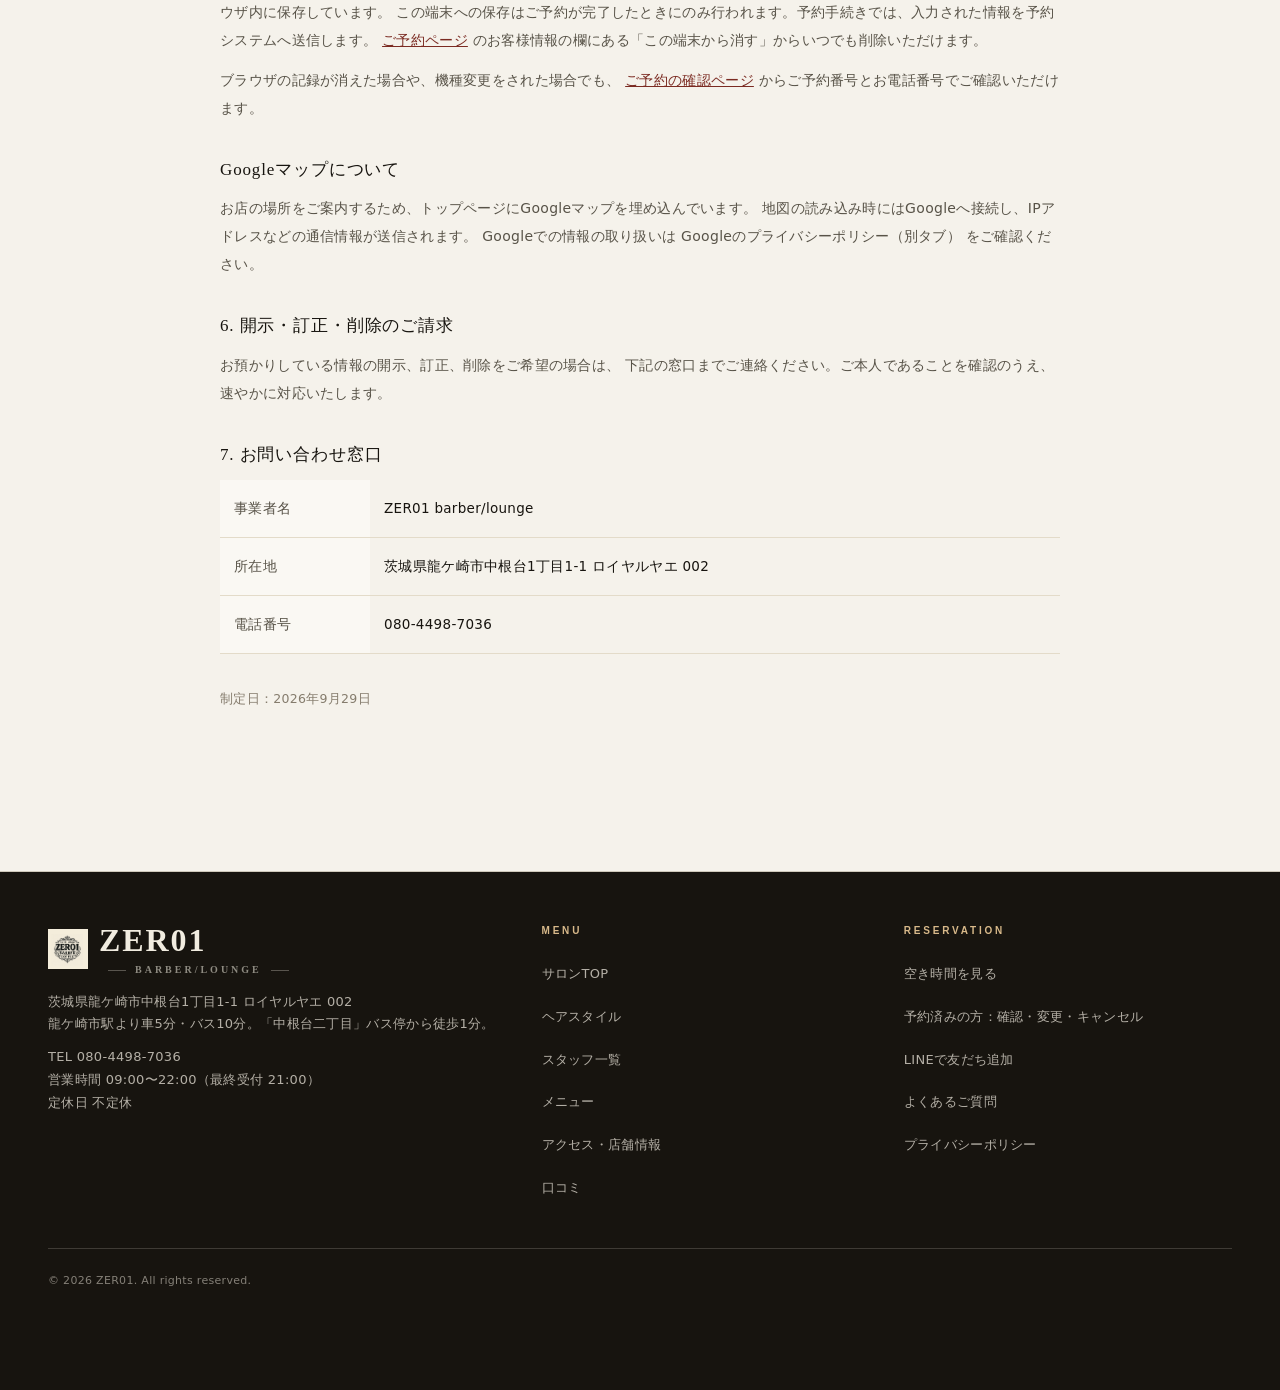
<file: privacy.html>
<!doctype html>
<html lang="ja">
<head>
  <meta charset="utf-8" />
  <meta name="viewport" content="width=device-width, initial-scale=1, viewport-fit=cover" />
  <meta name="theme-color" content="#f5f2eb" />
  <meta name="description" content="ネット予約でお預かりする個人情報の取り扱いについて。" />
  <title>プライバシーポリシー｜ZER01 barber/lounge</title>

  <link rel="canonical" href="https://andenknt31113.github.io/salon-booking-site/privacy.html" />
  <meta property="og:type" content="article" />
  <meta property="og:site_name" content="ZER01 barber/lounge" />
  <meta property="og:title" content="プライバシーポリシー｜ZER01 barber/lounge" />
  <meta property="og:description" content="ネット予約でお預かりする個人情報の取り扱いについて。" />
  <meta property="og:url" content="https://andenknt31113.github.io/salon-booking-site/privacy.html" />
  <meta property="og:image" content="https://andenknt31113.github.io/salon-booking-site/assets/ogp.png" />
  <meta property="og:image:width" content="1200" />
  <meta property="og:image:height" content="630" />
  <meta property="og:locale" content="ja_JP" />
  <meta name="twitter:card" content="summary_large_image" />
  <link rel="icon" href="favicon.svg" type="image/svg+xml" />
  <link rel="stylesheet" href="assets/css/style.css?v=77fa50d5dcded0b0165c2e196daf14f445f2518713d3171c6379af7853cad19f" />
  <link rel="stylesheet" href="assets/css/public.css?v=2e29be03828812cf5ece1c46c4c5d86f07738fefa0874b6fae974d5bfe7df244" />
</head>
<body data-page="privacy">
  <div id="site-header"></div>

  <main id="main-content" tabindex="-1">
    <div class="page-head">
      <div class="container">
        <nav class="breadcrumb" aria-label="パンくず">
          <a href="index.html">サロンTOP</a><span>&gt;</span><span>プライバシーポリシー</span>
        </nav>
        <p class="page-kicker" lang="en">PRIVACY POLICY</p>
        <h1>プライバシーポリシー</h1>
        <p>ネット予約でお預かりする個人情報の取り扱いについて定めています。</p>
      </div>
    </div>

    <section class="section">
      <div class="container-narrow">

        <h2 class="section-title" style="font-size:17px;margin-bottom:12px;">1. 取得する情報</h2>
        <p style="color:var(--text-2);font-size:14px;">
          ネット予約をご利用いただく際に、次の情報をお預かりします。
        </p>
        <ul style="margin:14px 0 0;font-size:14px;color:var(--text-2);">
          <li style="margin-bottom:6px;">・お名前、フリガナ</li>
          <li style="margin-bottom:6px;">・お電話番号</li>
          <li style="margin-bottom:6px;">・メールアドレス</li>
          <li style="margin-bottom:6px;">・ご来店回数（初めて／2回目以降）</li>
          <li style="margin-bottom:6px;">・ご予約内容（ご来店日時、メニュー、ご担当、ご要望）</li>
          <li style="margin-bottom:6px;">・どの入口から当店のサイトへお越しになったか
            （LINE、Googleマップ、名刺のQR、検索など。当店が配ったリンクの印と、
            直前にご覧になっていたサイトの種類から分かる範囲のものです）</li>
        </ul>
        <p style="color:var(--text-2);font-size:14px;margin-top:12px;">
          入口の記録は、お客様お一人おひとりを追いかけるためのものではありません。
          残しているのは上記のような短い言葉ひとつだけで、ご覧になったページの記録も、
          お使いの端末を見分けるための印も持っておりません。
          ご予約が完了したときに、そのご予約1件の記録として保存されます。
        </p>

        <h2 class="section-title" style="font-size:17px;margin:36px 0 12px;">2. 利用目的</h2>
        <p style="color:var(--text-2);font-size:14px;">
          お預かりした情報は、次の目的にのみ利用いたします。
        </p>
        <ul style="margin:14px 0 0;font-size:14px;color:var(--text-2);">
          <li style="margin-bottom:6px;">・ご予約の受付、確認、変更、キャンセルのご連絡</li>
          <li style="margin-bottom:6px;">・ご来店前日のご案内</li>
          <li style="margin-bottom:6px;">・施術内容の記録（次回のご提案のため）</li>
          <li style="margin-bottom:6px;">・当店からのご連絡</li>
          <li style="margin-bottom:6px;">・ご予約の入口ごとの件数の集計（広告・掲載を続けるかどうかの判断のため）</li>
        </ul>

        <h2 class="section-title" style="font-size:17px;margin:36px 0 12px;">3. 保管について</h2>
        <p style="color:var(--text-2);font-size:14px;">
          ネット予約でお預かりする情報は、Googleのスプレッドシートに保管します。
          現在はサイトの制作担当者のGoogleアカウントで予約システムを運用しており、制作担当者が予約情報の管理と通知の確認を行います。
          予約確認メールも、この運用アカウントから送信されます。
        </p>

        <h2 class="section-title" style="font-size:17px;margin:36px 0 12px;">4. 第三者への提供</h2>
        <p style="color:var(--text-2);font-size:14px;">
          法令に基づく場合を除き、お客様の同意なく第三者へ提供することはありません。
          お預かりした情報を販売・貸与することもありません。
        </p>

        <h2 class="section-title" style="font-size:17px;margin:36px 0 12px;">5. ブラウザへの保存について</h2>
        <p style="color:var(--text-2);font-size:14px;">
          ご予約の確認を簡単にするため、ご予約内容をお使いのブラウザ内
          （ローカルストレージ）にも保存しています。サーバーに送信した予約情報とは別の端末内の控えで、
          ブラウザの閲覧データを消去すると削除されます。
        </p>
        <p style="color:var(--text-2);font-size:14px;margin-top:12px;">
          あわせて、2回目以降のご予約でお名前・フリガナ・お電話番号・メールアドレスを
          入力し直さずに済むよう、これらも同じブラウザ内に保存しています。
          この端末への保存はご予約が完了したときにのみ行われます。予約手続きでは、入力された情報を予約システムへ送信します。
          <a href="reserve.html" style="color:var(--accent);text-decoration:underline;">ご予約ページ</a>
          のお客様情報の欄にある「この端末から消す」からいつでも削除いただけます。
        </p>
        <p style="color:var(--text-2);font-size:14px;margin-top:12px;">
          ブラウザの記録が消えた場合や、機種変更をされた場合でも、
          <a href="mypage.html" style="color:var(--accent);text-decoration:underline;">ご予約の確認ページ</a>
          からご予約番号とお電話番号でご確認いただけます。
        </p>

        <h2 class="section-title" style="font-size:17px;margin:36px 0 12px;">Googleマップについて</h2>
        <p style="color:var(--text-2);font-size:14px;">
          お店の場所をご案内するため、トップページにGoogleマップを埋め込んでいます。
          地図の読み込み時にはGoogleへ接続し、IPアドレスなどの通信情報が送信されます。
          Googleでの情報の取り扱いは
          <a href="https://policies.google.com/privacy?hl=ja" target="_blank" rel="noopener noreferrer">Googleのプライバシーポリシー（別タブ）</a>
          をご確認ください。
        </p>

        <h2 class="section-title" style="font-size:17px;margin:36px 0 12px;">6. 開示・訂正・削除のご請求</h2>
        <p style="color:var(--text-2);font-size:14px;">
          お預かりしている情報の開示、訂正、削除をご希望の場合は、
          下記の窓口までご連絡ください。ご本人であることを確認のうえ、速やかに対応いたします。
        </p>

        <h2 class="section-title" style="font-size:17px;margin:36px 0 12px;">7. お問い合わせ窓口</h2>
        <table class="info-table"><tbody id="privacy-contact"></tbody></table>

        <p style="color:var(--muted);font-size:12.5px;margin-top:32px;" id="privacy-updated"></p>

      </div>
    </section>
  </main>

  <div id="site-footer"></div>

  <script src="assets/js/data.js?v=71bca6db4ee9e3d4578691918a02eadec6e88198e6e825dcdd20d18370101d1e"></script>
<script src="assets/js/published-menus.js?v=9128053ef54b80337eaafe418d80a039cb002f346a8c1ae2708ba29f36d2f586"></script>
<script src="assets/js/common.js?v=68d5f671ebee34dd3aab139ba4ec0175d72f3d145c1d417bf741c0d73bc682ba"></script>
  <script src="assets/js/privacy.js?v=2928a2a9346ed794974f2f76a88df9b922c361a010a1278bd44dcdb899fc3ccc"></script>
</body>
</html>
</file>
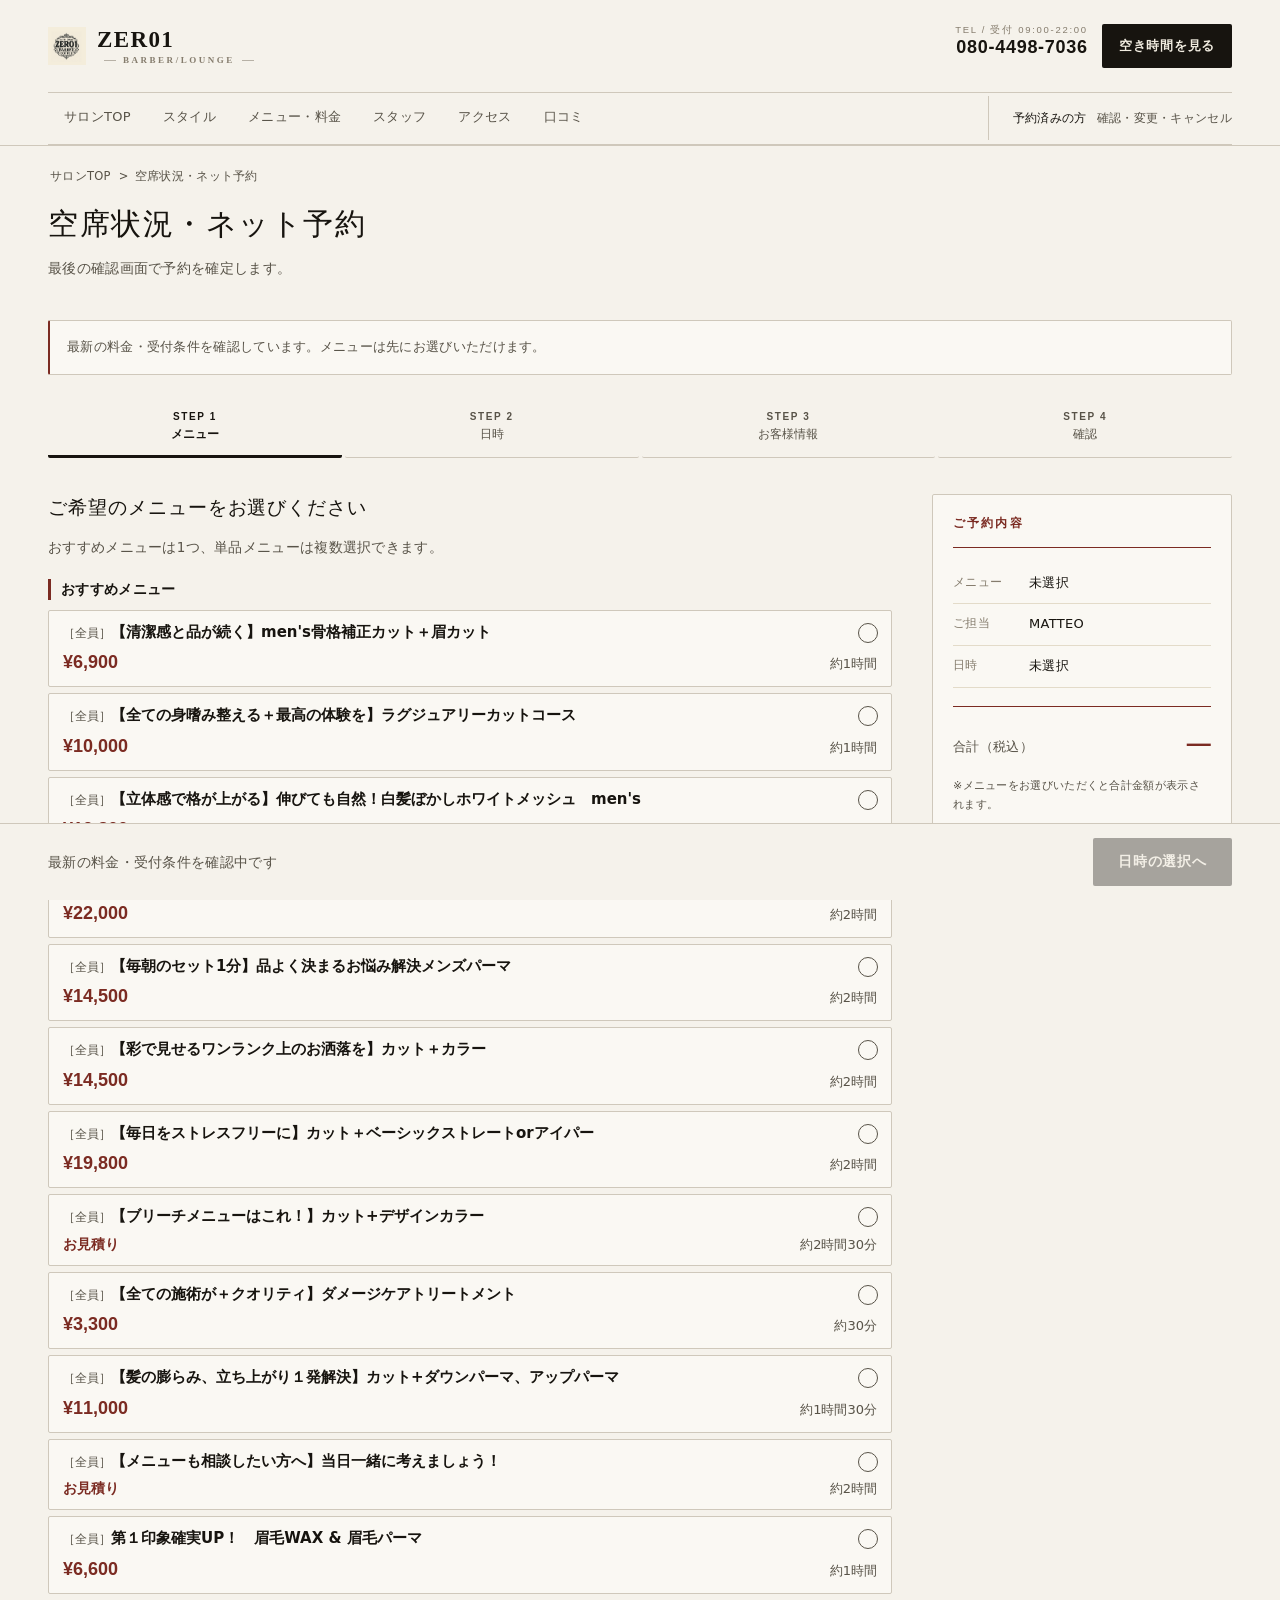
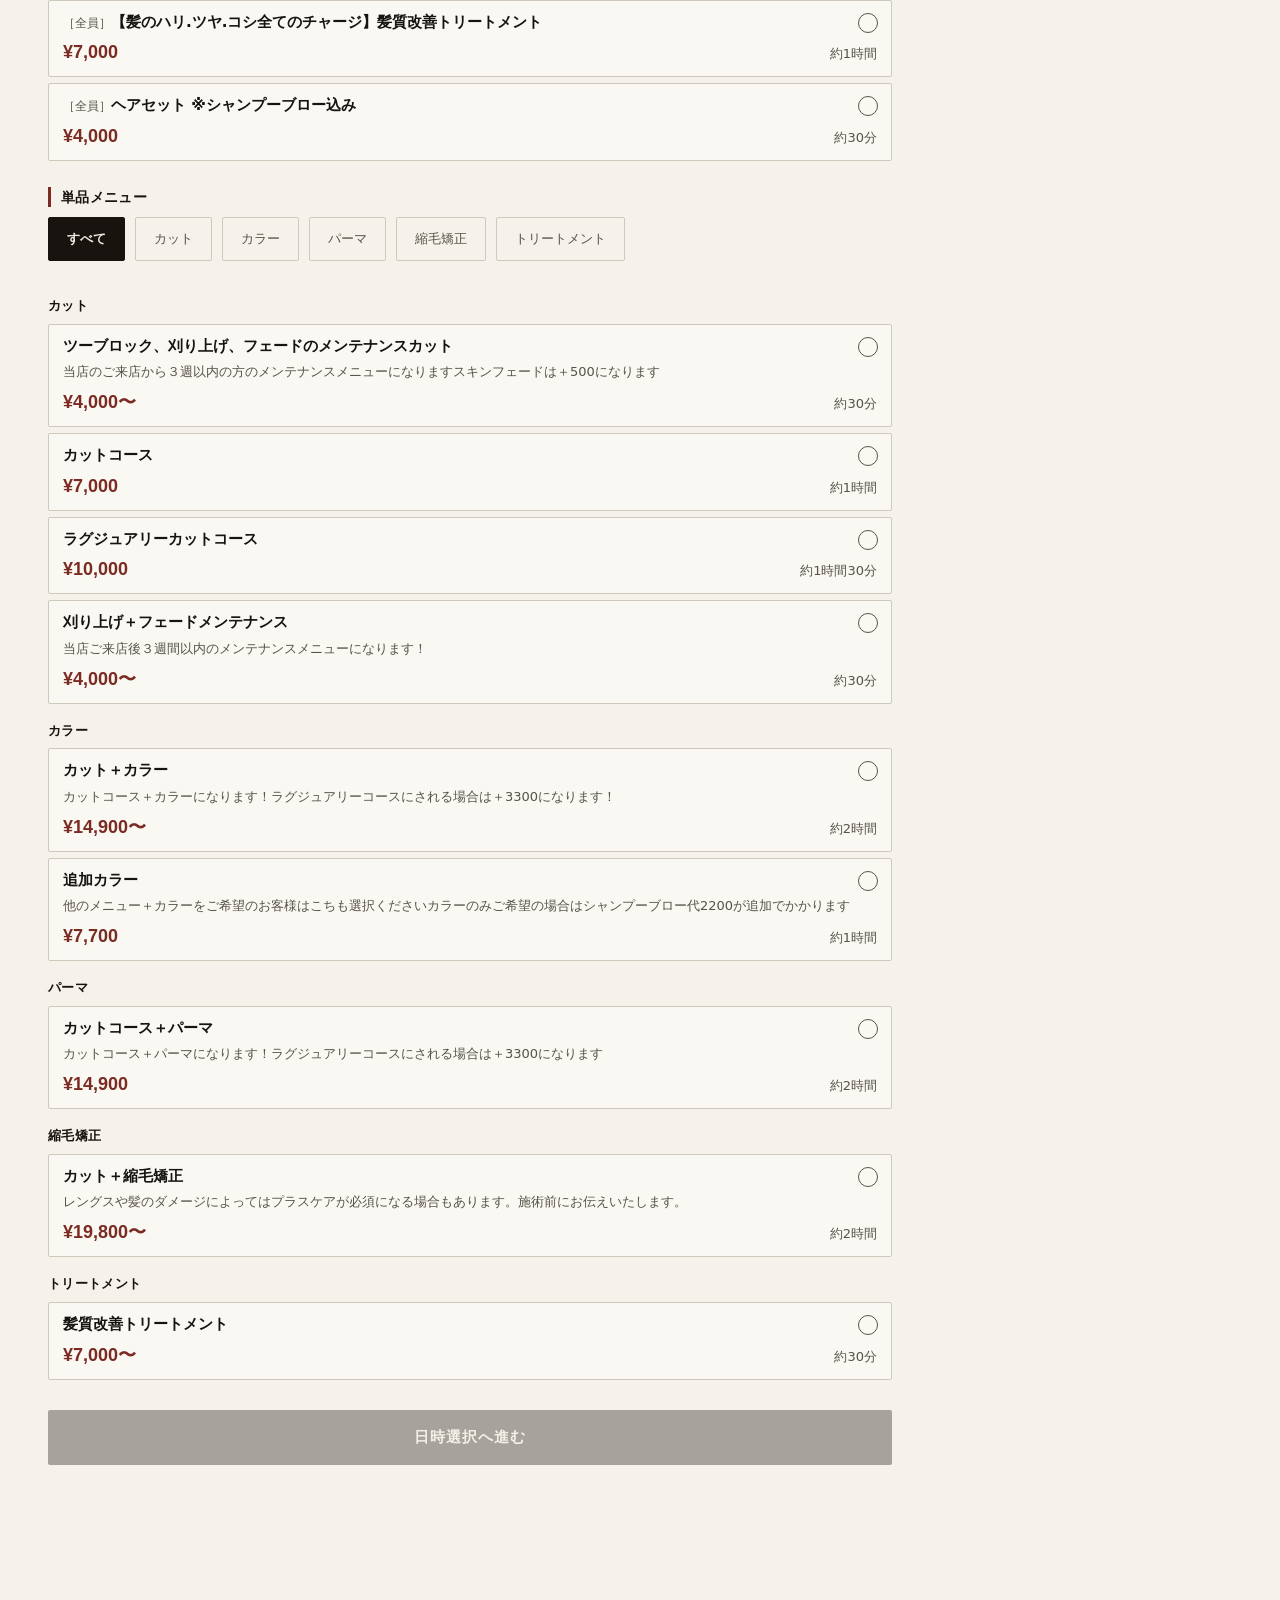
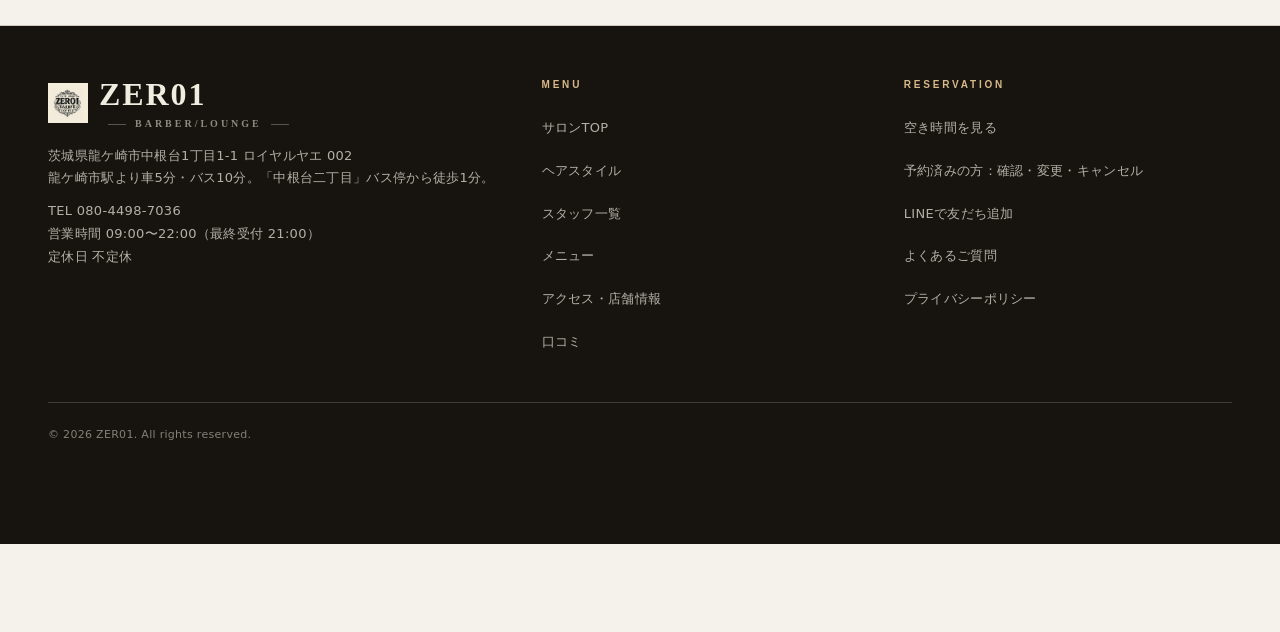
<file: reserve.html>
<!doctype html>
<html lang="ja">
<head>
  <meta charset="utf-8" />
  <meta name="viewport" content="width=device-width, initial-scale=1, viewport-fit=cover" />
  <meta name="theme-color" content="#f5f2eb" />
  <meta name="description" content="ZER01 barber/lounge の予約方法と受付状況をご案内します。" />
  <title>空席状況・ネット予約｜ZER01 barber/lounge</title>

  <link rel="canonical" href="https://andenknt31113.github.io/salon-booking-site/reserve.html" />
  <meta property="og:type" content="article" />
  <meta property="og:site_name" content="ZER01 barber/lounge" />
  <meta property="og:title" content="空席状況・ネット予約｜ZER01 barber/lounge" />
  <meta property="og:description" content="ZER01 barber/lounge の予約方法と受付状況をご案内します。" />
  <meta property="og:url" content="https://andenknt31113.github.io/salon-booking-site/reserve.html" />
  <meta property="og:image" content="https://andenknt31113.github.io/salon-booking-site/assets/ogp.png" />
  <meta property="og:image:width" content="1200" />
  <meta property="og:image:height" content="630" />
  <meta property="og:locale" content="ja_JP" />
  <meta name="twitter:card" content="summary_large_image" />
  <link rel="icon" href="favicon.svg" type="image/svg+xml" />
  <link rel="stylesheet" href="assets/css/style.css?v=77fa50d5dcded0b0165c2e196daf14f445f2518713d3171c6379af7853cad19f" />
  <link rel="stylesheet" href="assets/css/public.css?v=2e29be03828812cf5ece1c46c4c5d86f07738fefa0874b6fae974d5bfe7df244" />
</head>
<body data-page="reserve" class="catalog-unverified">
  <div id="site-header"></div>

  <main id="main-content" tabindex="-1">
    <div class="page-head">
      <div class="container">
        <nav class="breadcrumb" aria-label="パンくず">
          <a href="index.html">サロンTOP</a><span>&gt;</span><span>空席状況・ネット予約</span>
        </nav>
        <p class="page-kicker" lang="en">RESERVATION</p>
        <h1>空席状況・ネット予約</h1>
        <p class="booking-active-only">最後の確認画面で予約を確定します。</p>
      </div>
    </div>

    <section class="section">
      <div class="container">
        <!-- ステップ表示 -->
        <div class="notice" id="change-notice" hidden></div>
        <div id="booking-paused-notice" role="status"></div>
        <div class="notice" id="catalog-status" role="status" tabindex="-1">最新の料金・受付条件を確認しています。メニューは先にお選びいただけます。</div>
        <div class="notice" id="catalog-change-notice" role="alert" hidden></div>
        <ol class="steps" id="steps" aria-label="予約の手順">
          <li class="step" data-step="1"><button type="button" disabled><b>STEP 1</b>メニュー</button></li>
          <li class="step" data-step="2"><button type="button" disabled><b>STEP 2</b><span id="step2-label">スタッフ</span></button></li>
          <li class="step" data-step="3"><button type="button" disabled><b>STEP 3</b>日時</button></li>
          <li class="step" data-step="4"><button type="button" disabled><b>STEP 4</b>お客様情報</button></li>
          <li class="step" data-step="5"><button type="button" disabled><b>STEP 5</b>確認</button></li>
        </ol>

        <div class="reserve-layout" id="reserve-layout">
          <div>
            <!-- STEP1 メニュー -->
            <section class="reserve-panel" data-panel="1" aria-labelledby="h-step1">
              <h2 class="section-title" id="h-step1" style="font-size:19px;margin-bottom:6px;">ご希望のメニューをお選びください</h2>
              <p class="section-desc" style="margin-bottom:20px;">おすすめメニューは1つ、単品メニューは複数選択できます。</p>

              <h3 style="font-size:14px;margin-bottom:10px;padding-left:10px;border-left:3px solid var(--accent);">おすすめメニュー</h3>
              <div id="coupon-choices"></div>

              <h3 style="font-size:14px;margin:26px 0 10px;padding-left:10px;border-left:3px solid var(--accent);">単品メニュー</h3>
              <div class="tabs" id="menu-cat-tabs" role="group" aria-label="単品メニューの分類"></div>
              <div id="menu-choices"></div>

              <div class="panel-actions">
                <button class="btn btn-primary btn-lg" type="button" data-next="2" id="to-staff">スタッフ選択へ進む</button>
              </div>
            </section>

            <!-- STEP2 スタッフ。
                 見出しと説明は reserve.js が在籍人数に合わせて書き換えます。
                 1名の店で「指名なし」「当日空いているスタッフ」と案内すると、
                 お客様は在りもしない選択肢を探すことになります -->
            <section class="reserve-panel" data-panel="2" aria-labelledby="h-step2">
              <h2 class="section-title" id="h-step2" style="font-size:19px;margin-bottom:6px;">ご指名のスタッフをお選びください</h2>
              <p class="section-desc" id="staff-lead" style="margin-bottom:20px;">指名なしの場合は、当日空いているスタッフが担当いたします。</p>
              <div id="staff-choices"></div>
              <div class="panel-actions">
                <button class="btn btn-ghost" type="button" data-prev="1">戻る</button>
                <button class="btn btn-primary" type="button" data-next="3">日時選択へ進む</button>
              </div>
            </section>

            <!-- STEP3 日時 -->
            <section class="reserve-panel" data-panel="3" aria-labelledby="h-step3">
              <h2 class="section-title" id="h-step3" style="font-size:19px;margin-bottom:6px;">ご来店日時をお選びください</h2>
              <p class="section-desc" id="calendar-staff" hidden></p>
              <p class="section-desc" style="margin-bottom:16px;">
                ご選択中のメニューの所要時間（<span id="cal-duration"></span>）で空きのある枠を表示しています。
              </p>

              <div class="calendar-nav">
                <button class="btn btn-ghost btn-sm" type="button" id="cal-prev">&lt; 前の期間</button>
                <strong id="cal-range"></strong>
                <button class="btn btn-ghost btn-sm" type="button" id="cal-next">次の期間 &gt;</button>
              </div>

              <!-- 他のお客様の予約状況を取りにいっているあいだの表示。
                   出さないと、古い空き状況を最新だと思って選ばれます -->
              <p class="cal-status" id="cal-status" hidden>最新の空き状況を確認しています…</p>

              <div class="calendar-scroll">
                <table class="calendar" id="calendar">
                  <thead id="cal-head"></thead>
                  <tbody id="cal-body"></tbody>
                </table>
              </div>
              <!-- 表は画面より横に長く、7日ぶんしか見えません。
                   指で送れることを書いておかないと、先の日付に辿り着けません -->
              <p class="cal-hint">← 表を横に動かすと、先の日付もご覧いただけます →</p>

              <!-- 記号の説明は reserve.js が組み立てます。
                   スタイリスト1名の店では ◎ と △ は出ないので、
                   そのまま並べると「出ない記号」を探させることになります -->
              <ul class="legend" id="cal-legend"></ul>

              <div class="panel-actions">
                <button class="btn btn-ghost" type="button" data-prev="2">戻る</button>
                <button class="btn btn-primary" type="button" data-next="4">お客様情報の入力へ</button>
              </div>
            </section>

            <!-- STEP4 お客様情報 -->
            <section class="reserve-panel" data-panel="4" aria-labelledby="h-step4">
              <h2 class="section-title" id="h-step4" style="font-size:19px;margin-bottom:20px;">お客様情報をご入力ください</h2>

              <!-- 前回この端末で予約された方の情報。無いときは出ません -->
              <div class="saved-profile" id="saved-profile" hidden>
                <p class="saved-profile-head">前回ご入力いただいた内容です。そのままお進みいただけます。</p>
                <dl class="saved-profile-body" id="saved-profile-body"></dl>
                <div class="saved-profile-actions">
                  <button class="btn btn-outline btn-sm" type="button" id="profile-edit">別の内容で予約する</button>
                  <button class="link-button" type="button" id="profile-clear">この端末から消す</button>
                </div>
                <p class="saved-profile-note">
                  お客様の端末の中にだけ保存しています。店舗やインターネット上には送られません。
                </p>
              </div>

              <form id="customer-form" novalidate>
                <div class="form-field" data-field="name">
                  <label for="f-name">お名前<span class="required">必須</span></label>
                  <input class="input" type="text" id="f-name" name="name" autocomplete="name" placeholder="山田 花子" required />
                  <p class="field-error" id="f-name-error">お名前を60文字以内でご入力ください。</p>
                </div>

                <div class="form-field" data-field="kana">
                  <label for="f-kana">フリガナ<span class="required">必須</span></label>
                  <input class="input" type="text" id="f-kana" name="kana" placeholder="ヤマダ ハナコ" required />
                  <p class="field-error" id="f-kana-error">フリガナを全角カタカナ・60文字以内でご入力ください。</p>
                </div>

                <div class="form-field" data-field="tel">
                  <label for="f-tel">電話番号<span class="required">必須</span></label>
                  <input class="input" type="tel" id="f-tel" name="tel" autocomplete="tel" inputmode="tel" placeholder="09012345678" required />
                  <p class="field-error" id="f-tel-error">電話番号を数字10〜11桁でご入力ください。</p>
                </div>

                <div class="form-field" data-field="email">
                  <label for="f-email">メールアドレス<span class="required">必須</span></label>
                  <input class="input" type="email" id="f-email" name="email" autocomplete="email" placeholder="example@example.com" required />
                  <p class="field-error" id="f-email-error">メールアドレスの形式をご確認のうえ、120文字以内でご入力ください。</p>
                </div>

                <div class="form-field" data-field="visit">
                  <span class="field-label" id="f-visit-label">ご来店回数<span class="required">必須</span></span>
                  <div class="radio-row" role="group" aria-labelledby="f-visit-label">
                    <label class="radio-chip"><input type="radio" name="visit" value="初めて" required /><span>初めて</span></label>
                    <label class="radio-chip"><input type="radio" name="visit" value="2回目以降" required /><span>2回目以降</span></label>
                  </div>
                  <p class="field-error" id="f-visit-error">ご来店回数をお選びください。</p>
                </div>

                <div class="form-field" data-field="request">
                  <label for="f-request">ご要望・ご相談<span class="optional">任意</span></label>
                  <textarea class="textarea" id="f-request" name="request" placeholder="例）サイドは短めのフェードで、上は少し残したいです。写真のような雰囲気にできますか？"></textarea>
                  <p class="field-error" id="f-request-error">ご要望・ご相談を1000文字以内でご入力ください。入力内容は残してあります。</p>
                </div>

                <div class="form-field" data-field="agree">
                  <label class="checkbox-line">
                    <input type="checkbox" id="f-agree" name="agree" required />
                    <span id="agree-text">キャンセルポリシーに同意します<span class="required">必須</span></span>
                  </label>
                  <p class="field-error" id="f-agree-error">キャンセルポリシーへの同意が必要です。</p>
                </div>
              </form>

              <div class="panel-actions">
                <button class="btn btn-ghost" type="button" data-prev="3">戻る</button>
                <button class="btn btn-primary" type="button" data-next="5">入力内容の確認へ</button>
              </div>
            </section>

            <!-- STEP5 確認 -->
            <section class="reserve-panel" data-panel="5" aria-labelledby="h-step5">
              <h2 class="section-title" id="h-step5" style="font-size:19px;margin-bottom:20px;">ご予約内容の確認</h2>
              <div class="notice">
                <b>ご確認</b>
                <span id="confirm-lead">内容に間違いがないかご確認のうえ、「この内容で予約する」ボタンを押してください。</span>
              </div>
              <table class="confirm-table"><tbody id="confirm-body"></tbody></table>
              <!-- 送信中であることを、ボタンの文字以外にも出します。
                   電波の細い場所では応答まで数秒かかり、そのあいだボタンが
                   画面の外にあると、何も起きていないように見えます -->
              <p class="sending-note" id="sending-note" hidden>
                店舗へ送信しています。この画面を閉じずに、少々お待ちください。
              </p>
              <div class="panel-actions">
                <button class="btn btn-ghost" type="button" data-prev="4">修正する</button>
                <button class="btn btn-primary btn-lg" type="button" id="submit-reservation">この内容で予約する</button>
              </div>
            </section>

            <!-- 完了 -->
            <section class="reserve-panel" data-panel="6" aria-labelledby="h-done">
              <div class="done-box">
                <div class="done-icon" aria-hidden="true">✓</div>
                <h2 class="section-title" id="h-done" style="font-size:21px;">ご予約が完了しました</h2>
                <p class="section-desc">予約の確認・変更・キャンセルに使う番号です。</p>
                <div class="notice is-warn" id="done-warning" hidden style="text-align:left;"></div>
                <p class="done-code" id="done-code"></p>
                <!-- 番号を手で書き写すのは、外を歩きながらではまず無理です。
                     押せなかった端末のために、番号そのものは上に出したままにします -->
                <div class="done-code-actions">
                  <button class="btn btn-outline btn-sm" type="button" id="copy-code">予約番号をコピー</button>
                  <span class="copy-done" id="copy-done" hidden role="status">コピーしました</span>
                </div>
                <!-- 「本当に取れたのか」「やめたくなったらどうするのか」は、
                     この場で答えておかないと、お客様は電話で確かめることになります -->
                <p class="done-follow" id="done-follow"></p>
                <div style="max-width:520px;margin:28px auto 0;text-align:left;">
                  <table class="confirm-table"><tbody id="done-body"></tbody></table>
                </div>
                <!-- LINE公式アカウントのURLを data.js に入れると出ます -->
                <div class="line-invite" id="line-invite" hidden></div>
                <div style="display:flex;gap:12px;justify-content:center;flex-wrap:wrap;margin-top:28px;">
                  <button class="btn btn-primary" type="button" id="add-to-calendar">カレンダーに追加</button>
                  <a class="btn btn-outline" href="mypage.html">予約内容を確認する</a>
                  <a class="btn btn-outline" href="index.html">サロンTOPへ戻る</a>
                </div>
                <p style="font-size:12px;color:var(--muted);margin-top:14px;">
                  通知はカレンダーアプリの設定に従います。
                </p>
              </div>
            </section>
          </div>

          <!-- サマリー -->
          <aside class="summary" id="summary">
            <h3>ご予約内容</h3>
            <dl id="summary-body"></dl>
            <div class="summary-total">
              <span>合計（税込）</span>
              <strong id="summary-total">¥0</strong>
            </div>
            <p class="summary-note" id="summary-note"></p>
          </aside>

          <!-- 画面下に貼りつく「次へ」。一覧を最後まで送らなくても次に進めます -->
          <div class="step-cta" id="step-cta" hidden>
            <span class="step-cta-info" role="status" aria-atomic="true"></span>
            <button class="btn btn-primary" type="button" data-next="2" disabled>ご担当の確認へ</button>
          </div>
        </div>
      </div>
    </section>
  </main>

  <div id="site-footer"></div>

  <script src="assets/js/data.js?v=71bca6db4ee9e3d4578691918a02eadec6e88198e6e825dcdd20d18370101d1e"></script>
<script src="assets/js/published-menus.js?v=9128053ef54b80337eaafe418d80a039cb002f346a8c1ae2708ba29f36d2f586"></script>
  <script src="assets/js/public-read.js?v=c2b0146919f699a3654dcea3b34516af118847275b7b30779a5bef64493d859a"></script>
<script src="assets/js/common.js?v=68d5f671ebee34dd3aab139ba4ec0175d72f3d145c1d417bf741c0d73bc682ba"></script>
  <script src="assets/js/reserve.js?v=4de68c3dca0b817f843543c58c3a8734d8540660df936a5b12aa6a7259bddb6f"></script>
</body>
</html>
</file>
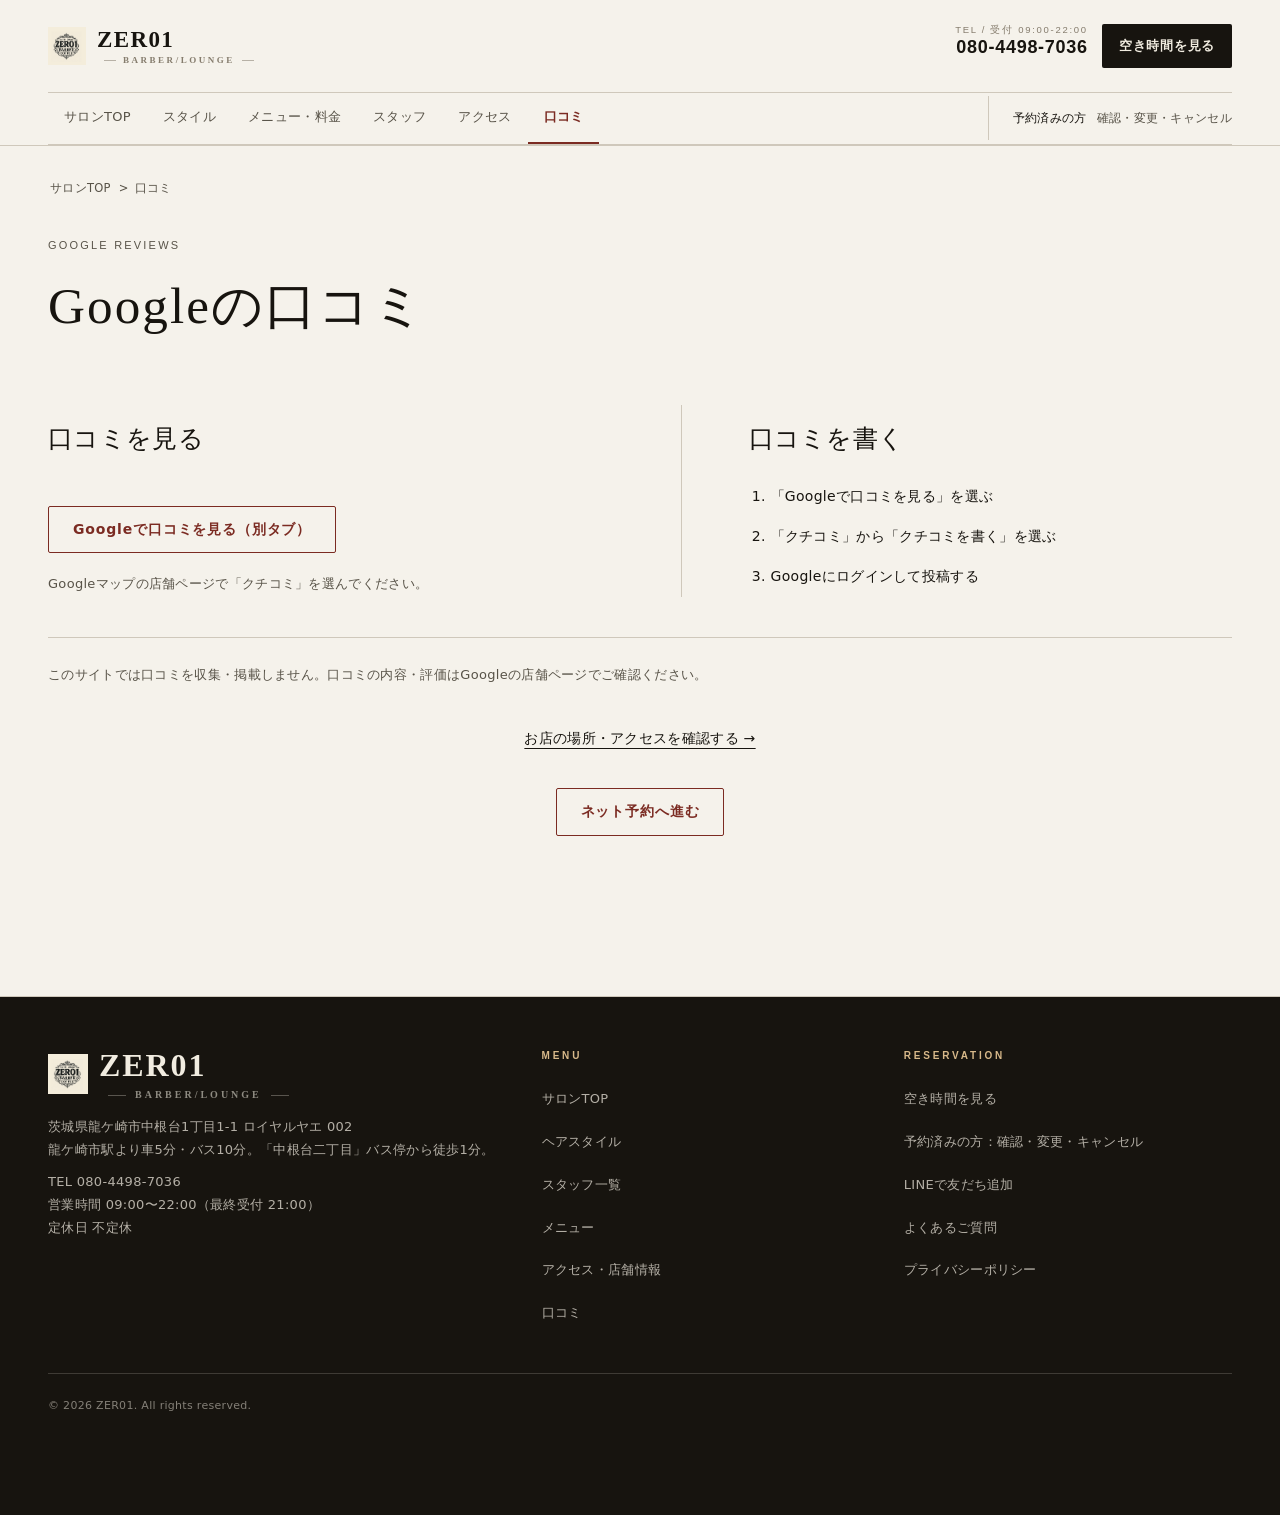
<file: reviews.html>
<!doctype html>
<html lang="ja">
<head>
  <meta charset="utf-8" />
  <meta name="viewport" content="width=device-width, initial-scale=1, viewport-fit=cover" />
  <meta name="theme-color" content="#f5f2eb" />
  <meta name="description" content="Googleの口コミの確認・投稿をご案内します。" />
  <title>口コミ｜ZER01 barber/lounge</title>

  <link rel="canonical" href="https://andenknt31113.github.io/salon-booking-site/reviews.html" />
  <meta property="og:type" content="article" />
  <meta property="og:site_name" content="ZER01 barber/lounge" />
  <meta property="og:title" content="口コミ｜ZER01 barber/lounge" />
  <meta property="og:description" content="Googleの口コミの確認・投稿をご案内します。" />
  <meta property="og:url" content="https://andenknt31113.github.io/salon-booking-site/reviews.html" />
  <meta property="og:image" content="https://andenknt31113.github.io/salon-booking-site/assets/ogp.png" />
  <meta property="og:image:width" content="1200" />
  <meta property="og:image:height" content="630" />
  <meta property="og:locale" content="ja_JP" />
  <meta name="twitter:card" content="summary_large_image" />
  <link rel="icon" href="favicon.svg" type="image/svg+xml" />
  <link rel="stylesheet" href="assets/css/style.css?v=77fa50d5dcded0b0165c2e196daf14f445f2518713d3171c6379af7853cad19f" />
  <link rel="stylesheet" href="assets/css/public.css?v=2e29be03828812cf5ece1c46c4c5d86f07738fefa0874b6fae974d5bfe7df244" />
</head>
<body data-page="reviews">
  <div id="site-header"></div>

  <main id="main-content" tabindex="-1">
    <div class="page-head page-head-editorial">
      <div class="container">
        <nav class="breadcrumb" aria-label="パンくず">
          <a href="index.html">サロンTOP</a><span>&gt;</span><span>口コミ</span>
        </nav>
        <p class="page-kicker" lang="en">GOOGLE REVIEWS</p>
        <h1>Googleの口コミ</h1>
      </div>
    </div>

    <section class="section" id="write">
      <div class="container">
        <article id="google-review">
    <div class="google-review-guide">
      <div class="review-reading">
        <h2>口コミを見る</h2>
        <a class="btn btn-outline" href="https://www.google.com/maps/search/?api=1&amp;query=ZER01%20barber%2Flounge%20%E8%8C%A8%E5%9F%8E%E7%9C%8C%E9%BE%8D%E3%82%B1%E5%B4%8E%E5%B8%82%E4%B8%AD%E6%A0%B9%E5%8F%B01%E4%B8%81%E7%9B%AE1-1%20%E3%83%AD%E3%82%A4%E3%83%A4%E3%83%AB%E3%83%A4%E3%82%A8%20002" target="_blank" rel="noopener noreferrer">Googleで口コミを見る（別タブ）</a>
        <p class="review-caption">Googleマップの店舗ページで「クチコミ」を選んでください。</p>
      </div>
      <div class="review-writing">
        <h2>口コミを書く</h2>

        <ol class="review-steps"><li>「Googleで口コミを見る」を選ぶ</li><li>「クチコミ」から「クチコミを書く」を選ぶ</li><li>Googleにログインして投稿する</li></ol>
      </div>
      <p class="review-caption review-disclosure">このサイトでは口コミを収集・掲載しません。口コミの内容・評価はGoogleの店舗ページでご確認ください。</p>
    </div></article>
        <p class="review-return"><a href="index.html#info">お店の場所・アクセスを確認する →</a></p>
        <p style="text-align:center;margin-top:28px;">
          <a class="btn btn-outline" href="reserve.html"><span class="booking-active-only">ネット予約へ進む</span><span class="booking-paused-only">予約のご案内を見る</span></a>
        </p>
      </div>
    </section>
  </main>

  <div id="site-footer"></div>

  <script src="assets/js/data.js?v=71bca6db4ee9e3d4578691918a02eadec6e88198e6e825dcdd20d18370101d1e"></script>
<script src="assets/js/published-menus.js?v=9128053ef54b80337eaafe418d80a039cb002f346a8c1ae2708ba29f36d2f586"></script>
<script src="assets/js/common.js?v=68d5f671ebee34dd3aab139ba4ec0175d72f3d145c1d417bf741c0d73bc682ba"></script>
  <script src="assets/js/pages.js?v=df49fb41c618b5f2400bbcd74c8967f69da2ef1d1a644d34718691d3daaa5d40"></script>
</body>
</html>
</file>
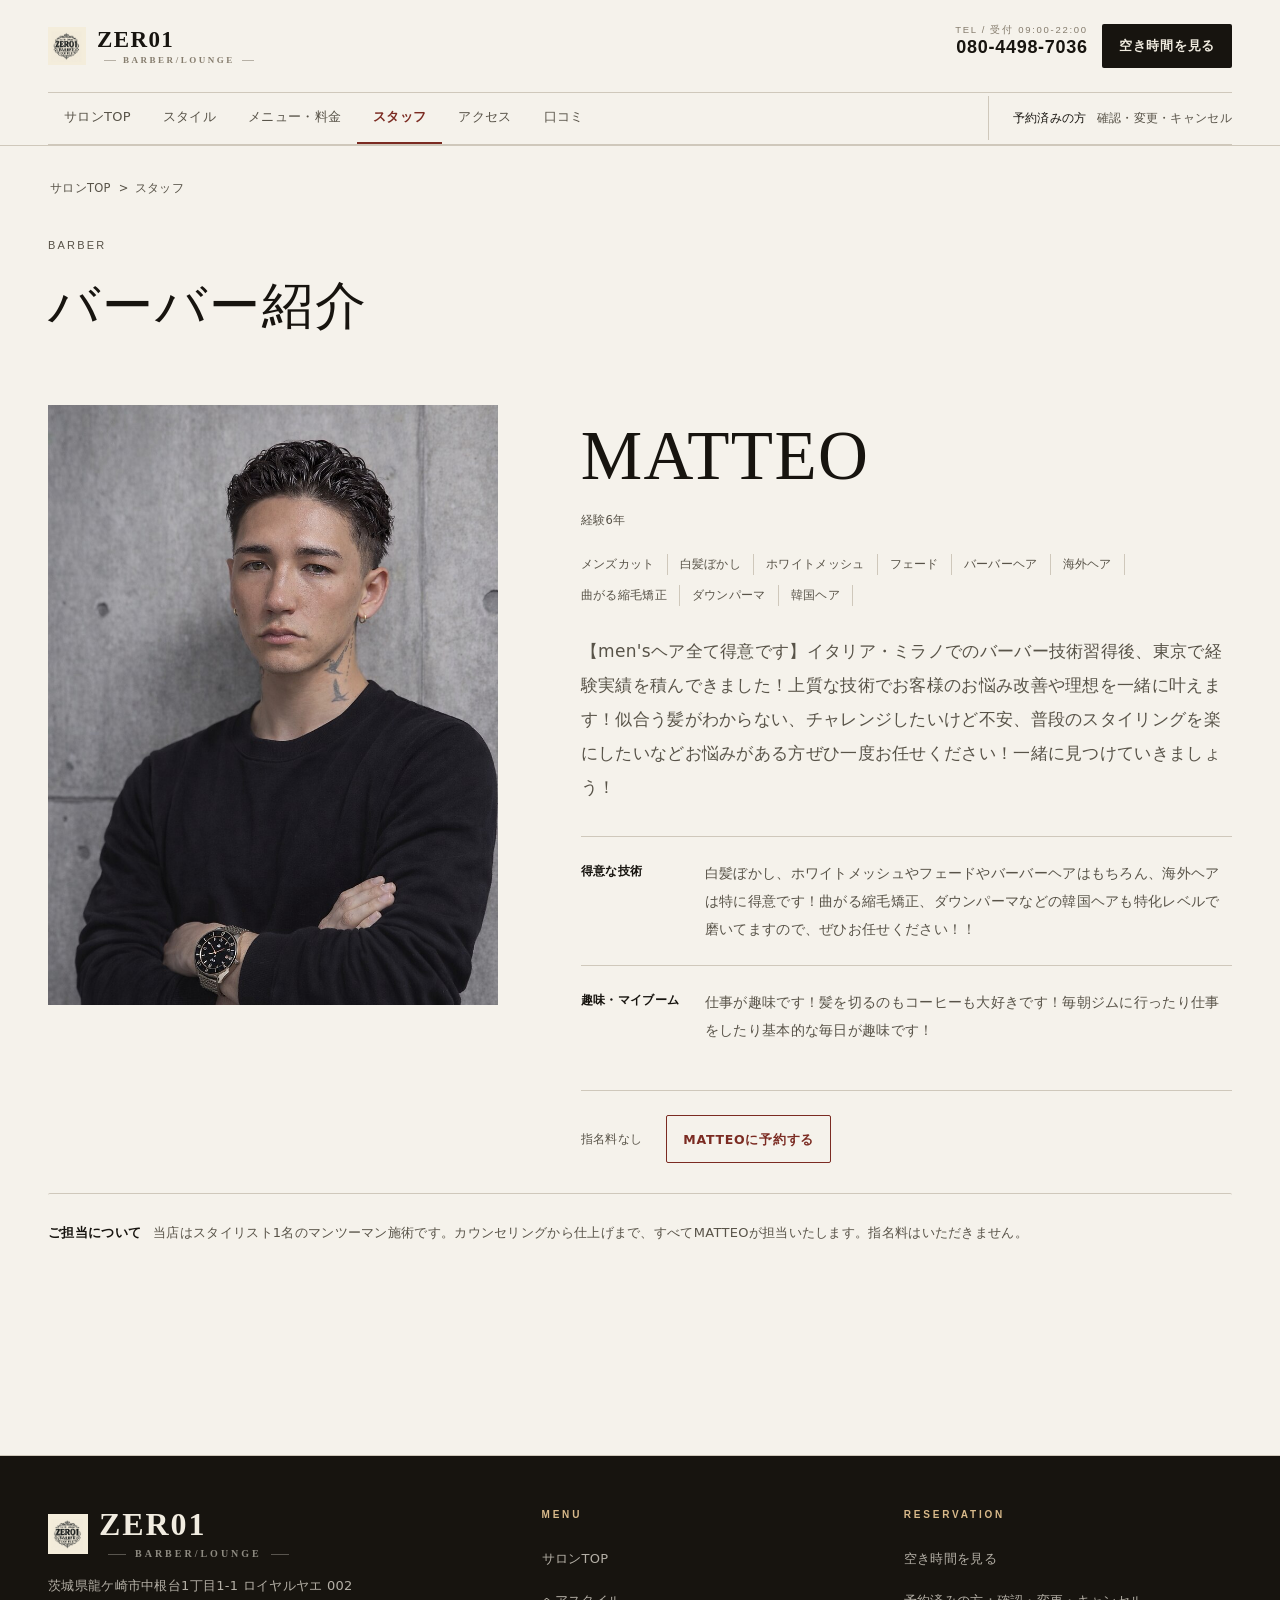
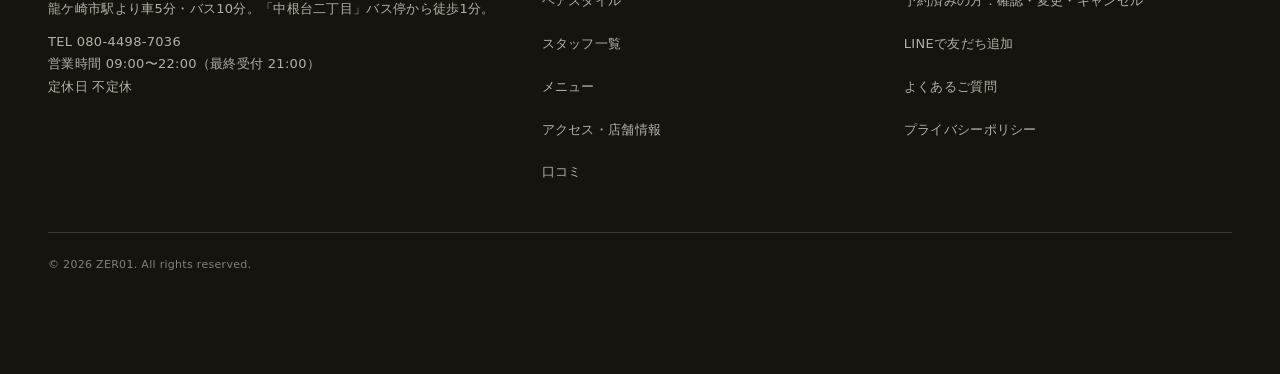
<file: staff.html>
<!doctype html>
<html lang="ja">
<head>
  <meta charset="utf-8" />
  <meta name="viewport" content="width=device-width, initial-scale=1, viewport-fit=cover" />
  <meta name="theme-color" content="#f5f2eb" />
  <meta name="description" content="ZER01 barber/lounge の在籍バーバーをご紹介します。得意分野や出勤日をご覧ください。" />
  <title>バーバー紹介｜ZER01 barber/lounge</title>

  <link rel="canonical" href="https://andenknt31113.github.io/salon-booking-site/staff.html" />
  <meta property="og:type" content="article" />
  <meta property="og:site_name" content="ZER01 barber/lounge" />
  <meta property="og:title" content="バーバー紹介｜ZER01 barber/lounge" />
  <meta property="og:description" content="ZER01 barber/lounge の在籍バーバーをご紹介します。得意分野や出勤日をご覧ください。" />
  <meta property="og:url" content="https://andenknt31113.github.io/salon-booking-site/staff.html" />
  <meta property="og:image" content="https://andenknt31113.github.io/salon-booking-site/assets/ogp.png" />
  <meta property="og:image:width" content="1200" />
  <meta property="og:image:height" content="630" />
  <meta property="og:locale" content="ja_JP" />
  <meta name="twitter:card" content="summary_large_image" />
  <link rel="icon" href="favicon.svg" type="image/svg+xml" />
  <link rel="stylesheet" href="assets/css/style.css?v=77fa50d5dcded0b0165c2e196daf14f445f2518713d3171c6379af7853cad19f" />
  <link rel="stylesheet" href="assets/css/public.css?v=2e29be03828812cf5ece1c46c4c5d86f07738fefa0874b6fae974d5bfe7df244" />
</head>
<body data-page="staff">
  <div id="site-header"></div>

  <main id="main-content" tabindex="-1">
    <div class="page-head page-head-editorial">
      <div class="container">
        <nav class="breadcrumb" aria-label="パンくず">
          <a href="index.html">サロンTOP</a><span>&gt;</span><span>スタッフ</span>
        </nav>
        <p class="page-kicker" lang="en">BARBER</p>
        <h1>バーバー紹介</h1>
      </div>
    </div>

    <section class="section">
      <div class="container">
        <section class="staff-grid" id="staff-list" aria-label="バーバー一覧">
    <article class="staff-card staff-card-solo">
      <div class="avatar ph" style="--ph-hue:38;">
        <span class="ph-stripes" aria-hidden="true"></span>
        <img class="ph-photo" src="assets/staff-matteo.jpg" alt="MATTEO" loading="lazy" />
      </div>
      <div class="staff-body">
        <h3 class="staff-name">MATTEO</h3>
        <p class="staff-kana">経験6年</p>
        <ul class="tag-list"><li class="tag">メンズカット</li><li class="tag">白髪ぼかし</li><li class="tag">ホワイトメッシュ</li><li class="tag">フェード</li><li class="tag">バーバーヘア</li><li class="tag">海外ヘア</li><li class="tag">曲がる縮毛矯正</li><li class="tag">ダウンパーマ</li><li class="tag">韓国ヘア</li></ul>
        <div class="staff-message"><p>【men&#39;sヘア全て得意です】イタリア・ミラノでのバーバー技術習得後、東京で経験実績を積んできました！上質な技術でお客様のお悩み改善や理想を一緒に叶えます！似合う髪がわからない、チャレンジしたいけど不安、普段のスタイリングを楽にしたいなどお悩みがある方ぜひ一度お任せください！一緒に見つけていきましょう！</p><dl class="staff-details"><div><dt>得意な技術</dt><dd>白髪ぼかし、ホワイトメッシュやフェードやバーバーヘアはもちろん、海外ヘアは特に得意です！曲がる縮毛矯正、ダウンパーマなどの韓国ヘアも特化レベルで磨いてますので、ぜひお任せください！！</dd></div><div><dt>趣味・マイブーム</dt><dd>仕事が趣味です！髪を切るのもコーヒーも大好きです！毎朝ジムに行ったり仕事をしたり基本的な毎日が趣味です！</dd></div></dl></div>
        <div class="staff-booking">
          <p class="staff-fee">指名料なし</p>

          <a class="btn btn-outline btn-sm" href="reserve.html?staff=st01">MATTEOに予約する</a>
        </div>
      </div>
    </article></section>
        <!-- 中身は pages.js が在籍人数を見て入れます。
             1名の店に「「指名なし」の場合は空いているスタッフが」と固定で書いてあると、
             予約画面には出ない選択肢を探させることになります。 -->
        <aside class="notice" style="margin-top:30px;" id="staff-note"><b>ご担当について</b><span>当店はスタイリスト1名のマンツーマン施術です。カウンセリングから仕上げまで、すべてMATTEOが担当いたします。指名料はいただきません。</span></aside>
      </div>
    </section>
  </main>

  <div id="site-footer"></div>

  <script src="assets/js/data.js?v=71bca6db4ee9e3d4578691918a02eadec6e88198e6e825dcdd20d18370101d1e"></script>
<script src="assets/js/published-menus.js?v=9128053ef54b80337eaafe418d80a039cb002f346a8c1ae2708ba29f36d2f586"></script>
<script src="assets/js/common.js?v=68d5f671ebee34dd3aab139ba4ec0175d72f3d145c1d417bf741c0d73bc682ba"></script>
  <script src="assets/js/pages.js?v=df49fb41c618b5f2400bbcd74c8967f69da2ef1d1a644d34718691d3daaa5d40"></script>
</body>
</html>
</file>
<file: assets/css/style.css>
@charset "UTF-8";

/* ============================================================
   ZER01 barber/lounge
   薄暗いラウンジを想定した、黒 × 真鍮の配色。
   角は立てる（丸めない）、罫は細く、英字は大きく字間をあける。
   色を変えたいときは下の :root だけ触れば全体に反映されます。
   ============================================================ */
:root {
  /* ロゴ（クリーム地に黒のヴィンテージ意匠）に合わせた配色 */
  --ground: #F1ECE0;      /* 地：ロゴの下地と同じクリーム */
  --panel: #FBF8F1;       /* カード */
  --panel-2: #E8E1D1;     /* 一段沈めた面（見出し行など） */
  --line: #D6CCB8;        /* 罫線 */
  --line-2: #E3DBC9;      /* 弱い罫線 */
  --ink: #17140F;         /* ロゴの黒 */
  --text: #17140F;
  --text-2: #4B443A;
  --muted: #857C6D;
  --accent: #7B2B22;      /* オックスブラッド：理容店の伝統色 */
  --accent-hi: #9A382D;
  --accent-dim: #C3A79F;
  --accent-soft: rgba(123, 43, 34, .07);
  --on-ink: #F1ECE0;      /* 黒地に乗せる文字 */
  --ok: #3F6B4E;          /* 空きあり */
  --warn: #A5702A;        /* 残りわずか */
  --off: #B3AA98;         /* 予約不可 */
  --danger: #A3352A;
  --radius: 2px;
  --radius-lg: 3px;
  --shadow: 0 1px 2px rgba(23, 20, 15, .06), 0 10px 28px rgba(23, 20, 15, .08);
  --shadow-sm: 0 1px 2px rgba(23, 20, 15, .06);
  --font: "Hiragino Kaku Gothic ProN", "Hiragino Sans", "Yu Gothic Medium", "Yu Gothic",
          "Noto Sans JP", Meiryo, system-ui, -apple-system, sans-serif;
  --font-en: "Helvetica Neue", "Arial Narrow", Arial, sans-serif;
}

/* ============================================================
   ベース
   ============================================================ */
* { box-sizing: border-box; }
html { -webkit-text-size-adjust: 100%; scroll-behavior: smooth; scroll-padding-top: 120px; }
body {
  margin: 0;
  font-family: var(--font);
  color: var(--text);
  background: var(--ground);
  line-height: 1.75;
  font-size: 15px;
  letter-spacing: .02em;
  /* 途中で改行できない長い文字列（URLや英単語）を、店舗がメニュー名や説明に
     入れることがある。break-word では最小幅の計算に効かないため、
     グリッドの列ごと画面外まで広がってしまう。anywhere は最小幅にも効く。 */
  overflow-wrap: anywhere;
}
/* 金額・予約番号は途中で折り返させない（¥19,800 が 2行に割れると読めない） */
.price-now, .menu-row-price, .price-list, .summary-total,
.done-code, .booking-code, .header-tel {
  overflow-wrap: normal;
  word-break: keep-all;
}
/* ただし金額の代わりに出す文言は日本語の長文なので、折り返せないと
   カード全体を押し広げてしまう。上の指定を打ち消す。 */
.price-quote {
  overflow-wrap: anywhere;
  word-break: normal;
}
img { max-width: 100%; display: block; }
/* hidden 属性は必ず効かせる。
   ブラウザ既定の [hidden]{display:none} は作者スタイル（.notice{display:flex} など）に
   負けるため、hidden を付けたのに空の枠だけ残る事故が起きる。 */
[hidden] { display: none !important; }
a { color: inherit; text-decoration: none; }
button, input, select, textarea { font: inherit; color: inherit; }
button { cursor: pointer; background: none; border: none; }
h1, h2, h3, h4 { margin: 0; line-height: 1.45; font-weight: 700; }
p { margin: 0; }
ul, ol { margin: 0; padding: 0; list-style: none; }
table { border-collapse: collapse; width: 100%; }
::selection { background: var(--accent); color: var(--on-ink); }
:focus-visible { outline: 2px solid var(--accent); outline-offset: 2px; }

.container { width: min(1080px, 100% - 32px); margin-inline: auto; }
.container-narrow { width: min(840px, 100% - 32px); margin-inline: auto; }
.sr-only {
  position: absolute; width: 1px; height: 1px; padding: 0; margin: -1px;
  overflow: hidden; clip: rect(0 0 0 0); white-space: nowrap; border: 0;
}

/* 数字は桁を揃える */
.price-now, .menu-row-price, .summary-total strong,
.calendar, .stat strong, .done-code, .header-tel strong {
  font-variant-numeric: tabular-nums;
}

/* ============================================================
   準備中バー（仮の内容が残っている間だけ出る）
   ============================================================ */
.draft-banner {
  background: var(--ink);
  color: var(--on-ink);
  font-size: 12px;
  font-weight: 700;
  letter-spacing: .04em;
  text-align: center;
  padding: 7px 16px;
}

/* ============================================================
   ロゴ（ワードマーク）
   ZER01 は「ZERO + 1」。数字側を真鍮色にして名前の成り立ちを見せる。
   ============================================================ */
.wordmark { display: block; line-height: 1; }
.wm-name {
  display: block;
  /* Georgia は数字が既定でオールドスタイル（小文字と同じ高さ）になり、
     ZER01 の「01」だけ小さく見えてしまう。数字が大文字高になる書体を先に置く。 */
  font-family: "Times New Roman", "Hiragino Mincho ProN", "Yu Mincho", Georgia, serif;
  font-variant-numeric: lining-nums;
  font-feature-settings: "lnum" 1, "onum" 0;
  font-weight: 700; letter-spacing: .06em; color: var(--ink); white-space: nowrap;
}
.wm-sub {
  display: block; font-family: "Times New Roman", "Hiragino Mincho ProN", Georgia, serif;
  font-weight: 700; text-transform: uppercase;
  color: var(--muted); white-space: nowrap;
}
/* ロゴと同じく、店名の下に細い罫を引く */
.wordmark .wm-sub::before,
.wordmark .wm-sub::after {
  content: ""; display: inline-block; vertical-align: middle;
  height: 1px; background: currentColor; opacity: .55;
}
.wordmark-sm .wm-name { font-size: 23px; }
.wordmark-sm .wm-sub  { font-size: 9px; letter-spacing: .28em; margin-top: 5px; }
.wordmark-sm .wm-sub::before, .wordmark-sm .wm-sub::after { width: 12px; margin: 0 7px; }
.wordmark-md .wm-name { font-size: 32px; }
.wordmark-md .wm-sub  { font-size: 10px; letter-spacing: .3em; margin-top: 9px; }
.wordmark-md .wm-sub::before, .wordmark-md .wm-sub::after { width: 18px; margin: 0 9px; }
.wordmark-lg .wm-name { font-size: clamp(52px, 15vw, 88px); letter-spacing: .04em; }
.wordmark-lg .wm-sub  { font-size: clamp(11px, 2.6vw, 14px); letter-spacing: .4em; margin-top: 16px; }
.wordmark-lg .wm-sub::before, .wordmark-lg .wm-sub::after { width: clamp(28px, 9vw, 70px); margin: 0 14px; }
.brand-logo { display: block; width: auto; }

/* ============================================================
   写真が未設定のときの意匠
   バーバーポールを思わせる斜めのストライプ。
   image が指定されればこの箱の中が <img> に置き換わる。
   ============================================================ */
.ph { position: relative; overflow: hidden; background: var(--panel-2); }
.ph-stripes {
  position: absolute; inset: -25%;
  background: repeating-linear-gradient(
    -58deg,
    hsl(var(--ph-hue, 38) 30% 32% / .18) 0 8px,
    transparent 8px 26px
  );
}
.ph::after {
  content: ""; position: absolute; inset: 0;
  background: linear-gradient(to top, rgba(23, 20, 15, .16), transparent 62%);
}
.ph-label {
  position: absolute; left: 14px; bottom: 12px; z-index: 1;
  font-family: var(--font-en); font-size: 10.5px; letter-spacing: .3em;
  text-transform: uppercase; color: var(--accent);
}
.ph-photo {
  position: absolute; inset: 0; z-index: 2;
  width: 100%; height: 100%; object-fit: cover;
  /* 読み込めたものだけ見せる（common.js が is-ready を付ける）。
     display:none にすると遅延読み込みが永久に始まらないため、透明にして隠す。 */
  opacity: 0;
}
.ph-photo.is-ready { opacity: 1; }
/* 切る位置。

   スタイルの写真も人物写真も、見せたいもの（髪と顔）は上のほうにあります。
   ところが枠は横長で、写真は縦長です。真ん中を基準に切ると、
   頭のてっぺんから切り落とされます。実際、スタッフ紹介で頭が切れました。

   下側は服や背景なので、削っても失われるものがありません。
   上を残す向きに寄せます。 */
.ph-photo { object-position: 50% 22%; }
/* ロゴ画像は、文字ロゴの左に小さく添える。
   店名は文字で読ませる（ロゴだけだと、屋号も肩書きも画像頼みになる）。
   画像が読めるまでは場所を取らせない。読めないまま隙間が空くと、
   ロゴと名前のあいだが不自然に離れて見える。 */
.brand-lockup { display: flex; align-items: center; gap: 11px; min-width: 0; }
.brand-lockup .brand-logo { display: none; flex: none; }
.brand-lockup .wordmark { display: block; min-width: 0; }
.brand-lockup.is-image .brand-logo { display: block; }

/* ============================================================
   ヘッダー
   ============================================================ */
.site-header {
  position: sticky; top: 0; z-index: 100;
  background: rgba(241, 236, 224, .94);
  border-bottom: 1px solid var(--line);
  backdrop-filter: blur(10px);
}
.header-top { display: flex; align-items: center; gap: 20px; padding: 14px 0; }
.brand { display: flex; align-items: center; gap: 13px; min-width: 0; }
.brand-mark {
  width: 40px; height: 40px; flex: none; position: relative;
  border: 2px solid var(--ink); color: var(--ink);
  display: grid; place-items: center;
  font-family: "Times New Roman", "Hiragino Mincho ProN", Georgia, serif;
  font-weight: 700; font-size: 16px;
  font-variant-numeric: lining-nums; font-feature-settings: "lnum" 1;
}
.brand-mark::after {
  content: ""; position: absolute; inset: 3px; border: 1px solid var(--ink); opacity: .45;
}
.brand > .wordmark { min-width: 0; }
.header-actions { margin-left: auto; display: flex; align-items: center; gap: 14px; flex: none; }
.header-actions .btn { white-space: nowrap; }
.header-tel { text-align: right; line-height: 1.3; }
.header-tel span {
  display: block; font-family: var(--font-en);
  font-size: 9.5px; color: var(--muted); letter-spacing: .18em; text-transform: uppercase;
}
.header-tel strong { font-family: var(--font-en); font-size: 18px; letter-spacing: .04em; }

.site-nav { border-top: 1px solid var(--line-2); overflow-x: auto; scrollbar-width: none; }
.site-nav::-webkit-scrollbar { display: none; }
.site-nav ul { display: flex; }
.site-nav a {
  display: block; padding: 13px 18px; font-size: 13px; white-space: nowrap;
  color: var(--text-2); border-bottom: 2px solid transparent; transition: .15s;
}
.site-nav a:hover { color: var(--accent); background: rgba(23, 20, 15, .04); }
.site-nav a[aria-current="page"] { color: var(--accent); border-bottom-color: var(--accent); font-weight: 700; }

/* ============================================================
   ボタン（角は立てる）
   ============================================================ */
.btn {
  display: inline-flex; align-items: center; justify-content: center; gap: 8px;
  padding: 13px 24px; border-radius: var(--radius);
  font-size: 14px; font-weight: 700; letter-spacing: .06em;
  border: 1px solid transparent; transition: .18s; text-align: center; line-height: 1.4;
}
.btn-primary { background: var(--ink); color: var(--on-ink); }
.btn-primary:hover { background: var(--accent); }
.btn-outline { border-color: var(--accent); color: var(--accent); background: transparent; }
.btn-outline:hover { background: var(--accent-soft); }
.btn-ghost { border-color: var(--line); color: var(--text-2); background: transparent; }
.btn-ghost:hover { border-color: var(--text-2); color: var(--text); }
.btn-lg { padding: 16px 34px; font-size: 15px; }
.btn-sm { padding: 9px 16px; font-size: 12.5px; }
.btn-block { display: flex; width: 100%; }
.btn:disabled { opacity: .35; cursor: not-allowed; }

#notification-count { padding: 2px 8px; border-radius: var(--radius); background: var(--accent-soft); }
#notification-list { max-height: 24rem; overflow-y: auto; }
#notification-list button { width: 100%; text-align: left; justify-content: flex-start; overflow-wrap: anywhere; }

/* ============================================================
   ヒーロー（バーバーポールを抽象化した斜線を薄く敷く）
   ============================================================ */
.hero { position: relative; background: var(--panel-2); overflow: hidden; border-bottom: 1px solid var(--line); }
.hero::before {
  content: ""; position: absolute; inset: 0;
  background: repeating-linear-gradient(
    -58deg,
    rgba(23, 20, 15, .045) 0 2px,
    transparent 2px 26px
  );
}
.hero::after {
  content: ""; position: absolute; inset: 0;
  background: radial-gradient(70% 90% at 82% 8%, rgba(123, 43, 34, .07), transparent 62%);
}
.hero-inner { position: relative; z-index: 1; padding: 66px 0 62px; }
.hero-brand { margin-bottom: 22px; }
.hero-brand .wm-sub { color: var(--accent); }
/* ロゴ画像を入れた場合は上限を決めて収める */
/* トップの大見出しはロゴ画像を使いません（common.js の brandLockup を参照） */
.hero-label {
  font-family: var(--font-en); font-size: 10px; letter-spacing: .42em;
  color: var(--muted); margin-bottom: 26px; text-transform: uppercase;
  padding-top: 14px; border-top: 1px solid var(--line);
  display: inline-block;
}
.hero h1 {
  font-size: clamp(25px, 4.4vw, 40px); letter-spacing: .06em; margin-bottom: 20px;
  text-wrap: balance;
}
.hero-desc { max-width: 600px; color: var(--text-2); font-size: 14.5px; }
.hero-meta {
  display: flex; flex-wrap: wrap; gap: 10px 28px; margin-top: 30px;
  font-size: 12.5px; color: var(--muted);
}
.hero-meta li { display: flex; align-items: center; gap: 8px; }
.hero-cta { display: flex; flex-wrap: wrap; gap: 12px; margin-top: 38px; }

/* ============================================================
   セクション
   ============================================================ */
.section { padding: 62px 0; }
.section-alt { background: var(--panel-2); border-block: 1px solid var(--line); }
.section-head { text-align: center; margin-bottom: 36px; }
.section-head.is-left { text-align: left; }
.section-label {
  display: block; font-family: var(--font-en); font-size: 10px;
  letter-spacing: .38em; color: var(--accent); margin-bottom: 12px; text-transform: uppercase;
}
.section-title { font-size: clamp(19px, 2.8vw, 25px); letter-spacing: .12em; }
.section-desc { margin-top: 14px; color: var(--text-2); font-size: 13.5px; }
.page-head { background: var(--panel-2); border-bottom: 1px solid var(--line); padding: 38px 0; }
.page-head h1 { font-size: clamp(20px, 3.2vw, 27px); letter-spacing: .12em; }
.page-head p { margin-top: 10px; color: var(--text-2); font-size: 13.5px; }
.breadcrumb { display: flex; flex-wrap: wrap; align-items: center; gap: 6px; font-size: 11.5px; color: var(--muted); margin-bottom: 14px; }
/* 指で押せる高さを確保する。文字を大きくすると行間が空きすぎるので、
   見た目の間隔は負のマージンで戻す。 */
.breadcrumb a { display: inline-block; padding: 9px 2px; margin: -9px 0; }
.breadcrumb a:hover { color: var(--accent); }

/* ============================================================
   クーポン
   ============================================================ */
/* minmax(0,1fr) にしておかないと、折り返せない長い文言のクーポンが1枚でもあると
   トラック幅がそれに合わせて広がり、クーポン全体が画面からはみ出す。 */
.coupon-list { display: grid; grid-template-columns: minmax(0, 1fr); gap: 14px; }
.coupon {
  display: grid; grid-template-columns: minmax(0, 1fr) auto; gap: 22px; align-items: center;
  background: var(--panel); border: 1px solid var(--line); border-radius: var(--radius);
  padding: 22px 24px;
}
.coupon-badge {
  display: inline-block; border: 1px solid var(--accent); color: var(--accent);
  font-size: 10px; font-weight: 700; padding: 3px 10px;
  letter-spacing: .16em; margin-bottom: 12px;
}
.coupon-badge.is-repeat { border-color: var(--ok); color: var(--ok); }
.coupon-badge.is-all { border-color: var(--text-2); color: var(--text-2); }
.coupon h3 { font-size: 16px; margin-bottom: 9px; }
.coupon-detail { font-size: 13px; color: var(--text-2); }
.coupon-terms { font-size: 11.5px; color: var(--muted); margin-top: 9px; }
.coupon-price { text-align: right; white-space: nowrap; }
.price-list { font-size: 11.5px; color: var(--muted); text-decoration: line-through; }
.price-now { font-family: var(--font-en); font-size: 27px; font-weight: 700; color: var(--accent); }
.price-now small { font-size: 12px; font-family: var(--font); margin-left: 3px; color: var(--text-2); }
.price-min { font-size: 11.5px; color: var(--muted); margin-bottom: 12px; }
/* 金額の代わりに出す「カウンセリングでお見積り」。
   .coupon-price の nowrap を打ち消して折り返させる。 */
.price-quote {
  display: inline-block; white-space: normal; line-height: 1.45;
  font-family: var(--font); font-size: 15px; font-weight: 700;
}

/* ============================================================
   メニュー表
   ============================================================ */
.tabs { display: flex; flex-wrap: wrap; gap: 8px; margin-bottom: 28px; }
.admin-site-edit { margin-bottom: 20px; }
#admin-tabs > .tabs { margin-bottom: 4px; }
.admin-edit-mode #stats { display: none; }
.admin-site-edit > summary { cursor: pointer; padding: 12px 0; font-weight: 600; }
.admin-site-edit .tabs { margin-top: 12px; margin-bottom: 0; }
.tab {
  padding: 9px 18px; border-radius: var(--radius); border: 1px solid var(--line);
  background: transparent; font-size: 13px; color: var(--text-2); transition: .15s;
}
.tab:hover { border-color: var(--accent); color: var(--accent); }
.tab[aria-selected="true"] { background: var(--ink); border-color: var(--ink); color: var(--on-ink); font-weight: 700; }

.menu-group { margin-bottom: 40px; }
.menu-group h3 {
  font-size: 15px; letter-spacing: .14em; padding-bottom: 11px;
  border-bottom: 1px solid var(--accent); margin-bottom: 4px;
}
.menu-row {
  display: grid; grid-template-columns: minmax(0, 1fr) auto; gap: 16px; align-items: baseline;
  padding: 17px 2px; border-bottom: 1px solid var(--line-2);
}
/* 写真を入れたメニューだけ、左に正方形のサムネイルが増える */
.menu-row.has-photo { grid-template-columns: 68px minmax(0, 1fr) auto; align-items: center; }
.menu-row-photo {
  width: 68px; height: 68px; object-fit: cover;
  border: 1px solid var(--line); border-radius: var(--radius); background: var(--panel-2);
}
/* 写真は読み込めたときだけ出す。
   置いていないパスを先に書いてあるため、既定では隠しておく。
   こちらは列の幅ごと消したいので display:none。
   そのぶん遅延読み込みが効かなくなるので、この2つは loading="lazy" を付けない。 */
.menu-row-photo, .coupon-photo { display: none; }
.menu-row.has-photo .menu-row-photo,
.coupon.has-photo .coupon-photo { display: block; }
.coupon.has-photo { grid-template-columns: 96px minmax(0, 1fr) auto; }
.coupon-photo {
  width: 96px; height: 96px; object-fit: cover; align-self: start;
  border: 1px solid var(--line); border-radius: var(--radius); background: var(--panel-2);
}
.menu-row-name { font-size: 14.5px; font-weight: 700; }
.menu-row-note { font-size: 12.5px; color: var(--muted); margin-top: 5px; }
.menu-row-meta { text-align: right; white-space: nowrap; }
.menu-row-price { font-family: var(--font-en); font-size: 17px; font-weight: 700; color: var(--accent); }
.menu-row-time { font-size: 11px; color: var(--muted); }

/* ============================================================
   スタッフ
   ============================================================ */
.staff-grid { display: grid; grid-template-columns: repeat(auto-fill, minmax(230px, 1fr)); gap: 20px; }
.staff-card {
  background: var(--panel); border: 1px solid var(--line); border-radius: var(--radius);
  overflow: hidden; transition: .2s; display: flex; flex-direction: column;
}
.staff-card:hover { border-color: var(--accent-dim); }
.avatar { aspect-ratio: 4 / 5; display: grid; place-items: center; position: relative; }
.avatar-initial {
  font-family: var(--font-en); font-size: 44px; font-weight: 700;
  color: rgba(23, 20, 15, .34); letter-spacing: .06em; position: relative; z-index: 1;
}
.staff-body { padding: 18px 17px 20px; flex: 1; display: flex; flex-direction: column; }

/* 在籍1名のサロン向け：グリッドいっぱいに広げ、写真と本文を横並びにする */
.staff-card-solo { grid-column: 1 / -1; flex-direction: row; }
.staff-card-solo .avatar { width: 40%; max-width: 260px; aspect-ratio: 3 / 4; flex: none; }
.staff-card-solo .staff-body { padding: 26px 28px; justify-content: center; }
.staff-card-solo .staff-name { font-size: 24px; letter-spacing: .12em; }
.staff-card-solo .staff-message { font-size: 13.5px; }
.staff-role { font-size: 10.5px; color: var(--accent); font-weight: 700; letter-spacing: .14em; }
.staff-name { font-size: 17px; margin: 6px 0 3px; }
.staff-kana { font-size: 11.5px; color: var(--muted); }
.tag-list { display: flex; flex-wrap: wrap; gap: 6px; margin: 14px 0; }
.tag { font-size: 11px; border: 1px solid var(--line); color: var(--text-2); padding: 3px 9px; }
.staff-message { font-size: 12.5px; color: var(--text-2); flex: 1; }
.staff-fee { font-size: 11.5px; color: var(--muted); margin-top: 14px; }
.staff-card .btn { margin-top: 16px; }

/* ============================================================
   スタイル
   ============================================================ */
.style-grid { display: grid; grid-template-columns: repeat(auto-fill, minmax(190px, 1fr)); gap: 16px; }
.style-card { border-radius: var(--radius); overflow: hidden; background: var(--panel); border: 1px solid var(--line); }
.style-thumb { aspect-ratio: 3 / 4; position: relative; }
.style-body { padding: 13px 14px 16px; }
.style-title { font-size: 13.5px; font-weight: 700; }
.style-meta { font-size: 11.5px; color: var(--muted); margin-top: 6px; }

/* ============================================================
   口コミ
   ============================================================ */
.review-list { display: grid; gap: 14px; }
.review { background: var(--panel); border: 1px solid var(--line); border-radius: var(--radius); padding: 22px 24px; }
.review-head { display: flex; flex-wrap: wrap; align-items: center; gap: 10px; margin-bottom: 11px; }
.review-score { color: var(--accent); font-size: 14px; letter-spacing: 3px; }
.review-user { font-size: 11.5px; color: var(--muted); }
.review h3 { font-size: 14.5px; margin-bottom: 9px; }
.review-body { font-size: 13.5px; color: var(--text-2); }
.review-foot { font-size: 11.5px; color: var(--muted); margin-top: 14px; padding-top: 14px; border-top: 1px solid var(--line-2); }

/* ============================================================
   店舗情報 / FAQ
   ============================================================ */
.info-table th, .info-table td {
  padding: 15px 14px; border-bottom: 1px solid var(--line-2); font-size: 13.5px;
  text-align: left; vertical-align: top;
}
.info-table th { width: 150px; color: var(--muted); font-weight: 400; background: var(--panel); }
.faq-item { border-bottom: 1px solid var(--line-2); }
.faq-q {
  display: flex; gap: 13px; align-items: flex-start; width: 100%; text-align: left;
  padding: 18px 4px; font-size: 14px; font-weight: 700; color: var(--text);
}
.faq-q::before { content: "Q"; color: var(--accent); font-family: var(--font-en); flex: none; }
.faq-q::after { content: "＋"; margin-left: auto; color: var(--muted); flex: none; }
.faq-item.is-open .faq-q::after { content: "－"; }
.faq-a { display: none; gap: 13px; padding: 0 4px 20px; font-size: 13.5px; color: var(--text-2); }
.faq-item.is-open .faq-a { display: flex; }
.faq-a::before { content: "A"; color: var(--muted); font-family: var(--font-en); flex: none; font-weight: 700; }

/* ============================================================
   予約フロー
   ============================================================ */
.steps { display: flex; gap: 3px; margin-bottom: 32px; }
.step {
  flex: 1; text-align: center; padding: 11px 4px; font-size: 11.5px; color: var(--muted);
  background: var(--panel); border: 1px solid var(--line); border-radius: var(--radius);
}
.step b { display: block; font-family: var(--font-en); font-size: 10px; letter-spacing: .16em; }
.step.is-current { background: var(--ink); border-color: var(--ink); color: var(--on-ink); font-weight: 700; }
.step.is-done { border-color: var(--accent-dim); color: var(--accent); }

.reserve-layout { display: grid; grid-template-columns: 1fr 300px; gap: 28px; align-items: start; }
/* グリッド項目の既定は min-width:auto のため、カレンダーの min-width が列を
   押し広げてページ全体が横に伸びてしまう。0 にして内側でスクロールさせる */
.reserve-layout > * { min-width: 0; }
.reserve-panel { display: none; }
.reserve-panel.is-active { display: block; }

.selectable {
  display: block; width: 100%; text-align: left; background: var(--panel);
  border: 1px solid var(--line); border-radius: var(--radius); padding: 17px 19px;
  transition: .15s; margin-bottom: 9px; position: relative; color: var(--text);
}
.selectable:hover { border-color: var(--accent-dim); background: var(--panel-2); }
.selectable.is-selected { border-color: var(--accent); background: var(--accent-soft); }
.selectable.is-selected::after {
  content: "✓"; position: absolute; top: 13px; right: 15px; color: var(--accent); font-weight: 700;
}
/* 見出し・説明・価格は必ず別の行に分ける。
   span のままだと文章として流れるので、説明文の長さによって
   価格の出る位置が1件ごとにずれ、一覧で値段を目で追えなくなる。 */
.selectable-title { display: block; font-size: 14.5px; font-weight: 700; padding-right: 26px; }
.selectable-sub { display: block; font-size: 12.5px; color: var(--text-2); margin-top: 7px; }
.selectable-meta {
  display: flex; align-items: baseline; justify-content: space-between; gap: 10px;
  font-size: 12.5px; color: var(--muted);
  margin-top: 11px; padding-top: 10px; border-top: 1px solid var(--line-2);
}
.selectable-meta strong { font-family: var(--font-en); font-size: 16px; color: var(--accent); }
/* 「お見積り」は和文なので英数字用の字送りを当てない */
.selectable-meta strong.is-quote { font-family: inherit; font-size: 14px; }
.selectable-time { flex: none; white-space: nowrap; }

/* 空席カレンダー */
.calendar-nav { display: flex; align-items: center; justify-content: space-between; gap: 12px; margin-bottom: 16px; }
.calendar-nav strong { font-size: 14px; letter-spacing: .08em; }
.calendar-scroll { overflow-x: auto; border: 1px solid var(--line); border-radius: var(--radius); background: var(--panel); }
.calendar { min-width: 620px; font-size: 12.5px; }
.calendar th, .calendar td { border: 1px solid var(--line-2); text-align: center; padding: 0; }
.calendar thead th {
  position: sticky; top: 0; background: var(--panel-2); padding: 8px 4px; font-weight: 700;
  min-width: 44px; z-index: 2;
}
.calendar thead th:first-child, .calendar tbody th {
  position: sticky; left: 0; background: var(--panel-2); z-index: 3; min-width: 58px;
}
.calendar thead th:first-child { z-index: 4; }
.calendar .cal-date { display: block; font-family: var(--font-en); font-size: 14px; }
.calendar .cal-wd { display: block; font-size: 10px; color: var(--muted); }
.calendar th.is-sat .cal-wd, .calendar th.is-sat .cal-date { color: #7FA3C4; }
.calendar th.is-sun .cal-wd, .calendar th.is-sun .cal-date { color: #C4837F; }
.calendar tbody th { font-family: var(--font-en); font-weight: 400; color: var(--text-2); padding: 6px; font-size: 12px; }
.slot { display: block; width: 100%; min-width: 44px; height: 44px; font-size: 14px; color: var(--ok); transition: .12s; }
.slot:hover:not(:disabled) { background: var(--accent-soft); color: var(--accent); }
.slot:disabled { color: var(--off); cursor: default; }
.slot.is-few { color: var(--warn); }
/* 選択中はホバー指定より優先させる */
.slot.is-selected,
.slot.is-selected:hover:not(:disabled) { background: var(--ink); color: var(--on-ink); font-weight: 700; }
.legend { display: flex; flex-wrap: wrap; gap: 16px; font-size: 11.5px; color: var(--muted); margin-top: 14px; }
.legend b { color: var(--ok); }
.legend .few { color: var(--warn); }
.legend .none { color: var(--off); }

/* サマリー */
.summary {
  background: var(--panel); border: 1px solid var(--line); border-radius: var(--radius);
  padding: 20px; position: sticky; top: 140px;
}
.summary h3 {
  font-size: 12px; letter-spacing: .18em; padding-bottom: 14px;
  border-bottom: 1px solid var(--accent); margin-bottom: 15px; color: var(--accent);
}
.summary-row { display: flex; gap: 10px; font-size: 13px; padding: 9px 0; border-bottom: 1px solid var(--line-2); }
.summary-row dt { color: var(--muted); flex: none; width: 66px; font-size: 11.5px; }
.summary-row dd { margin: 0; flex: 1; word-break: break-word; }
.summary-total { display: flex; align-items: baseline; justify-content: space-between; margin-top: 18px; padding-top: 15px; border-top: 1px solid var(--accent); }
.summary-total span { font-size: 12.5px; color: var(--text-2); }
.summary-total strong { font-family: var(--font-en); font-size: 24px; color: var(--accent); }
.summary-note { font-size: 11px; color: var(--muted); margin-top: 12px; }

/* 予約ページの、画面下に貼りつく「次へ」。
   スマホでのみ出します。画面が広いときは各ステップの下のボタンで足ります。 */
.step-cta { display: none; }
.booking-paused-only, #booking-paused-notice { display: none; }
.booking-paused .booking-paused-only,
.booking-paused:not(.reservation-change) #booking-paused-notice { display: block; }
.booking-paused .booking-active-only,
.booking-paused:not(.reservation-change) #reserve-layout,
.booking-paused:not(.reservation-change) #steps,
.booking-paused:not(.reservation-change) #step-cta { display: none !important; }
.catalog-unverified:not(.catalog-preview):not(.reservation-change) #reserve-layout,
.catalog-unverified:not(.catalog-preview):not(.reservation-change) #steps,
.catalog-unverified:not(.catalog-preview):not(.reservation-change) #step-cta { display: none !important; }
body:not(.catalog-unverified) #catalog-status,
.booking-paused #catalog-status,
.reservation-change #catalog-status { display: none; }
#booking-paused-notice p a { display: inline-flex; align-items: center; min-height: 44px; }
#catalog-status .btn { margin: 8px 8px 0 0; min-height: 44px; }

/* 予約完了後のLINE友だち追加のお誘い（lineAddUrl を入れたときだけ出ます） */
.line-invite {
  max-width: 520px; margin: 26px auto 0; padding: 20px 19px; text-align: center;
  border: 1px solid var(--line); border-radius: var(--radius); background: var(--panel);
}
.line-invite-title { font-size: 15px; font-weight: 700; margin-bottom: 8px; }
.line-invite-text { font-size: 13px; color: var(--text-2); line-height: 1.8; margin-bottom: 16px; }
.btn-line { background: #06C755; border: 1px solid #06C755; color: #fff; }
.btn-line:hover { background: #05B34D; border-color: #05B34D; color: #fff; }

/* 前回の入力を覚えておいたときのカード（2回目以降の方向け） */
.saved-profile {
  border: 1px solid var(--accent-dim); border-radius: var(--radius);
  background: var(--accent-soft); padding: 16px 17px; margin-bottom: 24px;
}
.saved-profile-head { font-size: 13px; font-weight: 700; margin-bottom: 12px; }
.saved-profile-body {
  display: grid; grid-template-columns: auto minmax(0, 1fr); gap: 7px 14px;
  font-size: 13.5px; margin: 0;
}
.saved-profile-body dt { color: var(--muted); font-size: 12px; padding-top: 2px; }
.saved-profile-body dd { margin: 0; }
.saved-profile-actions {
  display: flex; align-items: center; flex-wrap: wrap; gap: 8px 16px; margin-top: 15px;
}
.link-button {
  background: none; border: none; padding: 10px 0; color: var(--muted);
  font-size: 12.5px; text-decoration: underline; cursor: pointer;
}
.link-button:hover { color: var(--text); }
.saved-profile-note { font-size: 11.5px; color: var(--muted); margin-top: 10px; line-height: 1.7; }

/* フォーム */
.form-field { margin-bottom: 22px; }
.form-field > label, .field-label { display: block; font-size: 13px; font-weight: 700; margin-bottom: 8px; }
.required { color: var(--on-ink); background: var(--accent); font-size: 10px; padding: 2px 7px; margin-left: 8px; vertical-align: 2px; }
.optional { color: var(--muted); border: 1px solid var(--line); font-size: 10px; padding: 2px 7px; margin-left: 8px; vertical-align: 2px; }
.input, .select, .textarea {
  width: 100%; padding: 12px 13px; border: 1px solid var(--line); border-radius: var(--radius);
  background: #FFFDF8; color: var(--text); transition: .15s; font-size: 16px; /* iOSの自動ズーム防止 */
}
.input::placeholder, .textarea::placeholder { color: #A69C8B; }
.input:focus, .select:focus, .textarea:focus { outline: none; border-color: var(--accent); box-shadow: 0 0 0 3px var(--accent-soft); }
.textarea { min-height: 110px; resize: vertical; }
.radio-row { display: flex; flex-wrap: wrap; gap: 9px; }
.radio-chip { position: relative; }
.radio-chip input { position: absolute; opacity: 0; }
.radio-chip span {
  display: block; padding: 10px 20px; border: 1px solid var(--line); border-radius: var(--radius);
  font-size: 13px; transition: .15s; background: var(--panel); color: var(--text-2);
}
.radio-chip input:checked + span { border-color: var(--accent); background: var(--accent-soft); color: var(--accent); font-weight: 700; }
.radio-chip input:focus-visible + span { outline: 2px solid var(--accent); outline-offset: 2px; }
/* 必須の同意チェック。スマホで指先に対して13pxは小さいので広げてあります */
.checkbox-line {
  display: flex; align-items: flex-start; gap: 11px; font-size: 13px; color: var(--text-2);
  cursor: pointer; padding: 6px 0;
}
.checkbox-line input {
  width: 21px; height: 21px; margin: 0; flex: none; accent-color: var(--accent); cursor: pointer;
}
.checkbox-line > span { padding-top: 2px; }
.field-error { color: #E08878; font-size: 12px; margin-top: 7px; display: none; }
.form-field.has-error .input, .form-field.has-error .select, .form-field.has-error .textarea { border-color: var(--danger); }
.form-field.has-error .field-error { display: block; }

.panel-actions { display: flex; gap: 12px; margin-top: 30px; }
.panel-actions .btn-primary { flex: 1; }

/* 確認テーブル */
.confirm-table th, .confirm-table td {
  padding: 14px 13px; border-bottom: 1px solid var(--line-2); font-size: 13.5px;
  text-align: left; vertical-align: top;
}
.confirm-table th { width: 130px; background: var(--panel); font-weight: 400; color: var(--muted); }

/* 完了 */
.done-box { text-align: center; padding: 54px 24px; background: var(--panel); border: 1px solid var(--line); border-radius: var(--radius); }
.done-icon {
  width: 64px; height: 64px; margin: 0 auto 24px; border: 1px solid var(--accent);
  color: var(--accent); display: grid; place-items: center; font-size: 30px;
}
/* 店舗に届かなかったときの印。完了と同じ見た目のままでは、
   急いでいる方が「済んだ」と読んで画面を閉じてしまいます。 */
.done-icon.is-warn { border-color: var(--danger); color: var(--danger); }
.done-code {
  display: inline-block; margin-top: 20px; padding: 12px 28px;
  border: 1px solid var(--accent); background: var(--accent-soft);
  font-family: var(--font-en); font-size: 22px; font-weight: 700; letter-spacing: .16em; color: var(--accent);
}

/* ============================================================
   予約確認 / 管理
   ============================================================ */
.booking-card {
  background: var(--panel); border: 1px solid var(--line); border-left: 2px solid var(--accent);
  border-radius: var(--radius); padding: 22px 24px; margin-bottom: 13px;
}
.booking-card.is-cancelled { border-left-color: var(--off); opacity: .55; }
.booking-head { display: flex; flex-wrap: wrap; align-items: center; gap: 10px; margin-bottom: 13px; }
.status-chip { font-size: 10.5px; font-weight: 700; padding: 3px 10px; border: 1px solid var(--accent); color: var(--accent); letter-spacing: .1em; }
.status-chip.is-cancelled { border-color: var(--off); color: var(--muted); }
.status-chip.is-past { border-color: var(--ok); color: var(--ok); }
.booking-code { font-family: var(--font-en); font-size: 11.5px; color: var(--muted); letter-spacing: .1em; }
.booking-when { font-size: 18px; font-weight: 700; }
.booking-detail { font-size: 13px; color: var(--text-2); margin-top: 6px; }
.empty-state { text-align: center; padding: 56px 20px; color: var(--muted); font-size: 13.5px; }

/* 管理ページの予約一覧：日付ごとの見出しと、時刻を先に読ませるカード */
.day-heading {
  display: flex; align-items: baseline; gap: 10px;
  margin: 26px 0 11px; padding-bottom: 8px; border-bottom: 1px solid var(--line);
}
.day-heading:first-child { margin-top: 0; }
.day-badge {
  flex: none; font-size: 11px; font-weight: 700; letter-spacing: .1em;
  background: var(--accent); color: var(--on-ink); padding: 3px 9px;
}
.day-date { font-size: 14px; font-weight: 700; }
.day-count { margin-left: auto; flex: none; font-size: 12px; color: var(--muted); }
.booking-time {
  font-family: var(--font-en); font-size: 19px; font-weight: 700; letter-spacing: .02em;
}
.booking-name { font-size: 15px; font-weight: 700; margin-top: 2px; }
.booking-name small { font-size: 11.5px; font-weight: 400; color: var(--muted); margin-left: 9px; }
.admin-change-editor {
  margin-top: 16px; padding: 16px; border: 1px solid var(--line);
  border-radius: var(--radius); background: var(--panel-2);
}
.admin-change-editor > strong { display: block; margin-bottom: 8px; font-size: 14px; }
.admin-change-editor .add-grid { margin-top: 14px; }
.admin-change-editor input, .admin-change-editor select { width: 100%; box-sizing: border-box; min-width: 0; }
.admin-change-status { min-height: 1.5em; margin-top: 10px; color: var(--danger); font-size: 13px; }
/* 電話予約の入力欄。日付・時刻・分・金額は横に並べたほうが速く入ります */
.add-grid { display: grid; grid-template-columns: repeat(auto-fit, minmax(130px, 1fr)); gap: 12px; }
.add-grid .form-field span,
#add-booking-form .form-field > span {
  display: block; font-size: 12px; color: var(--muted); margin-bottom: 5px;
}

/* 予定表に混ぜて出す「受けない時間帯」。予約カードとは別物だと分かる見た目にします */
.closed-block {
  display: flex; align-items: baseline; flex-wrap: wrap; gap: 10px;
  border: 1px dashed var(--line); border-left: 2px solid var(--muted);
  border-radius: var(--radius); padding: 14px 18px; margin-bottom: 13px;
  background: repeating-linear-gradient(
    -45deg, transparent, transparent 7px, var(--panel-2) 7px, var(--panel-2) 14px);
  font-size: 13px; color: var(--text-2);
}
.closed-block .booking-time { color: var(--muted); }
.closed-block.is-allday { justify-content: center; font-weight: 700; }

/* 管理ページのカレンダー表示。マス目そのものは空席カレンダー（.calendar）の使い回しで、
   足しているのは、お客様向けには要らなかったぶんだけです。 */
.view-switch { display: flex; gap: 8px; margin-bottom: 14px; }
/* 施術の合間に片手で押します。指の幅（44px）より小さいと隣を押します */
.view-switch .tab { min-height: 44px; padding: 9px 22px; }

/* お客様向けは○×だけなので1列44pxで足りますが、こちらはお名前が入ります。
   姓が「…」で切れると、どの列が誰なのか分からなくなります。 */
.admin-cal { min-width: 660px; }
.admin-cal thead th { min-width: 84px; }
/* 今日の列。朝いちばんに見るのは今日なので、地と文字を反転させて先に目に入れます */
.admin-cal thead th.is-today { background: var(--ink); }
.admin-cal thead th.is-today .cal-date,
.admin-cal thead th.is-today .cal-wd { color: var(--on-ink); }
.admin-cal td.is-today { background: rgba(23, 20, 15, .04); }
/* 過ぎた日。薄くはしますが、読めなくはしません（店主は昨日の実績も見ます） */
.admin-cal thead th.is-past, .admin-cal td.is-past { opacity: .62; }
/* 休業日・受付を止めている時間帯。一覧の .closed-block と同じ斜線にそろえます */
.admin-cal td.is-off {
  background: repeating-linear-gradient(
    -45deg, transparent, transparent 7px, var(--panel-2) 7px, var(--panel-2) 14px);
}
/* 空いているマス。「×」を並べると、埋まっている所が逆に見えにくくなるので空欄です。
   それでも高さは指の幅にそろえ、行の高さが予約の有無で変わらないようにします。 */
.cal-cell { display: block; min-height: 44px; }
.cal-book, .cal-off {
  display: block; width: 100%; min-height: 44px; padding: 6px 4px;
  line-height: 1.35; text-align: center;
  overflow: hidden; text-overflow: ellipsis; white-space: nowrap;
}
.cal-book {
  font-size: 12px; font-weight: 700;
  background: var(--accent-soft); color: var(--accent);
  border-left: 2px solid var(--accent);
}
.cal-book:hover { background: var(--accent); color: var(--on-ink); }
/* 続きのマス。お名前を毎マス繰り返すと、何件入っているのか数えられません */
.cal-book.is-cont { border-left-color: var(--accent-dim); }
/* キャンセル済み。枠としては空いていますが、消してしまうと
   「入れたはずの予約が消えた」と見えるので、薄く取り消し線で残します。 */
.cal-off { font-size: 11.5px; color: var(--muted); text-decoration: line-through; }
/* カレンダーから飛んできた1件。どれを押したのか分からないと、もう一度押します */
.booking-card.is-focus { border-color: var(--accent); box-shadow: 0 0 0 2px var(--accent-soft); }

/* お客様タブ */
.customer-name { font-size: 16px; font-weight: 700; }
.customer-card { padding: 0; margin-bottom: 8px; }
.customer-row {
  display: grid; grid-template-columns: minmax(150px, 1.3fr) minmax(115px, 1fr) minmax(110px, 1fr) minmax(130px, 1.1fr) 16px;
  align-items: center; gap: 14px; padding: 18px; cursor: pointer; list-style: none;
  font-size: 13px; line-height: 1.6; overflow-wrap: anywhere;
}
.customer-row::-webkit-details-marker { display: none; }
.customer-row:hover { background: var(--panel-2); }
.customer-row:focus-visible { outline: 2px solid var(--accent); outline-offset: -2px; }
.customer-row-name { min-width: 0; }
.customer-row-name strong { font-size: 15px; }
.customer-row-name small, .customer-row-label { display: block; color: var(--muted); font-size: 11px; }
.customer-row-name .customer-row-count { margin-top: 4px; color: var(--text-2); font-size: 12px; line-height: 1.7; }
.customer-row-arrow { font-size: 24px; text-align: center; }
.customer-record[open] > .customer-row { background: var(--panel-2); border-bottom: 1px solid var(--line); }
.customer-record[open] > .customer-row .customer-row-arrow { transform: rotate(90deg); }
.customer-profile { padding: 20px; }
.customer-booking-actions { display: flex; flex-wrap: wrap; gap: 8px; margin: 16px 0; }
.customer-booking-actions .note { flex-basis: 100%; margin: 0; }
.customer-booking-actions .btn { min-height: 44px; min-width: 0; max-width: 100%; white-space: normal; overflow-wrap: anywhere; }
#ab-customer { overflow-wrap: anywhere; }
.customer-close { margin-top: 18px; }
@media (max-width: 720px) {
  .customer-row { grid-template-columns: minmax(0, 1fr) minmax(0, 1fr) 16px; gap: 10px; padding: 14px; }
  .customer-row-name { grid-column: 1 / 3; }
  .customer-row-tel { grid-column: 1 / 3; }
  .customer-row-date { grid-row: 3; }
  .customer-row-arrow { grid-column: 3; grid-row: 1 / 4; }
  .customer-profile { padding: 16px; }
}
.customer-history { margin-top: 12px; border-top: 1px solid var(--line-2); padding-top: 10px; }
.customer-history summary {
  font-size: 12.5px; color: var(--muted); cursor: pointer; padding: 6px 0; list-style: revert;
}
.customer-history ul { list-style: none; margin: 8px 0 0; padding: 0; display: grid; gap: 10px; }
.customer-history li {
  display: grid; gap: 2px; font-size: 12.5px; line-height: 1.7;
  padding-left: 11px; border-left: 2px solid var(--line);
}
.customer-history li.is-cancelled { opacity: .5; }
.hist-date { font-weight: 700; }
.hist-menu { color: var(--text-2); }
.hist-request { color: var(--muted); font-size: 12px; }
.hist-note { color: var(--text-2); font-size: 12px; }

/* 施術メモ（次回への申し送り）。
   店だけが見る欄です。ご要望（お客様が書いたもの）と見分けが付かないと、
   お客様の言葉と店の覚え書きが混ざるので、左の線で別の物だと示します。 */
.note-box { margin-top: 10px; }
.note-text {
  font-size: 12.5px; line-height: 1.75; color: var(--text-2);
  padding: 9px 11px; border-left: 3px solid var(--line-2); background: var(--panel-2);
  border-radius: var(--radius);
}
.note-text span { white-space: pre-wrap; }
.note-editor summary {
  font-size: 12.5px; color: var(--muted); cursor: pointer; padding: 6px 0; list-style: revert;
}
.note-input {
  width: 100%; box-sizing: border-box; margin-top: 4px;
  font: inherit; font-size: 16px;   /* 16px 未満だと、iPhone が触った瞬間に画面を拡大します */
  line-height: 1.7; padding: 9px 11px;
  border: 1px solid var(--line); border-radius: var(--radius);
  background: var(--panel); color: var(--text); resize: vertical;
}
.note-actions { display: flex; align-items: center; gap: 10px; margin-top: 8px; flex-wrap: wrap; }
.note-status { font-size: 12px; color: var(--muted); }

/* 休業日の月表示。
   日を押すだけで終日休みを入り切りできます。
   お客様向けの空席カレンダーと同じ地・同じ罫線にして、
   「予約が入る／入らない」を見ている表だと分かるようにしています。 */
.closed-cal-head {
  display: flex; align-items: center; justify-content: space-between;
  gap: 10px; margin-bottom: 10px;
}
.closed-cal-head strong { font-size: 15px; }

.ccal { width: 100%; border-collapse: collapse; table-layout: fixed; }
.ccal th {
  font-size: 12px; font-weight: 600; color: var(--muted);
  padding: 6px 0; text-align: center;
}
.ccal th.is-sun { color: var(--accent); }
.ccal th.is-sat { color: #3E5C86; }
.ccal td { padding: 2px; }
.ccal td.ccal-empty { background: none; }

.ccal-day {
  width: 100%; min-height: 52px;
  display: flex; flex-direction: column; align-items: center; justify-content: center; gap: 2px;
  padding: 6px 2px; cursor: pointer;
  background: var(--panel); color: var(--text);
  border: 1px solid var(--line-2); border-radius: var(--radius);
  font: inherit; line-height: 1.2;
}
.ccal-day:hover { border-color: var(--accent-dim); }
.ccal-day:focus-visible { outline: 2px solid var(--accent); outline-offset: 1px; }
.ccal-n { font-size: 13px; font-weight: 700; }
.ccal-mark { font-size: 11px; color: var(--muted); }
.ccal-mark.is-open { color: var(--ok); }
.ccal-live { font-size: 10.5px; color: var(--text-2); }

/* 終日休み。ここだけ塗ります。ひと目で「この日は入らない」と分かる必要があります */
.ccal-day.is-off { background: var(--ink); border-color: var(--ink); color: var(--on-ink); }
.ccal-day.is-off .ccal-mark { color: var(--on-ink); }
.ccal-day.is-off .ccal-live { color: var(--on-ink); }
/* 時間帯だけの休み。押しても切り替わらないので、塗りでは表しません */
.ccal-day.is-part { border-color: var(--accent); border-style: dashed; }
.ccal-day.is-part .ccal-mark.is-part { color: var(--accent); }
.ccal-day.is-today { box-shadow: inset 0 0 0 2px var(--accent-dim); }
.ccal-day.is-past { opacity: .38; cursor: default; }

.booking-request {
  font-size: 12.5px; color: var(--text-2); margin-top: 10px; line-height: 1.75;
  padding: 9px 11px; background: var(--panel-2); border-radius: var(--radius);
}

/* 管理ページの細いヘッダー。
   お客様用のヘッダー（ナビ付き・高さ173px）の代わりに出します。
   店の人が見たいのは今日の予約で、サイトの案内ではありません。 */
.admin-bar {
  position: sticky; top: 0; z-index: 100;
  display: flex; align-items: baseline; gap: 12px;
  padding: 10px 16px; background: var(--ink); color: var(--on-ink);
  border-bottom: 1px solid var(--ink);
}
.admin-bar-name {
  font-family: var(--font-en); font-size: 15px; font-weight: 700; letter-spacing: .18em;
}
.admin-bar-label { font-size: 11.5px; letter-spacing: .12em; opacity: .72; }
.admin-bar-link {
  margin-left: auto; font-size: 11.5px; color: var(--on-ink); opacity: .72;
  text-decoration: underline; padding: 6px 0;
}
.admin-bar-link:hover { opacity: 1; }

.stat-grid { display: grid; grid-template-columns: repeat(auto-fit, minmax(150px, 1fr)); gap: 12px; margin-bottom: 26px; }
.stat { background: var(--panel); border: 1px solid var(--line); border-radius: var(--radius); padding: 18px 20px; }
.stat span { font-size: 11.5px; color: var(--muted); display: block; letter-spacing: .06em; }
.stat strong { font-family: var(--font-en); font-size: 26px; color: var(--accent); }
.toolbar { display: flex; flex-wrap: wrap; gap: 10px; align-items: center; margin-bottom: 18px; }
.toolbar .input, .toolbar .select { width: auto; min-width: 160px; font-size: 13px; }

/* ============================================================
   お知らせ
   ============================================================ */
.notice {
  display: flex; gap: 12px; padding: 15px 17px; border-radius: var(--radius); font-size: 13px;
  background: var(--panel); border: 1px solid var(--line); border-left: 2px solid var(--accent);
  color: var(--text-2); margin-bottom: 22px;
}
.notice.is-info { border-left-color: var(--ok); }
/* 送信できなかったときなど、読み飛ばされては困る案内 */
.notice.is-warn { border-left-color: var(--danger); background: rgba(163, 53, 42, .06); }
.notice b { flex: none; color: var(--text); }

/* ============================================================
   フッター
   ============================================================ */
.site-footer {
  background: var(--ink); color: rgba(241, 236, 224, .72); padding: 52px 0 100px;
  font-size: 13px; margin-top: 70px; border-top: 1px solid var(--line);
}
.footer-grid { display: grid; grid-template-columns: 1.4fr 1fr 1fr; gap: 34px; }
.footer-grid h4 {
  color: #D8B98A; font-family: var(--font-en); font-size: 10px;
  letter-spacing: .28em; margin-bottom: 15px; text-transform: uppercase;
}
/* フッターのリンクは指1本で押し分けられる高さにする。
   文字の高さ（15px前後）のままだと、隣の項目を押してしまう。 */
.footer-grid li { margin-bottom: 0; }
.footer-grid li a { display: block; padding: 10px 0; }
.footer-grid a:hover { color: #F1ECE0; }
.footer-brand { margin-bottom: 16px; }
.site-footer .wm-name { color: var(--on-ink); }
.site-footer .wm-sub { color: rgba(241, 236, 224, .55); }
.copyright { margin-top: 38px; padding-top: 22px; border-top: 1px solid rgba(241, 236, 224, .18); font-size: 11px; color: rgba(241, 236, 224, .5); }

/* スマホ固定CTA */
.sp-cta { display: none; }

/* ============================================================
   レスポンシブ
   ============================================================ */
@media (max-width: 900px) {
  .reserve-layout { grid-template-columns: 1fr; }
  .summary { position: static; order: -1; }
  .footer-grid { grid-template-columns: 1fr 1fr; }
}
@media (max-width: 640px) {
  body { font-size: 14.5px; }
  .header-tel { display: none; }
  .header-actions .btn { padding: 10px 16px; font-size: 12.5px; }
  .brand-mark { width: 34px; height: 34px; font-size: 13px; }
  .wordmark-sm .wm-name { font-size: 19px; letter-spacing: .17em; }
  .wordmark-sm .wm-sub { font-size: 8.5px; letter-spacing: .2em; }
  .staff-card-solo { flex-direction: column; }
  .staff-card-solo .avatar { width: 100%; max-width: none; aspect-ratio: 4 / 3; }
  .staff-card-solo .staff-body { padding: 20px 17px 22px; }
  .staff-card-solo .staff-name { font-size: 21px; }
  .site-nav a { padding: 12px 13px; font-size: 12.5px; }
  .hero-inner { padding: 52px 0 46px; }
  .section { padding: 44px 0; }
  .coupon { grid-template-columns: 1fr; gap: 14px; }
  .coupon.has-photo { grid-template-columns: 1fr; }
  .coupon-photo { width: 100%; height: 160px; }
  .menu-row.has-photo { grid-template-columns: 58px minmax(0, 1fr) auto; gap: 12px; }
  .menu-row-photo { width: 58px; height: 58px; }
  .coupon-price { text-align: left; display: flex; align-items: baseline; gap: 12px; }
  .coupon-price .price-min { margin-bottom: 0; }
  .steps { gap: 2px; }
  .step { font-size: 10px; padding: 8px 2px; }
  .step b { font-size: 9px; }
  .calendar-nav { gap: 8px; }
  .calendar-nav .btn { padding: 8px 11px; font-size: 12px; white-space: nowrap; }
  .calendar-nav strong { font-size: 13px; text-align: center; }
  .footer-grid { grid-template-columns: 1fr; }
  .info-table th { width: 110px; }
  .confirm-table th { width: 100px; }
  .panel-actions { flex-direction: column-reverse; }
  .sp-cta {
    display: flex; position: fixed; left: 0; right: 0; bottom: 0; z-index: 90; gap: 10px;
    padding: 10px 12px calc(10px + env(safe-area-inset-bottom));
    background: rgba(241, 236, 224, .96); border-top: 1px solid var(--line);
    backdrop-filter: blur(10px);
  }
  .sp-cta .btn { flex: 1; padding: 14px 10px; }
  .sp-cta .btn-ghost { flex: 0 0 34%; }
  /* 固定ボタンぶんの余白。出さないページには付けない */
  body.has-sp-cta { padding-bottom: calc(74px + env(safe-area-inset-bottom)); }

  /* 予約ページの「次へ」。選び終えた時点で、一覧を送らなくても進めます */
  .step-cta[hidden] { display: none; }
  .step-cta {
    display: flex; align-items: center; gap: 12px;
    position: fixed; left: 0; right: 0; bottom: 0; z-index: 90;
    padding: 10px 14px calc(10px + env(safe-area-inset-bottom));
    background: rgba(241, 236, 224, .96); border-top: 1px solid var(--line);
    backdrop-filter: blur(10px);
  }
  .step-cta-info {
    flex: 1; min-width: 0; font-size: 12px; color: var(--muted); line-height: 1.5;
  }
  .step-cta .btn { flex: 0 0 auto; max-width: 60%; padding: 13px 16px; font-size: 13px; }
  .step-cta .btn[disabled] { opacity: .4; }
  body:has(.step-cta:not([hidden])) { padding-bottom: calc(78px + env(safe-area-inset-bottom)); }
}

@media (prefers-reduced-motion: reduce) {
  html { scroll-behavior: auto; }
  * { transition-duration: .01ms !important; }
}

/* 印刷。店で予約票を出す・台帳を紙で持つ場合に、読める形にします。
   画面の黒背景をそのまま刷ると、インクを使い切ったうえに読めません。 */
@media print {
  .site-header, .site-footer, .sp-cta, .step-cta, .panel-actions,
  .breadcrumb, .draft-banner, .preview-note, .steps, .summary,
  .toolbar, .tabs, .line-invite, #gate, .saved-profile-actions,
  .btn, button { display: none !important; }   /* 紙の上では押せません */
  /* ただしカレンダーのマスは押しボタンで作っています。ここまで消すと、
     カレンダーを開いたまま刷ったときに、空の格子だけが出てきます。 */
  .cal-book, .cal-off { display: block !important; background: #fff !important; color: #000 !important; }

  html, body { background: #fff !important; color: #000 !important; }
  body { padding: 0 !important; font-size: 11pt; }
  .container, .container-narrow { max-width: none; padding: 0; }
  .section, .page-head { padding: 0 !important; background: #fff !important; border: 0 !important; }
  .page-head h1 { margin-bottom: 4pt; }
  .stat, .booking-request { background: #fff !important; border: 1px solid #999 !important; }

  /* 枠線は残す。中身の色は落とす */
  .booking-card, .closed-block, .confirm-table, .selectable, .notice {
    background: #fff !important; border-color: #999 !important;
    box-shadow: none !important; break-inside: avoid;
  }
  .day-heading { break-after: avoid; border-color: #000 !important; }
  .day-badge { background: #fff !important; color: #000 !important; border: 1px solid #000; }
  .booking-time, .booking-name, .done-code, .price-now { color: #000 !important; }
  .booking-detail, .booking-request, .day-count { color: #333 !important; }

  /* リンクは押せないので、行き先を紙に出します */
  a[href^="http"]::after { content: " (" attr(href) ")"; font-size: 9pt; color: #555; }
  a[href^="tel:"]::after, a[href^="#"]::after, .btn::after { content: ""; }

  /* 予約票として1件ずつ切り離せるように */
  .booking-card { page-break-inside: avoid; margin-bottom: 8pt; }
}

/* ============================================================
   管理ページ：写真の選択と定休曜日
   ============================================================ */
.image-picker { display: grid; grid-template-columns: 72px minmax(0, 1fr); gap: 12px; align-items: start; }
.image-preview {
  width: 72px; height: 72px; border: 1px solid var(--line); background: var(--panel-2);
  display: grid; place-items: center; overflow: hidden;
}
.image-preview img { width: 100%; height: 100%; object-fit: cover; }
.image-preview span { font-size: 10.5px; color: var(--muted); }
.image-picker-body { min-width: 0; }
.image-picker-actions { display: flex; gap: 8px; margin-top: 8px; flex-wrap: wrap; }
/* label を btn として使うので、中身を中央に置き直す */
.image-picker-actions label.btn { display: inline-flex; align-items: center; }
.image-picker-note { font-size: 11.5px; margin-top: 7px; line-height: 1.6; }

.weekday-picker { display: flex; gap: 8px; flex-wrap: wrap; }
.weekday-picker .radio-chip { min-width: 46px; justify-content: center; }

/* トップの大きい写真。文字が読めるよう、上に暗い膜をかける */
.hero-photo { position: absolute; inset: 0; width: 100%; height: 100%; object-fit: cover; z-index: 0; }
.hero.has-photo::before { background: rgba(23, 20, 15, .5); }
.hero.has-photo::after {
  background: linear-gradient(to bottom, rgba(23, 20, 15, .35), rgba(23, 20, 15, .62));
}
.hero.has-photo .hero-label,
.hero.has-photo .hero-desc,
.hero.has-photo .hero-meta { color: rgba(241, 236, 224, .88); }
.hero.has-photo h1,
.hero.has-photo .wm-name { color: var(--on-ink); }
.hero.has-photo .hero-label { border-top-color: rgba(241, 236, 224, .3); }
/* 写真の上では、枠線ボタンの臙脂色が沈んで読めなくなる */
.hero.has-photo .btn-outline {
  border-color: rgba(241, 236, 224, .7);
  color: var(--on-ink);
}
.hero.has-photo .btn-outline:hover {
  border-color: var(--on-ink);
  background: rgba(241, 236, 224, .12);
}

/* 地図へのボタン（サロン情報の下） */
.map-actions { display: flex; gap: 12px; margin-top: 22px; flex-wrap: wrap; }
.map-actions .btn { flex: 1 1 200px; text-align: center; }
.map-note { font-size: 12px; color: var(--muted); margin-top: 10px; }

/* 予約カードの操作ボタン（日時変更・キャンセル） */
.booking-actions { display: flex; gap: 10px; flex-wrap: wrap; margin-top: 14px; }

/* 日時変更のときに通らないステップ */
.step.is-skipped { opacity: .35; pointer-events: none; }

/* ============================================================
   口コミの投稿フォーム
   ============================================================ */
/* 狭い画面では1列に落とす。minmax(0,…) が無いと長い placeholder で広がる */
.form-row { display: grid; grid-template-columns: repeat(auto-fit, minmax(min(220px, 100%), 1fr)); gap: 0 16px; }
.score-picker { display: flex; gap: 8px; flex-wrap: wrap; }
.score-picker .radio-chip span { min-width: 56px; text-align: center; }
textarea.input { resize: vertical; line-height: 1.8; }

/* 口コミの本文は改行を活かす（お客様が書いたまま出す） */
.review-body { white-space: pre-wrap; }

/* ============================================================
   管理ページ：一覧 → 押した1件だけ開いて直す
   （メニュー／おすすめメニュー／写真。ここから下は管理ページ専用）

   直す前は、1件ぶんの入力欄が件数ぶん縦に並んでいるだけで、
   単品メニュー4件でタブの高さが3648pxありました（画面は844px）。
   使うのは50代の理容師で、施術の合間に片手でスマホを見ます。
   何があるかを一覧で見せて、直す1件だけ開く形に変えています。
   ============================================================ */
.admin-list {
  border: 1px solid var(--line); border-radius: var(--radius);
  background: var(--panel); margin-bottom: 16px;
}
.admin-list-body > .empty-state { padding: 40px 20px; }

/* 1行1件。片手の親指で押すので、高さは指1本ぶん（56px以上）とる */
.admin-row {
  display: flex; align-items: center; gap: 12px;
  width: 100%; min-height: 62px; padding: 12px 13px;
  border: 0; border-bottom: 1px solid var(--line-2); border-left: 3px solid transparent;
  background: transparent; text-align: left; cursor: pointer;
  font-family: inherit; color: var(--text); transition: .15s;
}
.admin-list-body > .admin-row:last-child { border-bottom: 0; }
.admin-row:hover { background: var(--accent-soft); }
/* いま開いている1件。どこを直しているのか、一覧を見れば分かるようにする */
.admin-row.is-open {
  background: var(--accent-soft); border-left-color: var(--accent);
}
.admin-row.is-open .admin-row-chev { transform: rotate(90deg); color: var(--accent); }

/* 中身が長くても、行の幅からはみ出させない（390pxで横スクロールが出る） */
.admin-row-main { flex: 1 1 auto; min-width: 0; display: block; }
.admin-row-title { display: block; font-size: 14.5px; font-weight: 700; line-height: 1.5; }
.admin-row-sub {
  display: block; margin-top: 2px; font-size: 12px; color: var(--muted);
  overflow-wrap: anywhere;
}
.admin-row-chev {
  flex: none; font-size: 20px; color: var(--muted); line-height: 1;
  transition: .15s; transform-origin: 50% 50%;
}

/* 写真タブの見本。タイトルだけでは、どの写真か思い出せない */
.admin-row-thumb {
  flex: none; width: 46px; height: 46px; overflow: hidden;
  border: 1px solid var(--line); background: var(--panel-2);
  display: grid; place-items: center;
}
.admin-row-thumb img { width: 100%; height: 100%; object-fit: cover; display: block; }
.admin-row-thumb > span { font-size: 9px; color: var(--muted); text-align: center; line-height: 1.3; }

/* 行に付く印。非表示・写真あり・未保存 */
.admin-row-marks {
  flex: none; display: flex; flex-direction: column; align-items: flex-end; gap: 4px;
}
.admin-mark {
  font-size: 10px; font-weight: 700; letter-spacing: .06em; white-space: nowrap;
  padding: 2px 7px; border: 1px solid var(--line); color: var(--muted); background: var(--panel);
}
/* サイトに出していない行も一覧からは消さない。消すと、消したつもりが無いのに
   消えたように見えて、同じメニューをもう1件作ってしまう */
.admin-mark.is-off { border-color: var(--off); color: var(--muted); }
.admin-row.is-off .admin-row-title { color: var(--muted); text-decoration: line-through; }
.admin-mark.is-dirty {
  border-color: var(--danger); color: var(--danger); background: rgba(163, 53, 42, .07);
}

.admin-add { display: flex; width: 100%; margin-top: 0; border-radius: 0; border: 0;
  border-top: 1px solid var(--line); padding: 14px 16px; }

/* 押した1件ぶんの入力欄。一覧の下に出す */
.admin-editor {
  border: 1px solid var(--accent-dim); border-top: 3px solid var(--accent);
  border-radius: var(--radius); background: var(--panel); padding: 16px 15px 18px;
}
.admin-editor-head {
  display: flex; align-items: center; gap: 10px; flex-wrap: wrap;
  margin-bottom: 16px; padding-bottom: 12px; border-bottom: 1px solid var(--line-2);
}
/* 直す前は先頭が「区分」の入力欄で、何を編集中なのか2つ目の欄まで
   読まないと分からなかった。名前をいちばん上に置く */
.admin-editor-title { flex: 1 1 auto; min-width: 0; font-size: 15px; font-weight: 700; }
.admin-editor-foot {
  display: flex; gap: 10px; flex-wrap: wrap; margin-top: 6px;
  padding-top: 14px; border-top: 1px solid var(--line-2);
}
.admin-editor-foot .btn { flex: 1 1 140px; }

/* 保存バー。画面の下に貼り付けて、どこまで送っても押せるようにする。
   いちばん下に置いていたころは、1件直すだけで長い往復になり、
   その途中でお客様に呼ばれると保存を押さないまま画面を離れていた */
.admin-savebar {
  position: fixed; bottom: 0; inset-inline: 0; z-index: 20;
  display: flex; align-items: center; gap: 10px; flex-wrap: wrap;
  padding: 12px max(16px, calc((100% - 1080px) / 2)) calc(12px + env(safe-area-inset-bottom));
  background: var(--ground); border-top: 1px solid var(--line);
}
#dashboard .admin-pane:has(> .admin-savebar) {
  padding-bottom: calc(var(--admin-savebar-height, 120px) + 24px);
}
html:has(#dashboard:not([hidden]) .admin-pane:not([hidden]) > .admin-savebar) {
  scroll-padding-bottom: calc(var(--admin-savebar-height, 120px) + 24px);
}
.admin-savebar .btn { flex: 1 1 100%; }
.admin-savebar-note { flex: 1 1 100%; margin: 0; font-size: 12px; line-height: 1.6; color: var(--muted); }
.admin-savebar-note:empty { display: none; }
.admin-savebar-note.is-dirty { color: var(--danger); font-weight: 700; }
.admin-savebar-note.is-error { color: var(--danger); font-weight: 700; }
.admin-savebar-note.is-ok { color: var(--ok); font-weight: 700; }
/* まだ保存していないタブは、保存ボタンの色を変えて気づかせる */
.admin-savebar.is-dirty .btn-primary { background: var(--accent); }

/* タブそのものに付ける印。別のタブへ移っても、
   保存していないタブがあることに気づける */
.admin-tab-dirty::after {
  content: "●"; margin-left: 6px; font-size: 9px; vertical-align: 2px; color: var(--danger);
}
.tab[aria-selected="true"].admin-tab-dirty::after { color: #E9948B; }

/* 入力欄は2列に組む。価格・所要のような短い欄を横に並べると、
   1件ぶんが画面に収まりやすくなり、直しているものを見失わずに済む */
.admin-editor { display: grid; grid-template-columns: 1fr 1fr; gap: 0 12px; align-items: start; }
.admin-editor > * { grid-column: 1 / -1; }
.admin-editor > [data-field="価格"],
.admin-editor > [data-field="通常価格"],
.admin-editor > [data-field="所要(分)"] { grid-column: auto; }

/* ===== 予約の流れ：使いやすさの手直し ===== */

/* --- 読めること ---
   390pxのスマホで実測したところ、お客様がいちばん読む必要のある文字ほど
   薄くて小さくなっていました。数字は背景に対するコントラスト比です。

     入力の不備（.field-error）              2.24 : 1
     いま何をすればいいか（.step-cta-info）  3.49 : 1
     記録が無い方への案内（.empty-state）    3.49 : 1
     所要時間（.selectable-time）            3.88 : 1
     STEP表示（.step）                       3.88 : 1（しかも10px）
     土日の日付（.cal-date）                 2.34 : 1

   小さな文字に必要なのは 4.5:1 です。50代のお客様が外の明るさの中で
   読むことを考えると、ここは意匠より先に立てるべきところと判断しました。
   色は既存の変数から選び、新しい色は増やしていません。 */

/* 不備の指摘は、止まった方が最後に頼る一文です */
.field-error { color: var(--danger); font-size: 12.5px; }

/* 画面下に貼りつく案内。「次に何をすればいいか」を書いている場所 */
.step-cta-info { color: var(--text-2) !important; }

/* 記録が無い方への案内。ここが行き止まりになりやすい */
body[data-page="mypage"] .empty-state,
body[data-page="reserve"] .empty-state { color: var(--text-2); }

/* 金額のとなりの所要時間。「一目で分かる」ことを求められている情報 */
.selectable-time, .summary-note { color: var(--text-2); }

/* STEP表示。10px・3.88:1 では、あることに気づいても読めません。
   「STEP 1」の側に色を固定していたため、現在地（黒地）の上でも
   薄い灰色のままでした。地の色に合わせて読めるようにします。 */
.step { color: var(--text-2); }
.step b { color: inherit; }

/* 曜日と日付。いちばん予約が集まる土日の列が、いちばん薄い状態でした */
.calendar .cal-wd { color: var(--text-2); }
.calendar th.is-sat .cal-wd, .calendar th.is-sat .cal-date { color: #34608A; }
.calendar th.is-sun .cal-wd, .calendar th.is-sun .cal-date { color: #963C36; }

/* 記号の説明。マス目の×は薄いままでかまいません（押せないという印です）。
   ただし、その意味を読む凡例まで薄いと、表そのものが読み解けません */
.legend { font-size: 12.5px; color: var(--text-2); }
.legend .none { color: var(--text-2); }

/* 「任意」の印 */
.optional { color: var(--text-2); }

/* パンくず。迷ったときに戻る道です */
body[data-page="reserve"] .breadcrumb a,
body[data-page="mypage"] .breadcrumb a { color: var(--text-2); }

/* 予約番号。電話で読み上げたり、控えたりする文字列です */
.booking-code { font-size: 13px; color: var(--text-2); }

/* --- 指が届くこと ---
   タップ対象は44px角が目安です。実測で足りなかったものを起こします。
   マウスのある画面では、そこまで大きくする必要はありません。 */
@media (pointer: coarse) {
  /* カレンダーのマス。36pxだと、09:00と09:30を押し分けるのに神経を使います */
  .slot { height: 44px; font-size: 16px; }
  .calendar thead th { min-width: 46px; }
  /* 「前の期間」「絞り込む」「日時を変更する」などの小さめのボタン */
  .btn-sm { min-height: 44px; }
  /* 同意チェック。ラベルを押しても入りますが、四角そのものも狙われます */
  .checkbox-line input { width: 24px; height: 24px; }
}

/* --- 迷わないこと --- */

/* ステップ表示は押すと戻れます。そう見えないと、誰も押しません */
.step { cursor: default; }
.step.is-done { cursor: pointer; text-decoration: underline; text-underline-offset: 3px; }
.step.is-done:hover { background: var(--accent-soft); }

/* カレンダーは画面より横に長く、7日ぶんしか見えません */
.cal-hint {
  font-size: 12px; color: var(--text-2); text-align: center; margin-top: 8px;
}
/* 空き状況を取りにいっているあいだの表示。
   届く前の表は、この端末の記録だけで描いた古いものです */
.cal-status {
  font-size: 13px; color: var(--accent); margin-bottom: 10px;
  padding-left: 10px; border-left: 3px solid var(--accent-dim);
}
.cal-status[hidden] { display: none; }

/* 送信中であることを、ボタンの文字以外にも出す */
.sending-note {
  margin-top: 18px; padding: 13px 15px; font-size: 13.5px; font-weight: 700;
  color: var(--accent); background: var(--accent-soft); border: 1px solid var(--accent-dim);
  text-align: center;
}
.sending-note[hidden] { display: none; }

/* 完了画面。番号を控えるためのボタンと、そのあとの案内 */
.done-code-actions {
  display: flex; align-items: center; justify-content: center;
  flex-wrap: wrap; gap: 10px 14px; margin-top: 14px;
}
.copy-done { font-size: 12.5px; color: var(--ok); font-weight: 700; }
.copy-done[hidden] { display: none; }
.done-follow {
  max-width: 520px; margin: 24px auto 0; text-align: left;
  font-size: 13.5px; line-height: 1.85; color: var(--text-2);
}
.done-follow span { display: block; }
.done-follow span + span { margin-top: 10px; }
.done-follow b { color: var(--text); }

/* 予約ページの STEP 表示は、10px では読めませんでした。
   5つ並べる都合で大きくはできないので、折り返して高さを使います */
@media (max-width: 640px) {
  .step { font-size: 11.5px; padding: 9px 3px; line-height: 1.45; }
  .step b { font-size: 9.5px; }
  .done-box { padding: 40px 18px; }
}

/* ===== 閲覧ページ：使いやすさの手直し ===== */
/* 対象はお客様が予約の前に見る5ページ
   （サロンTOP / スタイル / スタッフ / メニュー / 口コミ）です。
   390pxのスマホ・片手・写真0枚・口コミ0件の状態で実測して直しました。 */

/* --- 読めること ---
   小さい文字に必要なのは 4.5:1 です。実測した比は次のとおりでした。
   どれも --muted (#857C6D) を使っている行で、地がクリーム系なので
   一律に足りていません。色は既存の --text-2 に寄せるだけで、増やしていません。

     パンくず（戻る道）            .breadcrumb        3.16 : 1
     メニューの説明・条件          .menu-row-note     3.16 : 1
     メニューの所要時間            .menu-row-time     3.16 : 1
     トップの営業時間・アクセス    .hero-meta         3.16 : 1
     口コミ0件のお知らせ           .empty-state       3.16 : 1
     ESTD の行                     .hero-label        3.16 : 1
     地図ボタンの補足              .map-note          3.49 : 1
     おすすめメニューの所要時間    .price-min         3.88 : 1
     スタイルの分類・説明・タグ    .style-meta        3.88 : 1
     スタッフのフリガナ・指名料    .staff-kana 他     3.88 : 1
     店舗情報の項目名              .info-table th     3.88 : 1
     口コミの投稿者・担当          .review-user 他    3.88 : 1

   ※ 予約の流れ側は、上の「予約の流れ：使いやすさの手直し」で別に直っています。
      ここは閲覧ページに出るものだけを足しています。 */
.breadcrumb { color: var(--text-2); }
.hero-label, .hero-meta { color: var(--text-2); }
.menu-row-note, .menu-row-time, .price-min, .coupon-terms { color: var(--text-2); }
.style-meta { color: var(--text-2); }
.staff-kana, .staff-fee { color: var(--text-2); }
.review-user, .review-foot { color: var(--text-2); }
.info-table th { color: var(--text-2); }
.map-note { color: var(--text-2); }
/* 口コミ0件・予約なしの案内文。ここが読めないと、次に何をすればいいのか分からない */
body[data-page="home"] .empty-state,
body[data-page="reviews"] .empty-state { color: var(--text-2); }

/* --- 指が届くこと ---
   実測で 44px に足りなかったもの。マウスのある画面では起こしません。
     パンくずの「サロンTOP」（戻る道）        64 x 38
     絞り込みタブ（すべて/カット/…）         78 x 43
     ヘッダーの店名（トップへ戻る）         149 x 33
     店舗情報の電話番号（新しく押せるようにした行）
   ページ内のナビ（サロンTOP/スタイル/…）は実測45.9pxで足りていたので触りません。
   ここを起こすとヘッダーが厚くなり、本文がそのぶん下に押し出されます。 */
@media (pointer: coarse) {
  /* 見た目の間隔は、既存の指定と同じく負のマージンで戻します */
  .breadcrumb a { padding-block: 12px; margin-block: -12px; }
  .tabs .tab { min-height: 44px; }
  .site-header .brand { min-height: 44px; }
  .info-table a { display: inline-block; padding: 10px 0; margin: -10px 0; }
}

/* --- 写真が1枚も無い状態で見苦しくないこと ---
   スタイルは12件あります。1列だと写真の枠（3:4）が390px幅で477pxになり、
   写真の入っていないいまは、意匠のストライプだけが12回続きます。
   ページの高さは9700pxありました。「準備中の店」に見えるところです。
   2列にすると枠は228pxになり、一覧として見渡せます。
   写真が入ったあとも、スタイルは2列で並べて選ぶものなので同じ形で使えます。 */
@media (max-width: 640px) {
  .style-grid { grid-template-columns: repeat(2, minmax(0, 1fr)); gap: 12px; }
  .style-body { padding: 11px 12px 14px; }
  .style-title { font-size: 12.5px; }
  .style-meta { font-size: 11px; margin-top: 5px; }
}

/* --- 迷わないこと --- */

/* トップの1行目。何の店で、どこにあるのかを日本語で読ませる場所です
   （中身は pages.js の heroTaglineText） */
.hero-tagline {
  font-size: 14.5px; font-weight: 700; letter-spacing: .04em;
  color: var(--text); margin-top: 4px;
}
/* 地名と専門のあいだで折り返す。日本語はどこでも折り返せるので、
   区切らないと「メンズカ／ット/縮毛矯正」のように語の途中で折れます */
.hero-tagline span { display: inline-block; }
.hero.has-photo .hero-tagline { color: var(--on-ink); }
/* 写真を入れると地が暗くなります。店名の下の「BARBER/LOUNGE」だけ
   臙脂色のままで、暗い写真の上では 1.65:1 まで落ちて読めませんでした
   （.hero.has-photo は .wm-name の色しか差し替えていませんでした）。
   11px の小さな字なので、薄めると足りません（.82 にしたら 4.04:1 でした）。
   両側の細い罫は文字ではないので、そちらだけ薄いままにします。 */
.hero.has-photo .wm-sub { color: var(--on-ink); }
.hero.has-photo .wm-sub::before,
.hero.has-photo .wm-sub::after { background: rgba(241, 236, 224, .6); }

/* メニューページの、ページ内の行き先。おすすめ14件を通り過ぎずに単品へ行けます */
.page-jump { display: flex; flex-wrap: wrap; gap: 8px; margin-top: 16px; }
.page-jump a {
  display: inline-flex; align-items: center; min-height: 44px;
  padding: 8px 16px; border: 1px solid var(--accent); border-radius: var(--radius);
  font-size: 13px; font-weight: 700; color: var(--accent);
}
.page-jump a:hover { background: var(--accent-soft); }

/* 店舗情報の電話番号。押せることが見た目で分かるようにします */
.info-table a { color: var(--accent); text-decoration: underline; text-underline-offset: 3px; }

/* --- トップに写真が入ったときに、本文が読めること ---

   写真が届いて初めて出た問題です。ストライプの意匠だったころは起きませんでした。

   1つめ。覆いは2枚あるように見えて、実際は1枚しか効いていませんでした。
   .hero.has-photo::before（黒 .5）は写真より先に描かれるため、
   あとから重なる .hero-photo に完全に隠れます。試しに真っ赤にしても
   画面には1ピクセルも出ません。写真の上に乗るのは ::after だけで、
   その濃さは上端 .35・下端 .62 でした。

   2つめ。どれだけ濃ければ読めるかを計算しました。
   いちばん明るい写真（真っ白）に黒を重ねたとき、--on-ink の文字で
     小さい文字（4.5:1 が要る）… 黒 0.580 以上
     大きい文字（3:1 でよい） … 黒 0.466 以上
   実測した文字の位置は、小さい文字が上から18%（サロン名の下の1行）から始まります。
   そこが .35〜.45 しかありませんでした。紹介文とアクセスが読めなかった原因です。

   店主が管理ページから写真を差し替えます。明るい写真が来ても読めるよう、
   いまの1枚（暗い店内）に合わせるのではなく、白い写真でも足りる濃さにします。
   文字のある範囲は 0.60 以上、いちばん上（文字の無い余白）だけ 0.52 にして、
   写真がいちばん見える場所を残しています。 */
.hero.has-photo::before { background: none; }
.hero.has-photo::after {
  background: linear-gradient(to bottom,
    rgba(23, 20, 15, .52) 0%,
    rgba(23, 20, 15, .60) 5%,
    rgba(23, 20, 15, .72) 100%);
}
/* 紹介文・アクセス・ESTD の行は、白の 88% で置いてありました。
   写真の上では、その12%ぶんだけ地の明るさが混ざります。白い写真だと
   4.18:1 まで落ちるので、覆いをさらに濃くする（＝写真を沈める）より、
   文字のほうを濁らせないほうが写真を残せます。 */
.hero.has-photo .hero-label,
.hero.has-photo .hero-desc,
.hero.has-photo .hero-meta { color: var(--on-ink); }

/* --- スタッフ写真が、顔の入らない切り取り方になっていた ---
   在籍1名の店では、狭い画面でカードを縦積みにするとき、写真の枠を
   横長（4:3）にしていました。写真が無かったころは、意匠のストライプが
   縦に伸びすぎないようにするための指定でした。

   届いた写真は 853×1280 の縦位置です。縦の写真を横長の枠に入れると
   上下が切り落とされ、実際に頭の上半分が枠の外に出ていました。
   バーバーは人で選ばれるので、顔が切れているのはいちばん困ります。

   写真の向きに枠を合わせます（4:5 は .avatar の既定と同じ比です）。
   1枚ごとに位置を調整すると、店主が写真を差し替えた日にまた切れます。 */
@media (max-width: 640px) {
  .staff-card-solo .avatar { aspect-ratio: 4 / 5; }
}

/* --- スタイルのカードから、そのまま予約に進む ---
   カードの幅いっぱいに置きます。2列に並んだカードの下端がそろい、
   親指で狙う場所も分かりやすくなります。
   中の2つの箱は、折り返す場所を決めるためのものです（pages.js の styleCard）。
   分けないと、狭い画面で「このスタイルで予」「約」と語の途中で割れます。
   .btn の flex は使いません。flex にすると2つの箱がそれぞれ伸び縮みする欄になり、
   今度は「このスタイル」「で」と、箱の中で割れます。 */
.style-book {
  display: block; width: 100%; margin-top: 13px;
  padding-inline: 8px; text-align: center;
}
.style-book span { display: inline-block; }

/* ============================================================
   管理ページ：数字タブ（掲載を続けるかどうかを決める画面）

   店主が月に1回、片手のスマホ（390px）で開きます。指を何度も送ると、
   途中でお客様に呼ばれて終わります。1つの数字は1枚のカードに収め、
   数字のすぐ下にその読み方を置きます。
   グラフは外の道具を使わず、幅を割合にした帯だけで出します。
   ============================================================ */
.num-card {
  background: var(--panel); border: 1px solid var(--line); border-radius: var(--radius);
  border-left: 3px solid var(--accent);
  padding: 17px 16px; margin-bottom: 14px;
}
/* 「分からない」ことを伝えるカードは、実績のカードと見分けが付くようにします。
   同じ顔で並ぶと、出していない数字まで実績として読まれます。 */
.num-card.is-quiet, .num-card.is-empty { border-left-color: var(--line); }
.num-title { font-size: 13.5px; font-weight: 700; line-height: 1.6; margin: 0 0 8px; }
.num-value {
  font-family: var(--font-en); font-size: 34px; line-height: 1.15; color: var(--accent);
  margin: 0; overflow-wrap: anywhere;
}
.num-card.is-empty .num-value { color: var(--muted); }
.num-value small { font-family: var(--font); font-size: 14px; margin-left: 4px; }
.num-sub { font-size: 12px; color: var(--muted); line-height: 1.75; margin: 7px 0 0; }
/* 数字の読み方。事実と、その読み方だけを書く場所です */
.num-read { font-size: 12.5px; color: var(--text-2); line-height: 1.85; margin: 10px 0 0; }
.num-card .btn { margin-top: 13px; }

.num-list { margin: 4px 0 0; padding: 0; list-style: none; }
.num-list li {
  font-size: 12.5px; color: var(--text-2); line-height: 1.85;
  padding: 8px 0 8px 15px; border-top: 1px solid var(--line-2); position: relative;
}
.num-list li::before { content: "・"; position: absolute; left: 0; color: var(--muted); }

/* 内訳の帯。ラベルと件数の幅を決め打ちにして、帯だけを伸び縮みさせます。
   3つとも伸ばせる作りにすると、件数が2桁になった行だけ帯が短くなり、
   割合の見え方が長さで比べられなくなります。 */
.num-bars { list-style: none; margin: 4px 0 0; padding: 0; }
.num-bars li {
  display: grid; grid-template-columns: 6.6em 1fr 4.6em; align-items: center;
  gap: 8px; padding: 5px 0;
}
.num-bar-label { font-size: 12px; line-height: 1.4; overflow-wrap: anywhere; }
.num-bar { display: block; height: 10px; background: var(--panel-2); border-radius: 5px; overflow: hidden; }
.num-bar > span { display: block; height: 100%; background: var(--accent); }
.num-bar-num { font-size: 12px; font-weight: 700; text-align: right; white-space: nowrap; }
.num-bar-num small { display: block; font-size: 10.5px; font-weight: 400; color: var(--muted); }

/* 配る用のURL。長いので、狭い画面では欄とボタンを縦に積みます */
.num-link { border-top: 1px solid var(--line-2); padding-top: 13px; margin-top: 13px; }
.num-link-head { font-size: 13px; font-weight: 700; margin: 0; }
.num-link-note { font-size: 11.5px; color: var(--muted); line-height: 1.7; margin: 3px 0 8px; }
.num-link-row { display: flex; flex-wrap: wrap; gap: 8px; }
/* 欄は読むだけです。中身は選べるようにしておきます
   （コピーが許可されない端末では、ここを長押しで写していただきます） */
.num-link-row .input { flex: 1 1 100%; font-size: 12px; min-height: 44px; }
.num-link-row .btn { flex: 1 1 100%; }
/* 押すところは指1本ぶんを必ず確保します。マウスのある画面でも同じにします。
   この画面を開くのは店主のスマホだけなので、小さくする理由がありません。 */
.num-card .btn { min-height: 44px; }

/* 写真欄の下に出す実寸。小さい写真をその場で気づけるようにするためのものです */
.image-size { font-size: 11.5px; line-height: 1.6; margin: 6px 0 0; }
</file>
<file: assets/css/public.css>
body {
  --ground: #f5f2eb;
  --panel: #faf8f3;
  --panel-2: #eae5da;
  --line: #cfc8bb;
  --text-2: #585348;
  --font-display: "Yu Mincho", "Hiragino Mincho ProN", serif;
}
.container { width: min(1240px, calc(100% - 96px)); }
.container-narrow { width: min(840px, calc(100% - 96px)); }
.header-top { padding-block: 24px; }
.header-top :is(.brand, .header-tel, .btn) { min-height: 44px; }
.site-header { background: var(--ground); backdrop-filter: none; }
.skip-link { position: fixed; top: 12px; left: 12px; z-index: 1100; min-height: 44px; padding: 12px 18px; background: var(--ink); color: var(--on-ink); transform: translateY(calc(-100% - 24px)); }
.skip-link:focus { transform: none; }
.site-menu-toggle { display: flex; align-items: center; justify-content: flex-start; gap: 8px; min-height: 52px; padding: 12px 0; border: 0; background: none; color: var(--text); font: inherit; font-size: 12px; line-height: 1.6; text-align: left; cursor: pointer; }
.site-menu-toggle[hidden] { display: none; }
.header-navigation { display: flex; align-items: center; gap: 24px; border-block: 1px solid var(--line); }
.site-nav { border-top: 0; flex: 1; min-width: 0; overflow: visible; }
.site-nav ul { flex-wrap: wrap; }
.site-nav a { padding-inline: 16px; min-height: 44px; }
.reservation-link { display: flex; align-items: center; justify-content: flex-end; flex-wrap: wrap; gap: 4px 10px; min-height: 44px; padding-left: 24px; border-left: 1px solid var(--line); font-size: 12px; }
.reservation-link span { color: var(--text-2); }
.reservation-link:is(:hover, [aria-current="page"]) { text-decoration: underline; text-underline-offset: 5px; }
.reservation-lookup-link { display: inline-flex; align-items: center; min-height: 44px; margin-top: 12px; font-size: 13px; text-decoration: underline; text-underline-offset: 5px; }
.section { padding-block: 90px; }
.section-alt { background: transparent; border: 0; }
.section-head { text-align: left; margin-bottom: 32px; }
.section-label { font-size: 11px; color: var(--text-2); letter-spacing: .2em; }
.section-title { font-family: var(--font-display); font-weight: 500; font-size: 30px; letter-spacing: .05em; }
.section-more { margin-top: 30px; text-align: right; }
.page-head { padding-block: 32px 48px; background: transparent; border: 0; }
.breadcrumb { margin-bottom: 38px; }
.page-head .page-kicker { font: 11px/1.8 var(--font-en); letter-spacing: .2em; margin: 0 0 14px; }
.page-head h1 { font-size: clamp(25px, 3.5vw, 38px); font-weight: 500; letter-spacing: .05em; line-height: 1.6; }
.page-head h1 + p { max-width: 680px; margin-top: 22px; line-height: 2; }
body:not([data-page="reserve"]):not([data-page="mypage"]) .page-head h1 { font-family: var(--font-display); font-size: clamp(32px, 4vw, 52px); letter-spacing: .04em; }
.page-head + .section { padding-top: 16px; }
.page-jump { gap: 12px 24px; }
.page-jump a { padding: 10px 0; border: 0; border-bottom: 1px solid var(--text-2); color: var(--text); font-weight: 400; }
.tabs { gap: 10px; margin-bottom: 36px; }
.tab { min-height: 44px; transition-property: border-color; }
.tab[aria-pressed="true"] { background: var(--ink); border-color: var(--ink); color: var(--on-ink); font-weight: 700; }
:is(.input, .select, .textarea) { transition-property: border-color, box-shadow; }
:is(.input, .select, .textarea):focus-visible { outline: 2px solid var(--accent); outline-offset: 2px; }
.site-footer :focus-visible { outline-color: var(--on-ink); }
.coupon-photo, .menu-row-photo { display: block; visibility: hidden; }
.has-photo > :is(.coupon-photo, .menu-row-photo) { visibility: visible; }
.coupon .btn { min-height: 48px; }
.menu-row:has(.menu-row-photo) { grid-template-columns: 68px minmax(0, 1fr) auto; align-items: center; }

body[data-page="gallery"] .style-grid { grid-template-columns: repeat(3, minmax(0, 1fr)); gap: 56px 32px; }
body[data-page="gallery"] .style-card { display: flex; flex-direction: column; background: none; border: 0; }
body[data-page="gallery"] .style-body { display: flex; flex-direction: column; flex: 1; padding: 20px 0 0; }
body[data-page="gallery"] .style-title { font-size: 16px; font-weight: 500; line-height: 1.8; }
body[data-page="gallery"] .style-meta { font-size: 12px; line-height: 1.9; margin-top: 10px; }
body[data-page="gallery"] .style-book { align-self: flex-start; margin-top: 22px; min-height: 44px; }
body[data-page="gallery"] .ph-photo { opacity: 1; }
.style-keywords { margin-top: 10px; color: var(--text-2); font-size: 12px; }
.style-keywords summary { display: list-item; width: fit-content; min-height: 44px; padding-block: 12px; cursor: pointer; }
.style-keywords summary::marker { color: var(--accent); }
.style-keywords[open] summary { color: var(--ink); }
.style-keywords .style-meta { margin: 0 0 10px; line-height: 1.9; }
.style-photo-open { position: absolute; inset: 0; z-index: 3; width: 100%; height: 100%; padding: 0; border: 0; background: transparent; cursor: zoom-in; }
.style-photo-open span { position: absolute; right: 10px; bottom: 10px; padding: 8px 10px; background: var(--ink); color: var(--on-ink); font: 11px/1.4 var(--font); }
.style-photo-open:focus-visible { outline: 3px solid var(--on-ink); outline-offset: -6px; }
.style-photo-open:is(:hover, :focus-visible) span { background: var(--accent); }
.style-photo-open:disabled { opacity: 0; pointer-events: none; }
.style-photo-dialog { width: min(960px, calc(100% - 32px)); max-height: calc(100dvh - 32px); margin: auto; padding: 16px; border: 1px solid var(--line); background: var(--ground); color: var(--text); overflow: auto; overscroll-behavior: contain; }
.style-photo-dialog::backdrop { background: rgb(25 23 19 / 75%); }
.style-photo-dialog form { display: flex; justify-content: flex-end; margin-bottom: 12px; }
.style-photo-dialog .btn { min-width: 72px; min-height: 44px; }
.style-photo-dialog figure { margin: 0; }
.style-photo-dialog img { display: block; width: 100%; height: min(68dvh, 760px); object-fit: contain; }
.style-photo-dialog figcaption { padding-top: 14px; font-size: 14px; line-height: 1.8; }
body:has(.style-photo-dialog[open]) { overflow: hidden; }

.style-collection {
  --text: #f5f2eb;
  --text-2: #ccc4b7;
  --muted: #ccc4b7;
  --line: #575145;
  --accent: #f5f2eb;
  --accent-soft: rgb(245 242 235 / 8%);
  --panel-2: #2d2923;
  background: var(--ink);
  color: var(--text);
}
.style-collection .section-title { font-size: clamp(30px, 4vw, 50px); }
.style-collection .style-book {
  width: 100%;
  min-height: 44px;
  padding: 12px 0;
  border: 0;
  border-top: 1px solid var(--line);
  border-radius: 0;
  color: var(--text);
  background: transparent;
  font-weight: 500;
}
.style-collection .style-book:is(:hover, :focus-visible) { border-top-color: var(--text); text-decoration: underline; text-underline-offset: 5px; }
.style-collection .section-more .btn { min-height: 48px; border-color: var(--line); color: var(--text); }
.style-collection .section-more .btn:is(:hover, :focus-visible) { border-color: var(--text); }
.style-collection .btn-primary { background: var(--text); color: var(--ink); }
.style-collection .btn-primary:hover { background: var(--text-2); }
.style-collection .tab { transition-property: border-color; }
.style-collection .tab[aria-pressed="true"] { background: var(--text); border-color: var(--text); color: var(--ink); }
.style-collection .style-photo-open span { border: 1px solid rgb(245 242 235 / 35%); }
.style-collection .style-photo-open:is(:hover, :focus-visible) span { background: var(--ink); border-color: var(--on-ink); }
.style-collection-tools { display: flex; align-items: flex-start; justify-content: space-between; flex-wrap: wrap; gap: 20px 32px; margin-bottom: 40px; }
.style-collection-tools .tabs { margin-bottom: 0; }
.style-count { min-height: 44px; display: flex; align-items: center; font-size: 12px; color: var(--text-2); font-variant-numeric: tabular-nums; }
.style-count:empty { display: none; }
body[data-page="gallery"] .style-collection { padding-top: 56px; }
body[data-page="gallery"] .style-collection .style-meta { font-size: 13px; }

body[data-page="menu"] .coupon-list { gap: 0; border-bottom: 1px solid var(--line); }
body[data-page="menu"] .coupon { padding: 22px 0; gap: 20px; background: none; border: 0; border-top: 1px solid var(--line); }
body[data-page="menu"] .coupon:has(.coupon-photo) { grid-template-columns: 96px minmax(0, 1fr) auto; }
body[data-page="menu"] .coupon-photo { width: 96px; height: 120px; border: 0; }
body[data-page="menu"] .coupon h3 { font-size: 15px; font-weight: 500; line-height: 1.55; }
body[data-page="menu"] .coupon-badge { padding: 2px 8px; margin-bottom: 6px; }
body[data-page="menu"] .coupon .tag-list { margin-block: 8px; }
body[data-page="menu"] .coupon-price { align-self: center; }
body[data-page="menu"] .price-now { font-size: 22px; }
body[data-page="menu"] :is(.price-now, .menu-row-price) { color: var(--ink); }
body[data-page="menu"] .menu-group { margin-bottom: 48px; }
body[data-page="menu"] .menu-group h3 { font-size: 19px; font-weight: 500; border-bottom-color: var(--line); padding-bottom: 18px; }
body[data-page="menu"] .menu-row { padding-block: 16px; }
body[data-page="menu"] .menu-row-name { font-weight: 500; }
body[data-page="menu"] .menu-row-photo { border: 0; }
.menu-row-action { display: inline-block; margin-top: 8px; font-size: 12px; color: var(--text); text-decoration: underline; text-underline-offset: 4px; }
a.menu-row:is(:hover, :focus-visible) .menu-row-name { text-decoration: underline; text-underline-offset: 4px; }
.menu-tools { display: flex; flex-direction: column; gap: 20px; margin-bottom: 28px; }
.menu-tools .tabs { margin-bottom: 0; }
.menu-tools:not(:has(.tabs:not(:empty))):has(.menu-count:empty) { display: none; }
.menu-count { color: var(--text-2); font-size: 12px; font-variant-numeric: tabular-nums; }
.menu-count:empty { display: none; }
.menu-section + .menu-section { border-top: 1px solid var(--line); }

.staff-details { margin: 32px 0 0; }
.staff-details > div { display: grid; grid-template-columns: 104px minmax(0, 1fr); gap: 20px; padding-block: 22px; border-top: 1px solid var(--line); }
.staff-details dt { font-size: 12px; font-weight: 600; color: var(--text); }
.staff-details dd { margin: 0; font-size: 14px; line-height: 2; }
.staff-booking { display: flex; align-items: center; flex-wrap: wrap; gap: 16px 24px; margin-top: 24px; padding-top: 24px; border-top: 1px solid var(--line); }
.staff-booking .staff-fee { margin: 0; color: var(--text-2); }
.staff-card .staff-booking .btn { margin: 0; min-height: 48px; }

body[data-page="staff"] .staff-card { background: none; border: 0; gap: 7%; overflow: visible; }
body[data-page="staff"] .staff-card-solo .avatar { width: 38%; max-width: none; align-self: flex-start; }
body[data-page="staff"] .staff-body { min-width: 0; padding: 0; }
body[data-page="staff"] .staff-name { font: clamp(56px, 5.4vw, 72px)/1.2 "Times New Roman", serif; letter-spacing: .02em; margin-block: 10px 12px; }
body[data-page="staff"] .staff-message { font-size: 14px; line-height: 2.1; }
body[data-page="staff"] .staff-message > p { font-size: 17px; line-height: 2; }
body[data-page="staff"] .staff-card .tag-list { gap: 10px 0; margin-block: 24px 28px; }
body[data-page="staff"] .staff-card .tag { border: 0; padding: 0 12px 0 0; margin-right: 12px; border-right: 1px solid var(--line); font-size: 12px; }
body[data-page="staff"] .staff-card .btn { align-self: flex-start; }
body[data-page="staff"] .ph-photo { opacity: 1; }
body[data-page="staff"] #staff-note { background: transparent; border: 0; border-top: 1px solid var(--line); padding: 28px 0; }

body[data-page="reserve"] .reserve-layout { gap: 40px; }
body[data-page="reserve"] .steps { margin-bottom: 36px; }
body[data-page="reserve"] .selectable { padding-block: 22px; }
body[data-page="reserve"] .page-head { padding-block: 20px 24px; }
body[data-page="reserve"] .breadcrumb { margin-bottom: 12px; }
body[data-page="reserve"] .page-kicker { margin-bottom: 6px; }
body[data-page="reserve"] .page-head h1 + p { margin-top: 10px; }
body[data-page="reserve"] .step { padding: 0; background: none; border: 0; border-bottom: 1px solid var(--line); }
body[data-page="reserve"] .step button { display: block; width: 100%; min-height: 52px; padding: 12px 2px; border: 0; background: none; color: inherit; font: inherit; line-height: 1.6; }
body[data-page="reserve"] .step.is-current { border-bottom: 3px solid var(--ink); color: var(--ink); }
body[data-page="reserve"] .step.is-done button { text-decoration: underline; text-underline-offset: 4px; }
body[data-page="reserve"] .step button:disabled { cursor: default; }
body[data-page="reserve"] .step button:focus-visible { outline-offset: -3px; }
body[data-page="reserve"] .selectable { transition-property: border-color; }
body[data-page="reserve"] .selectable-title { font-size: 16px; line-height: 1.8; }
body[data-page="reserve"] .selectable-meta strong { font-size: 20px; }
body[data-page="reserve"] .selectable-meta strong.is-quote { font-size: 14px; }
body[data-page="reserve"] :is(#coupon-choices, #menu-choices) .selectable { padding: 10px 14px; margin-bottom: 6px; }
body[data-page="reserve"] :is(#coupon-choices, #menu-choices) .selectable-title { font-size: 15px; line-height: 1.5; }
body[data-page="reserve"] .selectable-badge { font-size: 12px; font-weight: 500; color: var(--text-2); }
body[data-page="reserve"] :is(#coupon-choices, #menu-choices) .selectable-sub { margin-top: 5px; font-size: 13px; line-height: 1.6; }
body[data-page="reserve"] :is(#coupon-choices, #menu-choices) .selectable-meta { margin-top: 6px; padding-top: 0; border-top: 0; font-size: 13px; line-height: 1.5; }
body[data-page="reserve"] :is(#coupon-choices, #menu-choices) .selectable-meta strong:not(.is-quote) { font-size: 18px; }
body[data-page="reserve"] :is(#coupon-choices, #menu-choices) .selectable::after { content: ""; position: absolute; top: 12px; right: 13px; display: grid; place-items: center; width: 18px; height: 18px; border: 1px solid var(--text-2); border-radius: 50%; font-size: 12px; line-height: 1; }
body[data-page="reserve"] :is(#coupon-choices, #menu-choices) .selectable.is-selected::after { content: "✓"; color: var(--on-ink); background: var(--accent); border-color: var(--accent); }
body[data-page="reserve"] .step-cta:not([hidden]) { display: flex; align-items: center; gap: 16px; position: fixed; inset: auto 0 0; z-index: 90; padding: 14px max(48px, calc((100% - 1240px) / 2)) calc(14px + env(safe-area-inset-bottom)); background: var(--ground); border-top: 1px solid var(--line); }
body[data-page="reserve"] .step-cta-info { flex: 1; min-width: 0; font-size: 14px; line-height: 1.6; }
body[data-page="reserve"] .step-cta .btn { flex: 0 0 auto; min-height: 48px; transition-property: border-color; }
body[data-page="reserve"]:has(.step-cta:not([hidden])) { padding-bottom: calc(88px + env(safe-area-inset-bottom)); }
@media (max-width: 1000px) {
  body[data-page="reserve"] .step-cta:not([hidden]) { padding-inline: 24px; }
}
@media (max-width: 640px) {
  body[data-page="reserve"] .step button { padding-block: 8px; }
  body[data-page="reserve"] .step-cta:not([hidden]) { gap: 12px; padding: 10px 14px calc(10px + env(safe-area-inset-bottom)); }
  body[data-page="reserve"] .step-cta-info { font-size: 12px; }
  body[data-page="reserve"] .step-cta .btn { max-width: 60%; }
}
.booking-entry-grid { display: grid; grid-template-columns: repeat(2, minmax(0, 1fr)); border-block: 1px solid var(--line); }
.booking-entry-panel { padding: 36px 32px 36px 0; }
.booking-entry-panel + .booking-entry-panel { border-left: 1px solid var(--line); padding-left: 32px; padding-right: 0; }
.booking-entry-label { font-size: 12px; color: var(--text-2); margin-bottom: 18px; }
.booking-entry-panel h2 { font-size: 21px; font-weight: 500; line-height: 1.7; margin-bottom: 20px; }
.booking-entry-panel p { line-height: 2; }
.booking-entry-panel .btn { margin-top: 24px; }
.booking-entry-contact { font-size: 13px; color: var(--text-2); margin-top: 12px; }
body[data-page="mypage"] .booking-card { padding: 24px; }
body[data-page="mypage"] #lookup-box { padding: 28px; margin-top: 36px; border: 1px solid var(--line); background: var(--panel); }
body[data-page="mypage"].lookup-first #lookup-box { margin-block: 20px 32px; }
body:is([data-page="reserve"], [data-page="mypage"]) .page-head { padding-block: 20px 24px; }
body:is([data-page="reserve"], [data-page="mypage"]) .breadcrumb { margin-bottom: 14px; }
body:is([data-page="reserve"], [data-page="mypage"]) .page-head .page-kicker { display: none; }
body:is([data-page="reserve"], [data-page="mypage"]) .page-head h1 { font-size: clamp(22px, 2.6vw, 30px); }
body:is([data-page="reserve"], [data-page="mypage"]) .page-head h1 + p { margin-top: 8px; line-height: 1.8; }
body[data-page="privacy"] .container-narrow { line-height: 2; }

.review-caption { color: var(--text-2); font-size: 13px; line-height: 1.9; }
.google-review-guide { display: grid; grid-template-columns: repeat(2, minmax(0, 1fr)); gap: 40px 7%; }
.google-review-guide h2 { font-size: 25px; font-weight: 500; margin-block: 16px 24px; }
.google-review-guide p { line-height: 2; }
.google-review-guide .btn { margin-block: 24px 18px; }
.review-writing { padding-left: 12%; border-left: 1px solid var(--line); }
.review-steps { list-style: decimal; padding-left: 22px; margin-block: 24px 0; font-size: 14px; line-height: 2; }
.review-steps li + li { margin-top: 12px; }
.review-disclosure { grid-column: 1 / -1; padding-top: 24px; border-top: 1px solid var(--line); }
.review-return { margin-top: 28px; text-align: center; }
.review-return a { display: inline-flex; align-items: center; min-height: 44px; font-size: 14px; text-decoration: underline; text-underline-offset: 5px; }

@media (min-width: 1001px) {
  .menu-section > .container { display: grid; grid-template-columns: minmax(190px, .6fr) minmax(0, 1.8fr); grid-template-rows: auto 1fr; column-gap: 7%; align-items: start; }
  .menu-section .section-head { grid-column: 1; grid-row: 1; margin-bottom: 28px; }
  .menu-section .menu-tools { grid-column: 1; grid-row: 2; }
  .menu-section :is(.coupon-list, #menu-list) { grid-column: 2; grid-row: 1 / 3; }
  .menu-section > .container > :is(.notice, p) { grid-column: 2; }
  .page-head-editorial > .container { display: grid; grid-template-columns: repeat(2, minmax(0, 1fr)); column-gap: 7%; }
  .page-head-editorial .breadcrumb { grid-column: 1 / -1; }
  .page-head-editorial .page-kicker, .page-head-editorial h1 { grid-column: 1; }
  .page-head-editorial h1 { line-height: 1.4; }
  .page-head-editorial h1 + p { grid-column: 2; grid-row: 2 / 4; align-self: end; margin-top: 0; }
}

@media (max-width: 1000px) {
  .container { width: calc(100% - 48px); }
  .container-narrow { width: min(840px, calc(100% - 48px)); }
  .header-navigation { flex-direction: column; align-items: stretch; gap: 0; }
  .site-nav ul { justify-content: space-between; }
  .reservation-link { padding-left: 0; border-left: 0; border-top: 1px solid var(--line); }
  body[data-page="gallery"] .style-grid { gap: 40px 24px; }
}
@media (max-width: 700px) {
  .container { width: calc(100% - 40px); }
  .container-narrow { width: min(840px, calc(100% - 40px)); }
  .header-top { padding-block: 20px; }
  .header-actions .btn { padding-inline: 12px; }
  .header-navigation { display: grid; grid-template-columns: minmax(0, 1fr) minmax(0, 1.15fr); column-gap: 12px; }
  .site-menu-icon { flex: none; font-size: 18px; }
  .site-menu-toggle[aria-expanded="true"] .site-menu-icon { transform: rotate(45deg); }
  .site-nav { grid-column: 1 / -1; grid-row: 2; border-top: 1px solid var(--line); padding-block: 4px; }
  .site-nav ul { display: grid; grid-template-columns: repeat(3, minmax(0, 1fr)); }
  .site-nav a { padding: 12px 0; text-align: center; font-size: 12px; white-space: normal; overflow-wrap: anywhere; }
  .reservation-link { grid-column: 2; grid-row: 1; flex-direction: column; align-items: flex-end; justify-content: center; min-width: 0; min-height: 52px; padding: 8px 0; border: 0; gap: 0; font-size: 12px; line-height: 1.6; text-align: right; }
  .section { padding-block: 55px; }
  .section-title { font-size: 23px; }
  .section-head { margin-bottom: 26px; }
  .page-head { padding-block: 24px 32px; }
  .breadcrumb { margin-bottom: 28px; }
  .page-head h1 { font-size: 25px; }
  .page-head h1 + p { font-size: 13px; margin-top: 16px; }
  .tabs { gap: 8px; margin-bottom: 26px; }
  .tab { padding-inline: 12px; font-size: 12px; }
  body[data-page="gallery"] .page-head { padding-block: 20px 28px; }
  body[data-page="gallery"] .breadcrumb { margin-bottom: 16px; }
  body[data-page="gallery"] .page-kicker { margin-bottom: 8px; }
  body[data-page="gallery"] .style-collection { padding-top: 32px; }
  body[data-page="gallery"] .style-collection-tools { gap: 12px 24px; margin-bottom: 28px; }
  body[data-page="gallery"] .style-count { min-height: 24px; }
  body[data-page="gallery"] .style-grid { grid-template-columns: repeat(2, minmax(0, 1fr)); gap: 36px 16px; }
  body[data-page="gallery"] .style-body { padding-top: 14px; }
  body[data-page="gallery"] .style-title { font-size: 14px; }
  body[data-page="gallery"] .style-book { width: 100%; }
  body[data-page="menu"] .coupon, body[data-page="menu"] .coupon:has(.coupon-photo) { grid-template-columns: 64px minmax(0, 1fr); gap: 12px; padding-block: 18px; }
  body[data-page="menu"] .coupon:not(:has(.coupon-photo)) { grid-template-columns: 1fr; }
  body[data-page="menu"] .coupon-photo { width: 64px; height: 80px; }
  body[data-page="menu"] .coupon h3 { font-size: 14px; }
  body[data-page="menu"] .coupon-price { grid-column: 1 / -1; display: flex; flex-wrap: wrap; align-items: center; justify-content: space-between; gap: 16px; text-align: left; white-space: normal; }
  body[data-page="menu"] .price-now { font-size: 22px; }
  body[data-page="menu"] .menu-group h3 { font-size: 17px; }
  body[data-page="staff"] .staff-card { flex-direction: column; gap: 28px; }
  body[data-page="staff"] .staff-card-solo .avatar { width: 80%; max-width: 340px; }
  body[data-page="staff"] .staff-name { font-size: 44px; }
  body[data-page="staff"] .staff-message > p { font-size: 16px; }
  .staff-details > div { grid-template-columns: 1fr; gap: 10px; }
  .menu-tools { gap: 16px; margin-bottom: 24px; }
  body[data-page="reserve"] .reserve-layout { gap: 24px; }
  .booking-entry-grid { grid-template-columns: 1fr; }
  .booking-entry-panel { padding: 28px 0; }
  .booking-entry-panel + .booking-entry-panel { padding: 28px 0; border-left: 0; border-top: 1px solid var(--line); }
  .booking-entry-panel h2 { font-size: 20px; }
  body[data-page="mypage"] :is(.booking-card, #lookup-box) { padding: 20px 16px; }
  body[data-page="mypage"] .page-head { padding-bottom: 16px; }
  body[data-page="mypage"] .breadcrumb { margin-bottom: 16px; }
  body[data-page="mypage"] .page-kicker { margin-bottom: 8px; }
  body[data-page="mypage"] .page-head h1 { font-size: 22px; }
  body[data-page="mypage"] .page-head h1 + p { margin-top: 10px; line-height: 1.8; }
  .google-review-guide { grid-template-columns: 1fr; gap: 30px; }
  .review-writing { padding: 32px 0 0; border-left: 0; border-top: 1px solid var(--line); }
  .google-review-guide h2 { font-size: 23px; }
  .google-review-guide .btn { font-size: 12px; padding-inline: 12px; }
}
.booking-cancel-dialog { width: min(480px, calc(100% - 32px)); max-height: calc(100dvh - 32px); margin: auto; padding: 24px; border: 1px solid var(--line); background: var(--paper, #f5f2eb); color: var(--ink); overflow: auto; }
.booking-cancel-dialog::backdrop { background: rgb(0 0 0 / 45%); }
.booking-cancel-dialog h2 { margin: 0 0 16px; font-size: 20px; }
.booking-cancel-dialog p { white-space: pre-wrap; overflow-wrap: anywhere; line-height: 1.8; }
.booking-cancel-actions { display: flex; flex-wrap: wrap; gap: 12px; margin-top: 24px; }
.booking-cancel-actions .btn { min-height: 44px; white-space: normal; flex: 1 1 180px; }
@media (max-width: 640px) {
  html:has(body.has-sp-cta) { scroll-padding-bottom: calc(74px + env(safe-area-inset-bottom)); }
  .menu-row:has(.menu-row-photo) { grid-template-columns: 58px minmax(0, 1fr) auto; gap: 12px; }
}
@media (max-width: 359px) {
  .header-top { gap: 12px; }
  .header-top .brand-lockup { gap: 8px; }
  .header-top .wm-sub { letter-spacing: .1em; }
  .header-top .wm-sub::before, .header-top .wm-sub::after { display: none; }
  body[data-page="gallery"] .style-grid { grid-template-columns: 1fr; }
}
@media (max-width: 900px) {
  body[data-page="reserve"] .summary { order: 0; }
  body[data-page="reserve"] .steps { margin-bottom: 24px; }
  body[data-page="reserve"] .page-head h1 { font-size: 22px; }
}
</file>
<file: assets/css/home.css>
.hero {
  display: grid;
  grid-template-columns: minmax(0, .95fr) minmax(0, 1.25fr);
  align-items: center;
  gap: 6%;
  padding-block: 48px 0;
  background: none;
  border: 0;
  overflow: visible;
}
.hero::before, .hero::after { content: none; }
.hero-inner { padding: 28px 0; }
.hero-tagline { font-size: 12px; font-weight: 400; line-height: 2; color: var(--text-2); }
.hero h1 {
  font-family: var(--font-en);
  font-size: clamp(18px, 1.65vw, 22px);
  line-height: 1.8;
  font-weight: 500;
  letter-spacing: .04em;
  margin-block: 24px 32px;
  text-wrap: pretty;
  line-break: strict;
}
.hero h1 span { display: inline-block; max-width: 100%; text-wrap: balance; }
.hero h1 .hero-name { display: block; font-size: clamp(44px, 4.7vw, 66px); line-height: 1.3; letter-spacing: .02em; }
.hero h1 .hero-category { display: block; font-size: clamp(18px, 1.65vw, 22px); margin-top: 8px; }
.hero-cta { margin-top: 0; gap: 12px; }
.hero-cta .btn { padding: 17px 20px; font-size: 13px; }
.home-quick-links { display: flex; flex-wrap: wrap; gap: 0 24px; }
.home-text-link { display: inline-flex; align-items: center; gap: 30px; min-height: 44px; margin-top: 26px; border-bottom: 1px solid var(--line); font-size: 12px; }
.hero-media { position: relative; margin: 0; align-self: stretch; background: var(--panel-2); min-height: 550px; }
.hero-media .hero-photo { position: absolute; inset: 0; width: 100%; height: 100%; object-fit: cover; object-position: 58% center; }
.home-intro { display: grid; grid-template-columns: 1fr 2fr; gap: 9%; padding-block: 100px 50px; }
.hero-desc { max-width: none; font-size: 15px; line-height: 2.2; }
.hero-meta { gap: 8px 20px; font-size: 12px; line-height: 1.9; }
.home-styles .style-grid { grid-template-columns: repeat(4, minmax(0, 1fr)); gap: 24px; align-items: start; }
.home-styles .style-card { background: transparent; border: 0; border-radius: 0; }
.home-styles .style-card:nth-child(even) { margin-top: 48px; }
.home-styles .style-body { padding: 18px 0 0; }
.home-styles .style-title { font-weight: 500; font-size: 14px; line-height: 1.8; }
.home-styles .ph-photo { opacity: 1; }
.home-styles .style-book { min-height: 44px; margin-top: 14px; }
.home-styles .section-head { display: grid; grid-template-columns: 1fr 1fr; gap: 10px 32px; margin-bottom: 48px; }
.home-styles .section-label, .home-styles .section-title { grid-column: 1; margin: 0; }
.home-styles .section-desc { grid-column: 2; grid-row: 1 / 3; align-self: end; justify-self: end; margin: 0; }
.home-menu > .container { display: grid; grid-template-columns: 1fr 2fr; column-gap: 9%; align-items: start; }
.home-menu .section-head { grid-column: 1; grid-row: 1 / 3; }
.home-menu .coupon-list, .home-menu .section-more { grid-column: 2; }
.home-menu .coupon { padding: 26px 0; border: 0; border-top: 1px solid var(--line); border-radius: 0; background: none; gap: 20px; }
.home-menu .coupon:has(.coupon-photo) { grid-template-columns: 80px minmax(0, 1fr) auto; }
.home-menu .coupon-photo { width: 80px; height: 100px; border: 0; border-radius: 0; }
.home-menu .coupon h3 { font-weight: 500; font-size: 14px; line-height: 1.9; }
.home-menu .coupon-price { align-self: end; }
.home-menu .price-now { color: var(--ink); }
.home-owner .staff-card { border: 0; background: transparent; gap: 7%; overflow: visible; }
.home-owner .staff-card .avatar { width: 38%; max-width: none; align-self: flex-start; }
.home-owner .staff-body { padding: 0; }
.home-owner .staff-name { font: 38px/1.5 "Times New Roman", serif; }
.home-owner .staff-message { line-height: 2.1; }
.home-owner .staff-card .btn { align-self: flex-start; }
.home-owner .ph-photo { opacity: 1; }
.info-table th { background: transparent; }
.info-table th, .info-table td { padding-block: 20px; }
.home-review { background: var(--panel-2); }
.home-review > .container { display: grid; grid-template-columns: 1fr 2fr; column-gap: 9%; }
.home-review .section-head { grid-row: 1 / 3; margin: 0; }
.home-review .section-title { line-height: 1.7; }
.home-review .review-list { display: block; }
.home-review .review-list p { line-height: 2; }
.home-review .review-list .btn { margin-top: 24px; }
.home-review .section-more { text-align: left; margin-top: 18px; }
.home-review .section-more .btn { padding: 8px 0; min-height: 44px; border: 0; border-bottom: 1px solid var(--text-2); background: transparent; }
.access-layout { display: grid; grid-template-columns: minmax(0, 1fr); align-items: start; gap: 7%; }
.access-map iframe { display: block; width: 100%; height: 450px; border: 0; background: var(--panel-2); }
.access-map .map-actions { justify-content: flex-start; gap: 16px; margin-top: 20px; }
.access-map-link { display: inline-flex; align-items: center; min-height: 44px; font-size: 12px; text-decoration: underline; text-underline-offset: 4px; }
.access-map .map-note { text-align: left; font-size: 12px; line-height: 1.9; }
.access-details { margin-top: 44px; border-block: 1px solid var(--line); }
.access-details .info-table { margin-block: 0 24px; }
@media (max-width: 1000px) {
  .hero { gap: 5%; }
  .hero h1 { font-size: 18px; }
  .hero h1 .hero-name { font-size: clamp(40px, 4.9vw, 48px); }
  .hero-media { min-height: 500px; }
  .hero-cta .btn { width: 100%; }
  .home-styles .style-grid { gap: 16px; }
  .home-menu > .container { grid-template-columns: 1fr; }
  .home-menu .section-head, .home-menu .coupon-list, .home-menu .section-more { grid-column: auto; grid-row: auto; }
  .access-layout { gap: 5%; grid-template-columns: minmax(0, 1fr); }
}
@media (max-width: 700px) {
  .hero { grid-template-columns: 1fr; gap: 30px; padding-top: 32px; }
  .hero-inner { padding: 0; }
  .hero h1 { font-size: 17px; line-height: 1.8; margin-block: 18px 26px; }
  .hero h1 .hero-name { font-size: clamp(37px, 10.7vw, 56px); }
  .hero-tagline { font-size: 11px; }
  .hero-cta { flex-wrap: nowrap; }
  .hero-cta .btn { width: auto; flex: 1; padding: 15px 8px; font-size: 12px; letter-spacing: 0; }
  .home-text-link { margin-top: 16px; }
  .hero-media { order: -1; width: 100%; align-self: start; min-height: 0; }
  .hero-media .hero-photo { position: static; display: block; height: auto; object-fit: contain; object-position: center; }
  .hero-media:not(:has(img)) { display: none; }
  .home-intro { grid-template-columns: 1fr; gap: 24px; padding-block: 68px 20px; }
  .hero-desc { font-size: 14px; }
  .hero-meta { display: grid; }
  .home-styles .style-grid { grid-template-columns: repeat(2, minmax(0, 1fr)); gap: 28px 16px; }
  .home-styles .section-head { grid-template-columns: 1fr; gap: 10px; margin-bottom: 32px; }
  .home-styles .section-desc { grid-column: 1; grid-row: auto; justify-self: start; }
  .home-styles .style-card:nth-child(even) { margin-top: 28px; }
  .home-styles .style-title { font-size: 13px; }
  .home-styles .style-book { width: 100%; }
  .home-menu .coupon, .home-menu .coupon:has(.coupon-photo) { grid-template-columns: 64px minmax(0, 1fr); gap: 16px; }
  .home-menu .coupon:not(:has(.coupon-photo)) { grid-template-columns: 1fr; }
  .home-menu .coupon-photo { width: 64px; height: 80px; }
  .home-menu .coupon-price { grid-column: 1 / -1; display: flex; align-items: center; justify-content: space-between; gap: 16px; text-align: left; white-space: normal; }
  .home-owner .staff-card { flex-direction: column; gap: 28px; }
  .home-owner .staff-card .avatar { width: 80%; max-width: 340px; }
  .info-table th { width: 78px; }
  .info-table th, .info-table td { padding-inline: 6px; }
  .home-review > .container, .access-layout { grid-template-columns: 1fr; gap: 30px; }
  .home-review .section-head { grid-row: auto; }
  .home-review .section-more { margin-top: 0; }
  .access-map iframe { height: 350px; }
  .access-map .map-actions .btn { width: 100%; font-size: 12px; padding-inline: 8px; }
  .access-summary h3 { font-size: 22px; }
  .access-summary dl > div { grid-template-columns: 60px minmax(0, 1fr); gap: 12px; }
}
@media (max-width: 359px) {
  .home-styles .style-grid { grid-template-columns: 1fr; }
  .home-styles .style-card:nth-child(even) { margin-top: 0; }
}
</file>
<file: assets/css/admin-portal.css>
:root { color-scheme: light; font-family: -apple-system, BlinkMacSystemFont, "Hiragino Kaku Gothic ProN", "Yu Gothic", sans-serif; color: #252c25; background: #f5f3ed; line-height: 1.8; }
* { box-sizing: border-box; }
body { margin: 0; }
#login-view { max-width: 720px; margin: 0 auto; padding: 48px 20px; }
h1 { font-family: "Yu Mincho", "Hiragino Mincho ProN", serif; font-size: clamp(30px, 6vw, 44px); font-weight: 600; }
h2 { font-size: 19px; }
.eyebrow, .hint { color: #596052; font-size: 13px; }
.panel { background: #fffefa; border: 1px solid #d9ddd2; padding: 24px; margin: 26px 0; }
#login-error { color: #923b25; background: #fcf0ea; padding: 12px 16px; }
button { min-height: 44px; padding: 8px 18px; border: 1px solid #324731; background: #324731; color: #fff; font: inherit; font-weight: 600; cursor: pointer; }
button:disabled { color: #62695f; background: #e7e9e1; border-color: #bfc5b6; cursor: default; }
button:focus-visible, a:focus-visible { outline: 3px solid #967532; outline-offset: 3px; }
#management-view { display: grid; grid-template-rows: auto minmax(0, 1fr); height: 100vh; height: 100dvh; }
.workspace-bar { display: flex; align-items: center; justify-content: space-between; gap: 12px; padding: 10px 20px; border-bottom: 1px solid #d9ddd2; }
.workspace-bar div { display: flex; align-items: center; gap: 12px; }
.workspace-bar button { font-size: 13px; }
#admin-frame { display: block; width: 100%; height: 100%; border: 0; background: #fffefa; }
html.is-managing, html.is-managing body { height: 100%; overflow: hidden; }
[hidden] { display: none !important; }
@media (max-width: 480px) { .workspace-bar { padding: 8px 12px; } #account-label { display: none; } }
</file>
<file: assets/css/admin-design.css>
.admin-a-only { display: none; }
.admin-design-review { padding: 12px 0; border-bottom: 1px solid var(--line); background: var(--panel); }
.admin-design-choices { display: flex; flex-wrap: wrap; align-items: center; gap: 8px; font-size: 12px; }
.admin-design-choices > span { margin-right: 8px; font-weight: 700; }
.admin-design-choices button { min-height: 44px; padding: 8px 18px; border: 1px solid var(--line); }
.admin-design-choices button[aria-pressed="true"] { background: var(--ink); color: var(--on-ink); border-color: var(--ink); }
.admin-design-choices a { margin-left: auto; padding: 12px 0; text-decoration: underline; }
.admin-design-review p { font-size: 12px; color: var(--text-2); margin-top: 8px; }
.admin-design-review summary { cursor: pointer; padding-top: 8px; font-size: 12px; text-decoration: underline; }

html[data-admin-design="a"] {
  --ground: #f5f2eb;
  --panel: #fffefa;
  --panel-2: #ece9e1;
  --ink: #252923;
  --text: #252923;
  --text-2: #4c5048;
  --muted: #656960;
  --line: #d1d2c6;
  --line-2: #e4e3db;
  --accent: #485b45;
  --accent-hi: #354630;
  --accent-soft: #edf0e8;
  --on-ink: #fffefa;
  --shadow: none;
  --shadow-sm: none;
  --radius: 3px;
  --radius-lg: 3px;
}
html[data-admin-design="a"] .admin-current-only { display: none; }
html[data-admin-design="a"] .admin-a-only { display: block; }
html[data-admin-design="a"] .container { width: min(1280px, 100% - 64px); }
html[data-admin-design="a"] .admin-bar { background: var(--ground); color: var(--ink); border-color: var(--line); padding: 14px 32px; }
html[data-admin-design="a"] .admin-bar-name { font-family: Georgia, "Yu Mincho", serif; font-size: 20px; letter-spacing: .04em; }
html[data-admin-design="a"] .admin-bar-label { opacity: 1; color: var(--muted); }
html[data-admin-design="a"] .admin-bar-link { color: var(--text-2); opacity: 1; }
html[data-admin-design="a"] .admin-design-review { background: var(--ground); }
html[data-admin-design="a"] .page-head { padding: 24px 0 18px; border: 0; background: transparent; }
html[data-admin-design="a"] .page-head .breadcrumb { display: none; }
html[data-admin-design="a"] .page-head h1 { font-family: "Yu Mincho", "Hiragino Mincho ProN", serif; font-size: 28px; letter-spacing: .06em; }
html[data-admin-design="a"] .page-head .admin-site-edit { margin-bottom: 0; }
html[data-admin-design="a"] #dashboard { padding-top: 12px; }
html[data-admin-design="a"] #dashboard > .container { display: grid; grid-template-columns: 190px minmax(0, 1fr); gap: 0 28px; grid-template-areas: "nav notices" "nav workspace" "nav error" "nav result" "nav stats"; align-items: start; }
html[data-admin-design="a"] #admin-tabs { grid-area: nav; position: sticky; top: 24px; }
html[data-admin-design="a"] #admin-tabs .tabs { display: flex; flex-direction: column; gap: 4px; }
html[data-admin-design="a"] #admin-tabs .tab { text-align: left; padding: 13px 16px; min-height: 48px; border-color: transparent; }
html[data-admin-design="a"] #admin-tabs .tab[aria-selected="true"] { background: var(--ink); border-color: var(--ink); }
html[data-admin-design="a"] #site-edit-tabs { margin-top: 22px; padding-top: 12px; border-top: 1px solid var(--line); }
html[data-admin-design="a"] #site-edit-tabs > summary { font-size: 13px; }
html[data-admin-design="a"] #forget-device { margin-left: 0 !important; text-align: left; }
html[data-admin-design="a"] #booking-notifications { grid-area: notices; border-bottom: 1px solid var(--line); padding-bottom: 4px; margin-bottom: 18px; }
html[data-admin-design="a"] #booking-notifications > summary { padding-top: 0; }
html[data-admin-design="a"] #stats { grid-area: stats; gap: 0; border-block: 1px solid var(--line); margin-block: 24px; }
html[data-admin-design="a"] body:not(:has(#admin-tabs > .tabs [data-pane="reserve"][aria-selected="true"])) #stats { display: none; }
html[data-admin-design="a"] .stat { padding: 14px 18px; border: 0; background: transparent; }
html[data-admin-design="a"] .stat strong { color: var(--ink); }
html[data-admin-design="a"] .stat span { font-size: 12px; }
html[data-admin-design="a"] .admin-pane { grid-area: workspace; min-width: 0; padding: 28px; background: var(--panel); border: 1px solid var(--line); }
html[data-admin-design="a"] .admin-pane-title { font-size: 22px; margin-bottom: 22px; letter-spacing: .04em; }
html[data-admin-design="a"] #save-error { grid-area: error; }
html[data-admin-design="a"] #save-ok { grid-area: result; }
html[data-admin-design="a"] .input,
html[data-admin-design="a"] .select { background: #fff; }
html[data-admin-design="a"] #customer-search { flex: 1 1 220px; min-width: 0; }
html[data-admin-design="a"] #customer-count { margin: 20px 0 12px; padding-top: 16px; border-top: 1px solid var(--line); }
html[data-admin-design="a"] .customer-card { margin: 0; border: 0; border-bottom: 1px solid var(--line); border-radius: 0; }
html[data-admin-design="a"] .customer-card:first-child { border-top: 1px solid var(--line); }
html[data-admin-design="a"] .customer-row { padding: 22px 16px; grid-template-columns: minmax(100px, 1fr) minmax(100px, .8fr) minmax(100px, 1fr) minmax(100px, 1fr) 16px; }
html[data-admin-design="a"] .customer-row-name strong { font-size: 16px; }
html[data-admin-design="a"] .customer-row-label { font-size: 12px; }
html[data-admin-design="a"] .customer-profile { background: #fff; padding: 24px; }
html[data-admin-design="a"] .admin-savebar { background: var(--panel); box-shadow: none; }

@media (max-width: 1050px) {
  html[data-admin-design="a"] .container { width: calc(100% - 40px); }
  html[data-admin-design="a"] #dashboard > .container { grid-template-columns: minmax(0, 1fr); grid-template-areas: "nav" "notices" "workspace" "error" "result" "stats"; }
  html[data-admin-design="a"] #admin-tabs { position: static; margin-bottom: 20px; }
  html[data-admin-design="a"] #admin-tabs > .tabs { display: grid; grid-template-columns: repeat(4, minmax(0, 1fr)); }
  html[data-admin-design="a"] #admin-tabs > .tabs .tab { text-align: center; padding-inline: 8px; }
  html[data-admin-design="a"] #site-edit-tabs { margin-top: 12px; padding-top: 0; margin-bottom: 0; }
  html[data-admin-design="a"] #site-edit-tabs .tabs { flex-direction: row; }
}
@media (max-width: 720px) {
  .admin-design-choices a { margin-left: 0; }
  html[data-admin-design="a"] .container { width: calc(100% - 24px); }
  html[data-admin-design="a"] .admin-bar { padding: 12px; flex-wrap: wrap; gap: 4px 14px; }
  html[data-admin-design="a"] .admin-bar-name { font-size: 17px; }
  html[data-admin-design="a"] .page-head { padding-top: 20px; }
  html[data-admin-design="a"] .page-head h1 { font-size: 24px; }
  html[data-admin-design="a"] body:has(#dashboard:not([hidden])) .page-head { padding-block: 4px; }
  html[data-admin-design="a"] body:has(#dashboard:not([hidden])) .page-head h1,
  html[data-admin-design="a"] body:has(#dashboard:not([hidden])) .page-head .container > p { position: absolute; width: 1px; height: 1px; padding: 0; margin: -1px; overflow: hidden; clip-path: inset(50%); white-space: nowrap; }
  html[data-admin-design="a"] #admin-tabs .tab { min-height: 44px; padding: 9px 10px; }
  html[data-admin-design="a"] .admin-pane { padding: 18px 12px; }
  html[data-admin-design="a"] .admin-pane[data-pane="settings"] { padding: 0; border: 0; background: transparent; }
  html[data-admin-design="a"] .admin-pane-title { font-size: 20px; margin-bottom: 18px; }
  html[data-admin-design="a"] .stat-grid { grid-template-columns: repeat(2, minmax(0, 1fr)); }
  html[data-admin-design="a"] .stat { padding: 12px 8px; }
  html[data-admin-design="a"] .toolbar .input,
  html[data-admin-design="a"] .toolbar .select { width: 100%; min-width: 0; }
  html[data-admin-design="a"] .customer-row { grid-template-columns: minmax(0, 1fr) minmax(0, 1fr) 16px; padding: 18px 10px; }
  html[data-admin-design="a"] .customer-profile { padding: 16px 10px; }
  html[data-admin-design="a"] .closed-cal-head { gap: 4px; }
  html[data-admin-design="a"] .closed-cal-head .btn { padding-inline: 8px; }
}
@media print {
  .admin-design-review { display: none; }
  html[data-admin-design="a"] #dashboard > .container { display: block; }
  html[data-admin-design="a"] #admin-tabs { display: none; }
  html[data-admin-design="a"] .admin-pane { border: 0; padding: 0; }
}
.admin-action-dialog { width: min(460px, calc(100% - 32px)); max-height: calc(100dvh - 32px); margin: auto; padding: 24px; border: 1px solid var(--line); background: var(--bg, #f7f5ee); color: var(--text, #262b24); overflow: auto; }
.admin-action-dialog::backdrop { background: rgb(0 0 0 / 45%); }
.admin-action-dialog h2 { margin: 0 0 16px; font-size: 20px; }
.admin-action-dialog p { white-space: pre-wrap; overflow-wrap: anywhere; line-height: 1.8; }
.admin-action-buttons { display: flex; flex-wrap: wrap; gap: 12px; margin-top: 24px; }
.admin-action-buttons .btn { white-space: normal; }
.admin-workspace-header { display: flex; align-items: center; justify-content: space-between; gap: 12px; flex-wrap: wrap; margin-bottom: 18px; }
.admin-workspace-header .admin-pane-title { margin: 0; }
.admin-workspace-header .btn { min-height: 44px; }
.admin-reserve-controls { display: flex; align-items: center; justify-content: space-between; gap: 12px; flex-wrap: wrap; margin-block: 12px 18px; }
.admin-reserve-controls .view-switch { margin: 0; }
.admin-day-controls { display: flex; align-items: center; gap: 4px; min-width: 0; }
.admin-day-controls .btn { min-height: 44px; padding-inline: 10px; flex-shrink: 0; }
.admin-reservation-filters .admin-day-controls .input { min-width: 0; width: 160px; flex: 1; }
.admin-filter-summary { padding-block: 10px; margin-bottom: 18px; border-block: 1px solid var(--line); overflow-wrap: anywhere; }
.admin-customer-help { font-size: 13px; color: var(--text-2); }
.admin-customer-help summary { cursor: pointer; padding-block: 10px; }
.admin-customer-help p { margin-block: 8px; }
@media (max-width: 720px) {
  .admin-workspace-header #add-booking { width: 100%; }
  .admin-day-controls { flex: 1 1 250px; }
  .admin-reserve-controls { gap: 8px; }
  .admin-reserve-controls .btn, .admin-reserve-controls .tab { padding-inline: 12px; }
}
</file>
<file: assets/css/design-a.css>
:root {
  --paper: #f5f2eb;
  --ink: #292820;
  --muted: #635f54;
  --line: #ccc6b9;
  --accent: #683d30;
  font-family: "Hiragino Kaku Gothic ProN", "Yu Gothic", sans-serif;
  color: var(--ink);
  background: var(--paper);
  font-synthesis: none;
}
* { box-sizing: border-box; }
body { margin: 0; }
a { color: inherit; text-decoration: none; }
button, summary { font: inherit; cursor: pointer; }
a:focus-visible, button:focus-visible, summary:focus-visible { outline: 3px solid var(--accent); outline-offset: 5px; }
img { display: block; width: 100%; height: auto; }
figure, p { margin: 0; }
p { line-height: 1.95; }
h1, h2, h3 { margin: 0; font-weight: 500; }
section { scroll-margin-top: 24px; }
summary { min-height: 44px; padding-block: 14px; line-height: 1.7; }
summary:hover, a:hover { color: var(--accent); }
details[open] > summary { margin-bottom: 12px; }
.skip-link { position: absolute; top: -100px; padding: 16px; background: white; z-index: 5; }
.skip-link:focus { top: 0; }
.wrap { width: min(1240px, calc(100% - 96px)); margin-inline: auto; }
.preview-note { padding: 12px max(24px, calc((100% - 1240px) / 2)); display: flex; align-items: center; justify-content: space-between; gap: 12px; background: #e8edf0; color: #22313b; font-size: 12px; }
.preview-note a { padding-block: 10px; text-decoration: underline; }
.site-header { min-height: 112px; display: flex; align-items: center; gap: 36px; }
.brand { font: 42px/1 Georgia, serif; letter-spacing: -2px; }
.brand small { display: block; font: 11px Arial, sans-serif; letter-spacing: 2px; margin-top: 10px; }
.site-header nav { display: flex; gap: 28px; margin-left: auto; font-size: 13px; }
.site-header nav a { padding-block: 16px; }
.button { display: inline-flex; justify-content: center; align-items: center; min-height: 44px; padding: 15px 23px; border: 1px solid var(--ink); background: transparent; font-size: 13px; color: var(--ink); }
.hero { display: grid; grid-template-columns: .85fr 1.3fr; gap: 6%; align-items: center; padding-top: 30px; }
.hero-copy { padding: 36px 0; }
.eyebrow { font-size: 12px; letter-spacing: .12em; color: var(--muted); }
h1 { font-family: "Yu Mincho", "Hiragino Mincho ProN", serif; font-size: clamp(28px, 3.2vw, 47px); line-height: 1.85; letter-spacing: .04em; margin: 30px 0 40px; text-wrap: pretty; }
.text-link { display: flex; align-items: center; gap: 40px; border-bottom: 1px solid var(--line); padding: 16px 0; width: fit-content; font-size: 13px; }
.hero-photo img { height: 620px; object-fit: cover; object-position: 58% center; }
.hero-photo figcaption { font-size: 10px; letter-spacing: .15em; text-align: right; padding-top: 12px; color: var(--muted); }
.intro { display: grid; grid-template-columns: 1fr 2fr; gap: 9%; padding-block: 90px 110px; }
.intro p { max-width: 660px; font-size: 15px; line-height: 2.25; }
.section-heading { display: flex; align-items: baseline; justify-content: space-between; padding-block: 26px 30px; border-top: 1px solid var(--line); }
.section-heading h2, .menu h2 { font-size: 26px; }
.section-heading p { font-size: 12px; color: var(--muted); }
.style-grid { display: grid; grid-template-columns: repeat(3, minmax(0, 1fr)); gap: 24px; }
.style-grid button { border: 0; background: transparent; padding: 0; display: block; width: 100%; }
.style-grid img { aspect-ratio: 3 / 4; object-fit: cover; }
#style-grid figure:nth-child(2) { margin-top: 60px; }
.style-grid figcaption { font-size: 12px; line-height: 1.8; margin-top: 14px; }
.more-styles { margin-top: 32px; border-top: 1px solid var(--line); }
.menu { padding-block: 120px; display: grid; grid-template-columns: 1fr 1.6fr; gap: 9%; }
.menu-heading h2 { margin: 18px 0; }
.menu-heading p:not(.eyebrow) { font-size: 13px; color: var(--muted); }
.editor-note { margin-top: 24px; padding-left: 12px; border-left: 2px solid var(--line); }
.menu-item { border-top: 1px solid var(--line); padding: 26px 0; display: grid; grid-template-columns: minmax(0, 1fr) auto; gap: 8px 24px; align-items: start; }
.menu-item h3 { font-size: 14px; line-height: 1.9; }
.menu-price { font: 22px Georgia, serif; padding-top: 4px; }
.menu-item .menu-note { grid-column: 1 / -1; font-size: 12px; color: var(--muted); }
.menu-more { border-top: 1px solid var(--line); }
.menu-category { font-size: 18px; margin-block: 22px; }
.owner { display: grid; grid-template-columns: .8fr 1.2fr; gap: 12%; align-items: center; padding-bottom: 110px; }
.owner > img { max-height: 520px; object-fit: cover; object-position: top; }
.owner h2 { font: 42px Georgia, serif; margin: 20px 0 12px; }
#owner-role { font-size: 12px; margin-bottom: 30px; color: var(--muted); }
#owner-message { font-size: 14px; line-height: 2.2; max-width: 530px; }
.access { border-top: 1px solid var(--line); padding-block: 65px; display: grid; grid-template-columns: 1fr 1fr; gap: 8%; }
.access h2 { font: 46px Georgia, serif; margin: 24px 0; }
.access h2 small { display: block; font: 14px Arial, sans-serif; letter-spacing: 2px; margin-top: 6px; }
.access p { font-size: 13px; }
.access details { margin-top: 20px; }
.access dl { display: grid; grid-template-columns: 75px minmax(0, 1fr); gap: 22px 20px; font-size: 13px; line-height: 1.9; margin: 0; }
.access dd { margin: 0; }
.access dt { color: var(--muted); }
.booking { border-block: 1px solid var(--line); padding-block: 55px; display: grid; grid-template-columns: 1.3fr 1fr; gap: 10%; align-items: center; }
.booking h2 { font-size: 26px; margin-block: 16px; }
.booking p { font-size: 13px; }
.booking-actions .button { width: 100%; background: var(--ink); color: var(--paper); cursor: not-allowed; }
.booking-actions p { font-size: 12px; margin-top: 14px; color: var(--muted); }
.review-note { padding-block: 36px; }
.review-note h2 { font-size: 16px; margin-bottom: 10px; }
.review-note h3 { font-size: 15px; margin: 28px 0 10px; }
.review-note p { font-size: 12px; color: var(--muted); max-width: 780px; }
footer { padding-block: 28px; border-top: 1px solid var(--line); display: flex; justify-content: space-between; gap: 16px; font: 14px Georgia, serif; }
footer span:last-child { font: 11px sans-serif; color: var(--muted); }
dialog { width: min(850px, 94vw); max-height: 94dvh; border: 0; padding: 20px; background: var(--paper); color: var(--ink); }
dialog::backdrop { background: #141413df; }
dialog > button { display: flex; margin-left: auto; margin-bottom: 14px; }
dialog img { max-height: 70dvh; object-fit: contain; }
dialog figcaption { padding-top: 12px; font-size: 13px; }
@media (max-width: 900px) {
  .site-header { flex-wrap: wrap; padding-block: 24px; gap: 20px; }
  .site-header nav { order: 3; width: 100%; margin: 0; justify-content: space-between; }
  .site-header > .button { margin-left: auto; }
}
@media (max-width: 760px) {
  .wrap { width: calc(100% - 40px); }
  .preview-note { padding: 10px 20px; flex-wrap: wrap; gap: 0 12px; }
  .brand { font-size: 34px; }
  .site-header { gap: 12px; }
  .site-header > .button { padding: 12px; font-size: 12px; }
  .hero { display: flex; flex-direction: column; gap: 26px; padding-top: 16px; }
  .hero-copy { padding: 0; width: 100%; }
  h1 { font-size: 29px; line-height: 1.8; margin: 20px 0; }
  .hero-photo { width: 100%; }
  .hero-photo img { height: auto; aspect-ratio: 1.05; object-position: center; }
  .intro { grid-template-columns: 1fr; gap: 20px; padding-block: 48px 64px; }
  .intro p { font-size: 14px; }
  .section-heading { display: block; }
  .section-heading p { margin-top: 12px; }
  .style-grid { gap: 14px; grid-template-columns: repeat(2, minmax(0, 1fr)); }
  #style-grid figure:nth-child(2) { margin-top: 35px; }
  #style-grid figure:last-child { grid-column: 1 / -1; width: 70%; margin-top: 16px; }
  .menu { grid-template-columns: 1fr; gap: 30px; padding-block: 65px; }
  .menu-item { gap: 10px 16px; }
  .menu-item h3 { font-size: 13px; }
  .menu-price { font-size: 20px; }
  .owner { grid-template-columns: 1fr; gap: 32px; padding-bottom: 65px; }
  .owner > img { width: 75%; max-height: 380px; }
  .access { grid-template-columns: 1fr; gap: 32px; padding-block: 42px; }
  .booking { grid-template-columns: 1fr; gap: 26px; padding-block: 36px; }
  footer { flex-direction: column; }
}
@media (prefers-reduced-motion: reduce) { *, *::before, *::after { scroll-behavior: auto !important; } }
</file>
